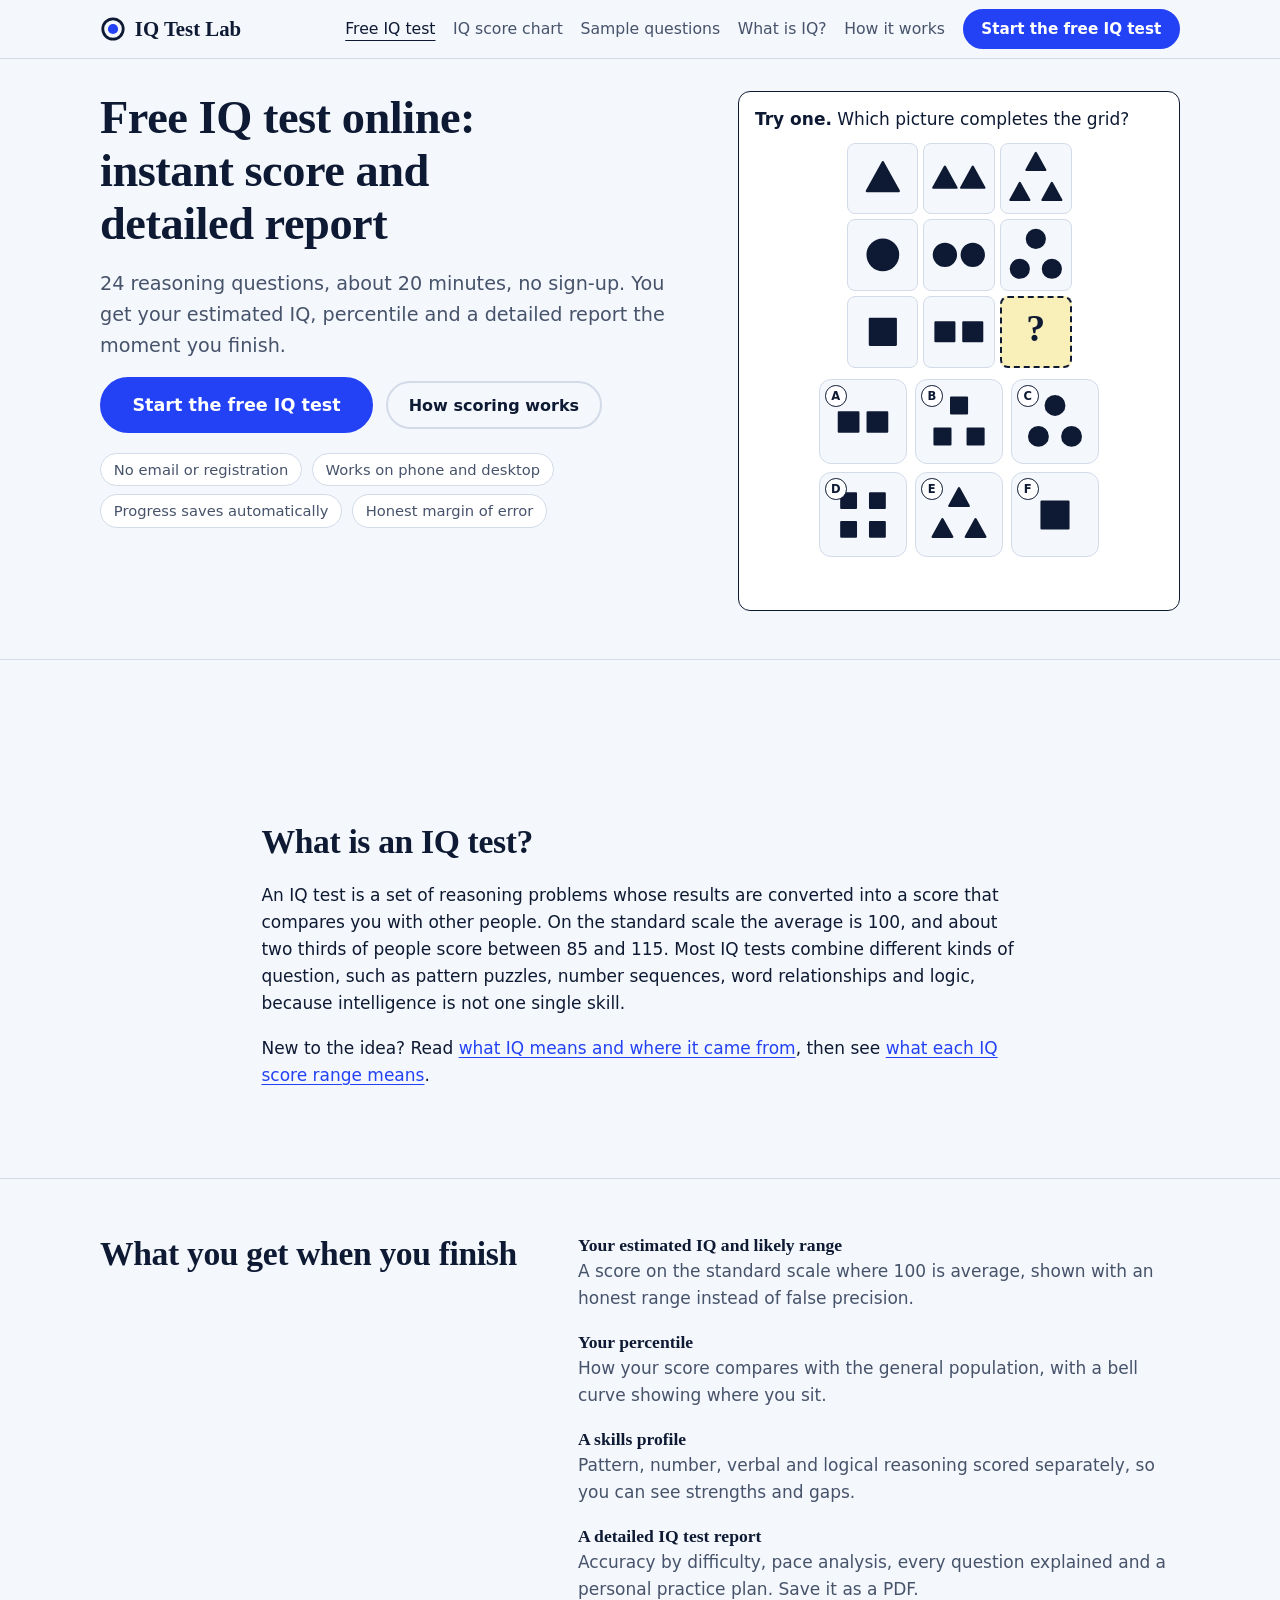
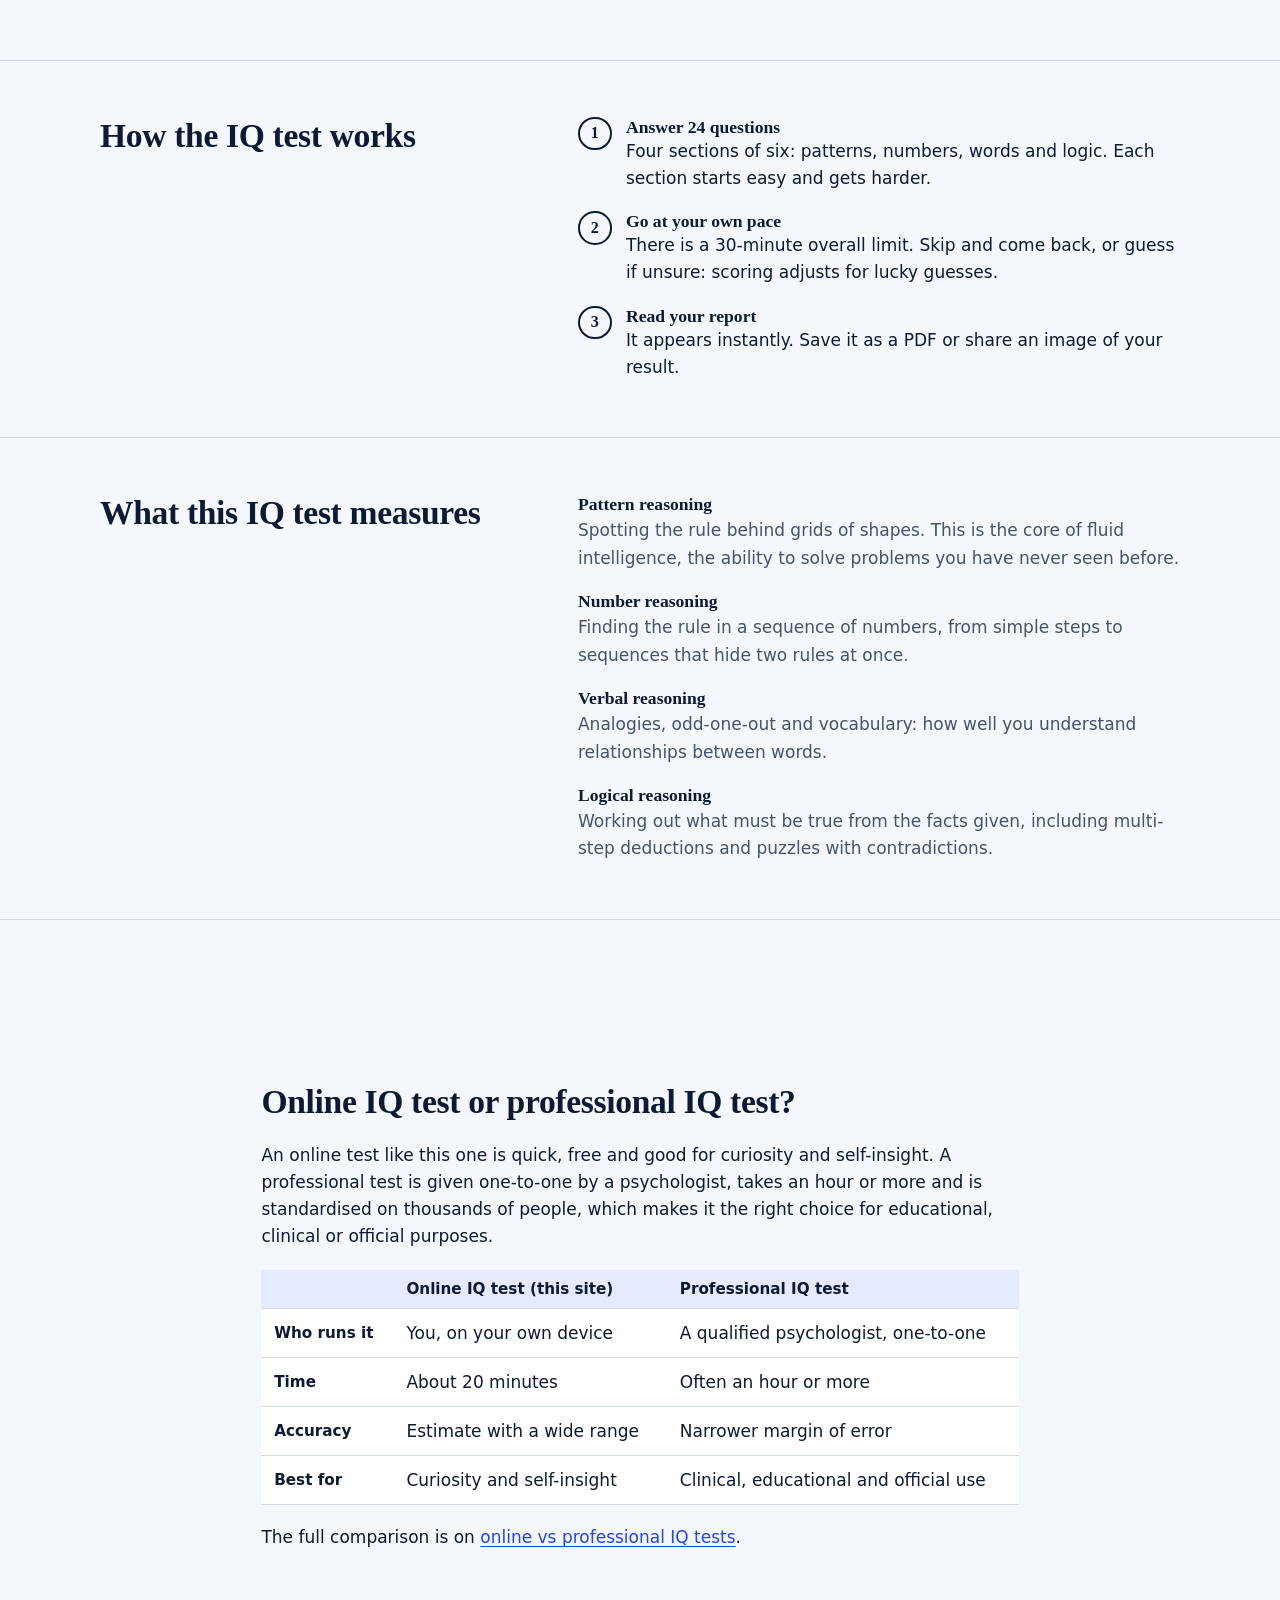
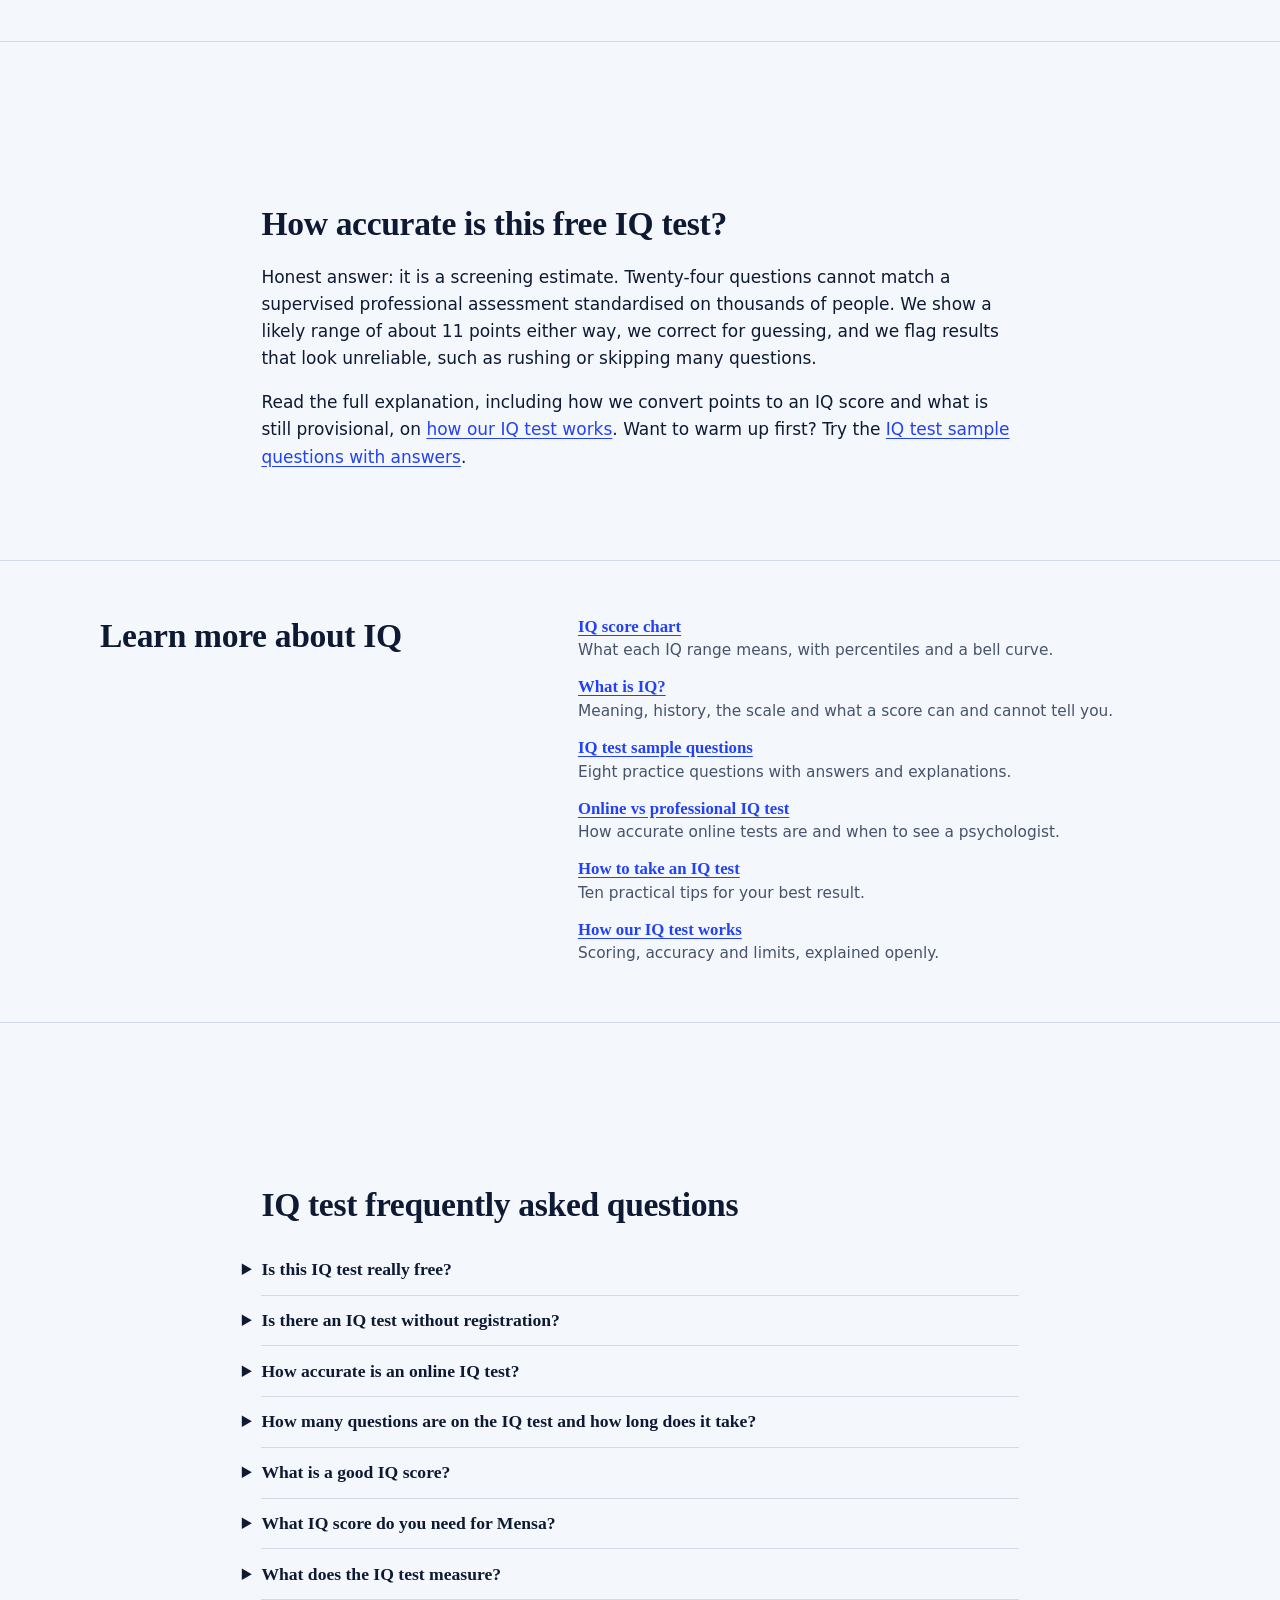
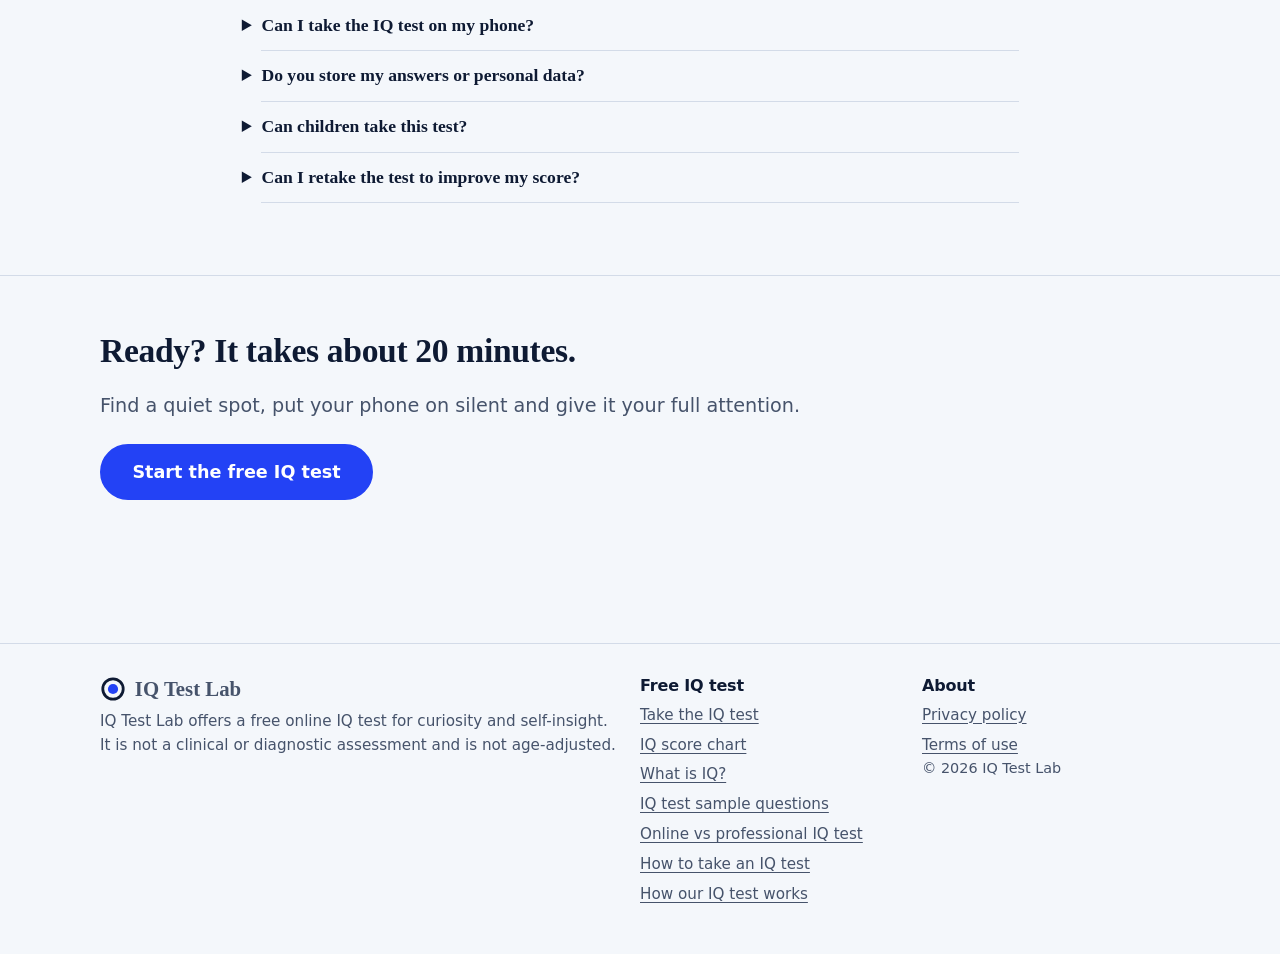
<file: index.html>
<!doctype html>
<html lang="en">
<head>
<meta charset="utf-8">
<meta name="viewport" content="width=device-width, initial-scale=1">
<title>Free IQ Test Online, Instant Results | IQ Test Lab</title>
<meta name="description" content="Take a free IQ test online: 24 questions, about 20 minutes, no sign-up. Get your estimated IQ, percentile and a detailed report instantly.">
<link rel="canonical" href="https://free-iq-test.pages.dev/">
<meta name="robots" content="index,follow,max-image-preview:large">
<meta name="theme-color" content="#F4F7FB" media="(prefers-color-scheme: light)">
<meta name="theme-color" content="#0B1222" media="(prefers-color-scheme: dark)">
<link rel="icon" href="/favicon.svg" type="image/svg+xml">
<link rel="apple-touch-icon" href="/assets/img/apple-touch-icon.png">
<link rel="manifest" href="/manifest.webmanifest">
<meta property="og:type" content="website">
<meta property="og:site_name" content="IQ Test Lab">
<meta property="og:locale" content="en_US">
<meta property="og:title" content="Free IQ Test Online, Instant Results | IQ Test Lab">
<meta property="og:description" content="Take a free IQ test online: 24 questions, about 20 minutes, no sign-up. Get your estimated IQ, percentile and a detailed report instantly.">
<meta property="og:url" content="https://free-iq-test.pages.dev/">
<meta property="og:image" content="https://free-iq-test.pages.dev/assets/img/og-image.png">
<meta property="og:image:width" content="1200">
<meta property="og:image:height" content="630">
<meta property="og:image:alt" content="IQ Test Lab: free IQ test with instant results">
<meta name="twitter:card" content="summary_large_image">
<link rel="stylesheet" href="/assets/css/style.css">
<script type="application/ld+json">{"@context": "https://schema.org", "@type": "Organization", "name": "IQ Test Lab", "url": "https://free-iq-test.pages.dev/", "logo": "https://free-iq-test.pages.dev/assets/img/icon-512.png"}</script>
<script type="application/ld+json">{"@context": "https://schema.org", "@type": "WebSite", "name": "IQ Test Lab", "url": "https://free-iq-test.pages.dev/", "inLanguage": "en"}</script>
<script type="application/ld+json">{"@context": "https://schema.org", "@type": "WebApplication", "name": "IQ Test Lab Free IQ Test", "url": "https://free-iq-test.pages.dev/", "applicationCategory": "EducationalApplication", "operatingSystem": "Any", "browserRequirements": "Requires JavaScript", "inLanguage": "en", "description": "Take a free IQ test online: 24 questions, about 20 minutes, no sign-up. Get your estimated IQ, percentile and a detailed report instantly.", "offers": {"@type": "Offer", "price": "0", "priceCurrency": "USD"}}</script>
<script type="application/ld+json">{"@context": "https://schema.org", "@type": "FAQPage", "mainEntity": [{"@type": "Question", "name": "Is this IQ test really free?", "acceptedAnswer": {"@type": "Answer", "text": "Yes. You can take the full test and see your estimated IQ, percentile, skills profile and detailed report without paying or giving an email address."}}, {"@type": "Question", "name": "Is there an IQ test without registration?", "acceptedAnswer": {"@type": "Answer", "text": "Yes. This test needs no account, no email address and no payment details. Open the test, answer the questions and your results appear when you finish."}}, {"@type": "Question", "name": "How accurate is an online IQ test?", "acceptedAnswer": {"@type": "Answer", "text": "A short online test gives a rough estimate. This one has 24 questions, so the likely range around your score is about 11 points either way. Professional tests are longer, supervised and standardised on thousands of people. Treat your result as a useful indication, not a diagnosis."}}, {"@type": "Question", "name": "How many questions are on the IQ test and how long does it take?", "acceptedAnswer": {"@type": "Answer", "text": "There are 24 questions in four sections of six: patterns, numbers, words and logic. Most people finish in 15 to 22 minutes. There is a 30-minute overall limit, and your progress saves on your device."}}, {"@type": "Question", "name": "What is a good IQ score?", "acceptedAnswer": {"@type": "Answer", "text": "IQ scores are set so that the average is 100. About half of people score between 90 and 109, and about 2 in 100 score 130 or above. See the IQ score chart for every range."}}, {"@type": "Question", "name": "What IQ score do you need for Mensa?", "acceptedAnswer": {"@type": "Answer", "text": "Mensa membership requires a score at or above the 98th percentile on an approved, supervised test. On a scale with a standard deviation of 15 that is roughly an IQ of 130, although the exact number depends on the test. An online estimate cannot qualify you."}}, {"@type": "Question", "name": "What does the IQ test measure?", "acceptedAnswer": {"@type": "Answer", "text": "Four reasoning skills: pattern reasoning with shapes, number sequences, verbal reasoning with word relationships, and logical reasoning. Each skill is scored separately so you can see your profile, not just one number."}}, {"@type": "Question", "name": "Can I take the IQ test on my phone?", "acceptedAnswer": {"@type": "Answer", "text": "Yes. The test is designed for phones, tablets and computers, works in any modern browser and can be installed like an app. Use a quiet place and avoid interruptions for the most accurate result."}}, {"@type": "Question", "name": "Do you store my answers or personal data?", "acceptedAnswer": {"@type": "Answer", "text": "No account or email is needed. Your answers and results stay in your browser on your own device so you can resume and view your report. They are not sent to our servers."}}, {"@type": "Question", "name": "Can children take this test?", "acceptedAnswer": {"@type": "Answer", "text": "It is designed for ages 16 and over and is not age-adjusted, so scores for children would not be meaningful. For a child, ask a qualified educational or clinical psychologist."}}, {"@type": "Question", "name": "Can I retake the test to improve my score?", "acceptedAnswer": {"@type": "Answer", "text": "You can, but the questions stay the same, so retaking soon mostly measures your memory of them. Wait at least four weeks, and use the practice tips in your report in between."}}]}</script>
</head>
<body>
<a class="skip" href="#main">Skip to content</a>
<header class="site-head"><div class="wrap">
<a class="logo" href="/" aria-label="IQ Test Lab home"><svg class="logo-mark" viewBox="0 0 28 28" aria-hidden="true" focusable="false"><circle class="ring" cx="14" cy="14" r="11"/><circle class="dot" cx="14" cy="14" r="5.5"/></svg><span>IQ Test Lab</span></a>
<nav class="site-nav" aria-label="Main"><a href="/" aria-current="page">Free IQ test</a><a href="/iq-score-chart">IQ score chart</a><a href="/iq-test-sample-questions">Sample questions</a><a href="/what-is-iq">What is IQ?</a><a href="/how-iq-tests-work">How it works</a></nav>
<a class="btn btn-primary btn-sm head-cta" href="/test"><span class="long">Start the free IQ test</span><span class="short">Start free test</span></a>
</div></header>
<main id="main">

<div class="wrap"><div class="welcome" id="welcome" hidden></div></div>
<div class="wrap hero">
<div>
<h1>Free IQ test online: instant score and detailed report</h1>
<p class="lede">24 reasoning questions, about 20 minutes, no sign-up. You get your estimated IQ, percentile and a detailed report the moment you finish.</p>
<div class="row"><a class="btn btn-primary btn-lg" href="/test">Start the free IQ test</a><a class="btn btn-ghost" href="/how-iq-tests-work">How scoring works</a></div>
<ul class="chips-line"><li>No email or registration</li><li>Works on phone and desktop</li><li>Progress saves automatically</li><li>Honest margin of error</li></ul>
</div>
<aside class="sample" aria-label="Sample IQ test question">
<div id="sample"><p><strong>Sample question.</strong> Turn on JavaScript to try one here, or start the test.</p></div>
</aside>
</div>

<section class="band"><div class="wrap prose">
<h2>What is an IQ test?</h2>
<p>An IQ test is a set of reasoning problems whose results are converted into a score that compares you with other people. On the standard scale the average is 100, and about two thirds of people score between 85 and 115. Most IQ tests combine different kinds of question, such as pattern puzzles, number sequences, word relationships and logic, because intelligence is not one single skill.</p>
<p>New to the idea? Read <a href="/what-is-iq">what IQ means and where it came from</a>, then see <a href="/iq-score-chart">what each IQ score range means</a>.</p>
</div></section>

<section class="band"><div class="wrap two-col">
<h2>What you get when you finish</h2>
<dl class="defs">
<div><dt>Your estimated IQ and likely range</dt><dd>A score on the standard scale where 100 is average, shown with an honest range instead of false precision.</dd></div>
<div><dt>Your percentile</dt><dd>How your score compares with the general population, with a bell curve showing where you sit.</dd></div>
<div><dt>A skills profile</dt><dd>Pattern, number, verbal and logical reasoning scored separately, so you can see strengths and gaps.</dd></div>
<div><dt>A detailed IQ test report</dt><dd>Accuracy by difficulty, pace analysis, every question explained and a personal practice plan. Save it as a PDF.</dd></div>
</dl></div></section>

<section class="band"><div class="wrap two-col">
<h2>How the IQ test works</h2>
<ol class="steps">
<li><strong>Answer 24 questions</strong>Four sections of six: patterns, numbers, words and logic. Each section starts easy and gets harder.</li>
<li><strong>Go at your own pace</strong>There is a 30-minute overall limit. Skip and come back, or guess if unsure: scoring adjusts for lucky guesses.</li>
<li><strong>Read your report</strong>It appears instantly. Save it as a PDF or share an image of your result.</li>
</ol></div></section>

<section class="band"><div class="wrap two-col">
<h2>What this IQ test measures</h2>
<dl class="defs">
<div><dt>Pattern reasoning</dt><dd>Spotting the rule behind grids of shapes. This is the core of fluid intelligence, the ability to solve problems you have never seen before.</dd></div>
<div><dt>Number reasoning</dt><dd>Finding the rule in a sequence of numbers, from simple steps to sequences that hide two rules at once.</dd></div>
<div><dt>Verbal reasoning</dt><dd>Analogies, odd-one-out and vocabulary: how well you understand relationships between words.</dd></div>
<div><dt>Logical reasoning</dt><dd>Working out what must be true from the facts given, including multi-step deductions and puzzles with contradictions.</dd></div>
</dl></div></section>

<section class="band"><div class="wrap prose">
<h2>Online IQ test or professional IQ test?</h2>
<p>An online test like this one is quick, free and good for curiosity and self-insight. A professional test is given one-to-one by a psychologist, takes an hour or more and is standardised on thousands of people, which makes it the right choice for educational, clinical or official purposes.</p>
<div class="table-wrap"><table><thead><tr><th scope="col"></th><th scope="col">Online IQ test (this site)</th><th scope="col">Professional IQ test</th></tr></thead><tbody>
<tr><th scope="row">Who runs it</th><td>You, on your own device</td><td>A qualified psychologist, one-to-one</td></tr>
<tr><th scope="row">Time</th><td>About 20 minutes</td><td>Often an hour or more</td></tr>
<tr><th scope="row">Accuracy</th><td>Estimate with a wide range</td><td>Narrower margin of error</td></tr>
<tr><th scope="row">Best for</th><td>Curiosity and self-insight</td><td>Clinical, educational and official use</td></tr>
</tbody></table></div>
<p>The full comparison is on <a href="/online-vs-professional-iq-test">online vs professional IQ tests</a>.</p>
</div></section>

<section class="band"><div class="wrap prose">
<h2>How accurate is this free IQ test?</h2>
<p>Honest answer: it is a screening estimate. Twenty-four questions cannot match a supervised professional assessment standardised on thousands of people. We show a likely range of about 11 points either way, we correct for guessing, and we flag results that look unreliable, such as rushing or skipping many questions.</p>
<p>Read the full explanation, including how we convert points to an IQ score and what is still provisional, on <a href="/how-iq-tests-work">how our IQ test works</a>. Want to warm up first? Try the <a href="/iq-test-sample-questions">IQ test sample questions with answers</a>.</p>
</div></section>

<section class="band"><div class="wrap two-col">
<h2>Learn more about IQ</h2>
<ul class="linklist"><li><a href="/iq-score-chart">IQ score chart</a><span>What each IQ range means, with percentiles and a bell curve.</span></li><li><a href="/what-is-iq">What is IQ?</a><span>Meaning, history, the scale and what a score can and cannot tell you.</span></li><li><a href="/iq-test-sample-questions">IQ test sample questions</a><span>Eight practice questions with answers and explanations.</span></li><li><a href="/online-vs-professional-iq-test">Online vs professional IQ test</a><span>How accurate online tests are and when to see a psychologist.</span></li><li><a href="/iq-test-tips">How to take an IQ test</a><span>Ten practical tips for your best result.</span></li><li><a href="/how-iq-tests-work">How our IQ test works</a><span>Scoring, accuracy and limits, explained openly.</span></li></ul></div></section>

<section class="band"><div class="wrap prose">
<h2>IQ test frequently asked questions</h2>
<details class="faq"><summary>Is this IQ test really free?</summary><p>Yes. You can take the full test and see your estimated IQ, percentile, skills profile and detailed report without paying or giving an email address.</p></details><details class="faq"><summary>Is there an IQ test without registration?</summary><p>Yes. This test needs no account, no email address and no payment details. Open the test, answer the questions and your results appear when you finish.</p></details><details class="faq"><summary>How accurate is an online IQ test?</summary><p>A short online test gives a rough estimate. This one has 24 questions, so the likely range around your score is about 11 points either way. Professional tests are longer, supervised and standardised on thousands of people. Treat your result as a useful indication, not a diagnosis.</p></details><details class="faq"><summary>How many questions are on the IQ test and how long does it take?</summary><p>There are 24 questions in four sections of six: patterns, numbers, words and logic. Most people finish in 15 to 22 minutes. There is a 30-minute overall limit, and your progress saves on your device.</p></details><details class="faq"><summary>What is a good IQ score?</summary><p>IQ scores are set so that the average is 100. About half of people score between 90 and 109, and about 2 in 100 score 130 or above. See the IQ score chart for every range.</p></details><details class="faq"><summary>What IQ score do you need for Mensa?</summary><p>Mensa membership requires a score at or above the 98th percentile on an approved, supervised test. On a scale with a standard deviation of 15 that is roughly an IQ of 130, although the exact number depends on the test. An online estimate cannot qualify you.</p></details><details class="faq"><summary>What does the IQ test measure?</summary><p>Four reasoning skills: pattern reasoning with shapes, number sequences, verbal reasoning with word relationships, and logical reasoning. Each skill is scored separately so you can see your profile, not just one number.</p></details><details class="faq"><summary>Can I take the IQ test on my phone?</summary><p>Yes. The test is designed for phones, tablets and computers, works in any modern browser and can be installed like an app. Use a quiet place and avoid interruptions for the most accurate result.</p></details><details class="faq"><summary>Do you store my answers or personal data?</summary><p>No account or email is needed. Your answers and results stay in your browser on your own device so you can resume and view your report. They are not sent to our servers.</p></details><details class="faq"><summary>Can children take this test?</summary><p>It is designed for ages 16 and over and is not age-adjusted, so scores for children would not be meaningful. For a child, ask a qualified educational or clinical psychologist.</p></details><details class="faq"><summary>Can I retake the test to improve my score?</summary><p>You can, but the questions stay the same, so retaking soon mostly measures your memory of them. Wait at least four weeks, and use the practice tips in your report in between.</p></details>
</div></section>

<section class="band"><div class="wrap">
<h2>Ready? It takes about 20 minutes.</h2>
<p class="lede">Find a quiet spot, put your phone on silent and give it your full attention.</p>
<div class="row"><a class="btn btn-primary btn-lg" href="/test">Start the free IQ test</a></div>
</div></section>
</main>
<footer class="site-foot"><div class="wrap cols">
<div><a class="logo" href="/"><svg class="logo-mark" viewBox="0 0 28 28" aria-hidden="true" focusable="false"><circle class="ring" cx="14" cy="14" r="11"/><circle class="dot" cx="14" cy="14" r="5.5"/></svg><span>IQ Test Lab</span></a>
<p>IQ Test Lab offers a free online IQ test for curiosity and self-insight. It is not a clinical or diagnostic assessment and is not age-adjusted.</p></div>
<div><h2>Free IQ test</h2><ul><li><a href="/test">Take the IQ test</a></li><li><a href="/iq-score-chart">IQ score chart</a></li><li><a href="/what-is-iq">What is IQ?</a></li><li><a href="/iq-test-sample-questions">IQ test sample questions</a></li><li><a href="/online-vs-professional-iq-test">Online vs professional IQ test</a></li><li><a href="/iq-test-tips">How to take an IQ test</a></li><li><a href="/how-iq-tests-work">How our IQ test works</a></li></ul></div>
<div><h2>About</h2><ul><li><a href="/privacy">Privacy policy</a></li><li><a href="/terms">Terms of use</a></li></ul><p class="small">&copy; 2026 IQ Test Lab</p><p><button type="button" class="linkbtn" data-install hidden>Install the app</button></p></div>
</div></footer>
<script src="/assets/js/config.js" defer></script>
<script src="/assets/js/sheet.js" defer></script>
<script src="/assets/js/home.js" defer></script>
<script src="/assets/js/pwa.js" defer></script>
</body>
</html>
</file>
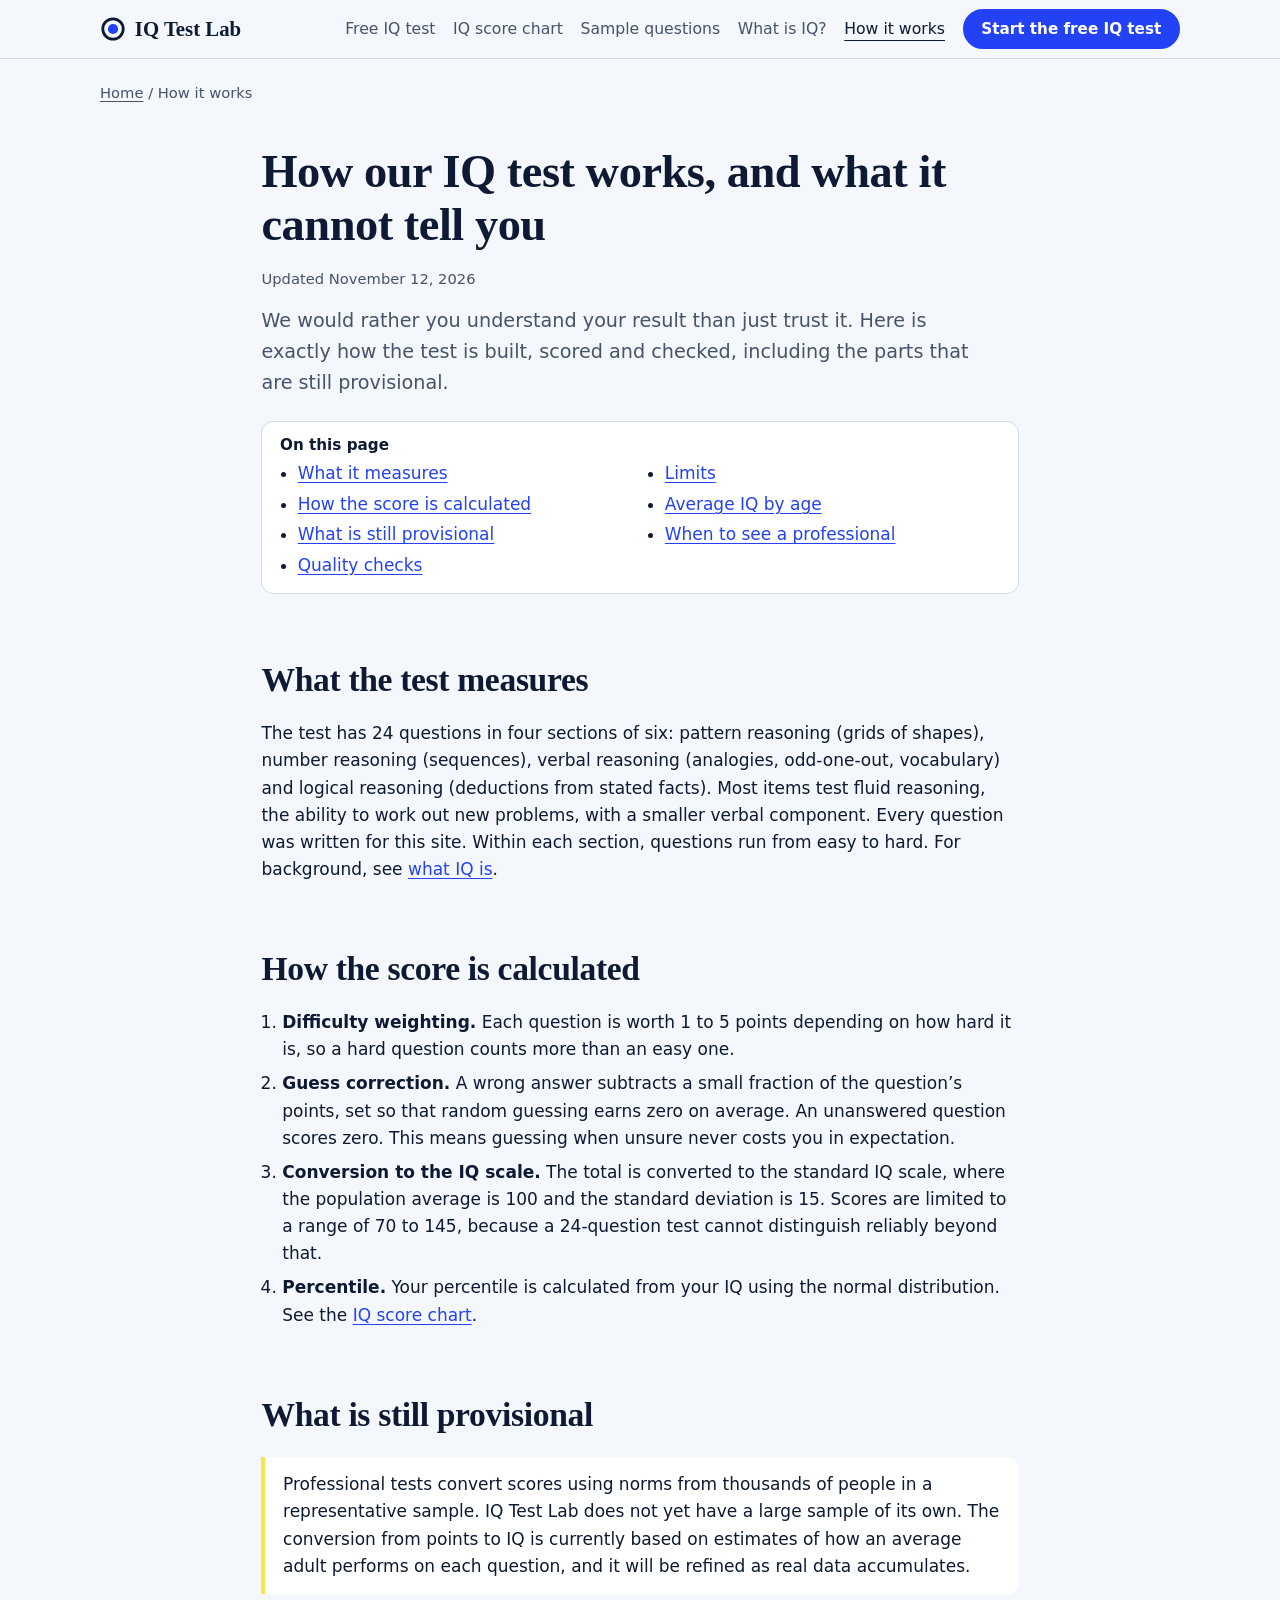
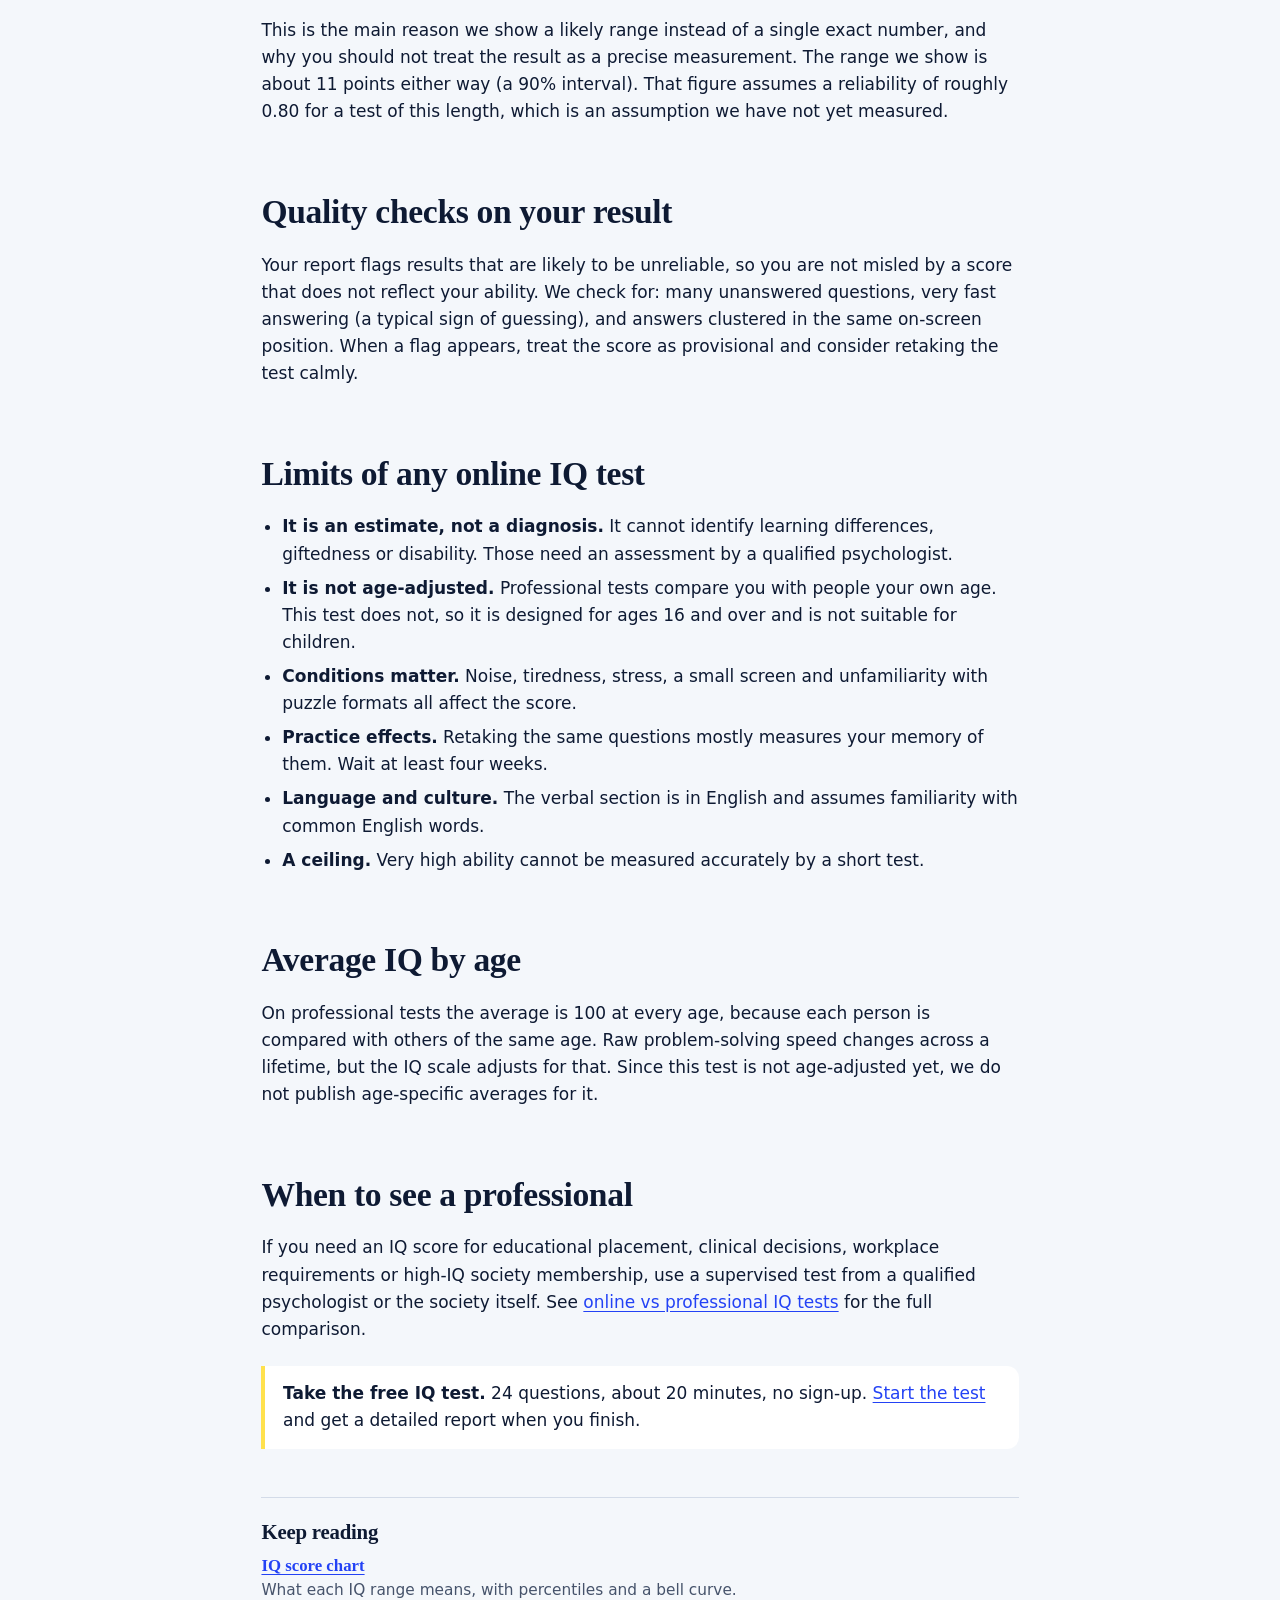
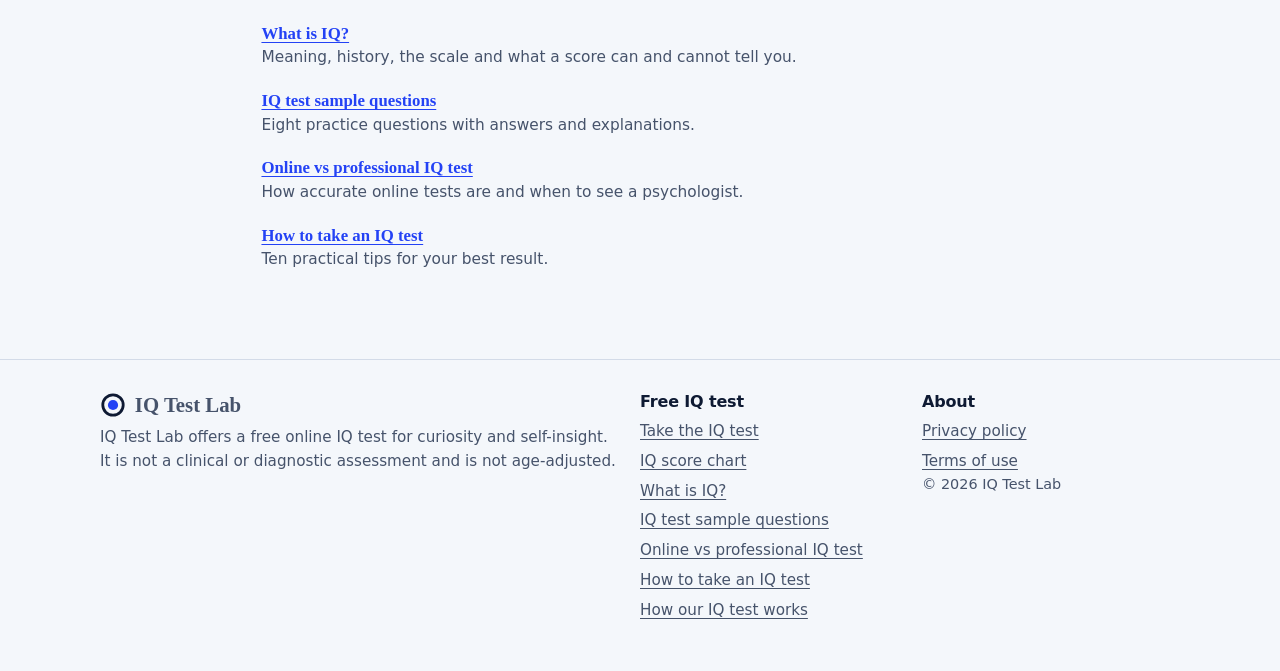
<file: how-iq-tests-work.html>
<!doctype html>
<html lang="en">
<head>
<meta charset="utf-8">
<meta name="viewport" content="width=device-width, initial-scale=1">
<title>How Our IQ Test Works: Scoring and Accuracy | IQ Test Lab</title>
<meta name="description" content="How the IQ Test Lab IQ test is built, scored and checked, how accurate it is, and what an online IQ test cannot tell you.">
<link rel="canonical" href="https://free-iq-test.pages.dev/how-iq-tests-work">
<meta name="robots" content="index,follow,max-image-preview:large">
<meta name="theme-color" content="#F4F7FB" media="(prefers-color-scheme: light)">
<meta name="theme-color" content="#0B1222" media="(prefers-color-scheme: dark)">
<link rel="icon" href="/favicon.svg" type="image/svg+xml">
<link rel="apple-touch-icon" href="/assets/img/apple-touch-icon.png">
<link rel="manifest" href="/manifest.webmanifest">
<meta property="og:type" content="article">
<meta property="og:site_name" content="IQ Test Lab">
<meta property="og:locale" content="en_US">
<meta property="og:title" content="How Our IQ Test Works: Scoring and Accuracy | IQ Test Lab">
<meta property="og:description" content="How the IQ Test Lab IQ test is built, scored and checked, how accurate it is, and what an online IQ test cannot tell you.">
<meta property="og:url" content="https://free-iq-test.pages.dev/how-iq-tests-work">
<meta property="og:image" content="https://free-iq-test.pages.dev/assets/img/og-image.png">
<meta property="og:image:width" content="1200">
<meta property="og:image:height" content="630">
<meta property="og:image:alt" content="IQ Test Lab: free IQ test with instant results">
<meta name="twitter:card" content="summary_large_image">
<link rel="stylesheet" href="/assets/css/style.css">
<script type="application/ld+json">{"@context": "https://schema.org", "@type": "BreadcrumbList", "itemListElement": [{"@type": "ListItem", "position": 1, "name": "Home", "item": "https://free-iq-test.pages.dev/"}, {"@type": "ListItem", "position": 2, "name": "How it works", "item": "https://free-iq-test.pages.dev/how-iq-tests-work"}]}</script>
<script type="application/ld+json">{"@context": "https://schema.org", "@type": "Article", "headline": "How our IQ test works, and what it cannot tell you", "description": "How the IQ Test Lab IQ test is built, scored and checked, how accurate it is, and what an online IQ test cannot tell you.", "datePublished": "2026-11-12", "dateModified": "2026-11-12", "inLanguage": "en", "image": "https://free-iq-test.pages.dev/assets/img/og-image.png", "author": {"@type": "Organization", "name": "IQ Test Lab", "url": "https://free-iq-test.pages.dev/"}, "publisher": {"@type": "Organization", "name": "IQ Test Lab", "logo": {"@type": "ImageObject", "url": "https://free-iq-test.pages.dev/assets/img/icon-512.png"}}, "mainEntityOfPage": "https://free-iq-test.pages.dev/how-iq-tests-work"}</script>
</head>
<body>
<a class="skip" href="#main">Skip to content</a>
<header class="site-head"><div class="wrap">
<a class="logo" href="/" aria-label="IQ Test Lab home"><svg class="logo-mark" viewBox="0 0 28 28" aria-hidden="true" focusable="false"><circle class="ring" cx="14" cy="14" r="11"/><circle class="dot" cx="14" cy="14" r="5.5"/></svg><span>IQ Test Lab</span></a>
<nav class="site-nav" aria-label="Main"><a href="/">Free IQ test</a><a href="/iq-score-chart">IQ score chart</a><a href="/iq-test-sample-questions">Sample questions</a><a href="/what-is-iq">What is IQ?</a><a href="/how-iq-tests-work" aria-current="page">How it works</a></nav>
<a class="btn btn-primary btn-sm head-cta" href="/test"><span class="long">Start the free IQ test</span><span class="short">Start free test</span></a>
</div></header>
<main id="main">
<nav class="crumbs wrap" aria-label="Breadcrumb"><a href="/">Home</a> / <span>How it works</span></nav><div class="wrap prose">
<h1>How our IQ test works, and what it cannot tell you</h1>
<p class="meta">Updated November 12, 2026</p>
<p class="lede">We would rather you understand your result than just trust it. Here is exactly how the test is built, scored and checked, including the parts that are still provisional.</p>
<nav class="toc" aria-label="On this page"><p class="toc-h">On this page</p><ul><li><a href="#measures">What it measures</a></li><li><a href="#scoring">How the score is calculated</a></li><li><a href="#provisional">What is still provisional</a></li><li><a href="#quality">Quality checks</a></li><li><a href="#limits">Limits</a></li><li><a href="#age">Average IQ by age</a></li><li><a href="#pro">When to see a professional</a></li></ul></nav>

<h2 id="measures">What the test measures</h2>
<p>The test has 24 questions in four sections of six: pattern reasoning (grids of shapes), number reasoning (sequences), verbal reasoning (analogies, odd-one-out, vocabulary) and logical reasoning (deductions from stated facts). Most items test fluid reasoning, the ability to work out new problems, with a smaller verbal component. Every question was written for this site. Within each section, questions run from easy to hard. For background, see <a href="/what-is-iq">what IQ is</a>.</p>

<h2 id="scoring">How the score is calculated</h2>
<ol>
<li><strong>Difficulty weighting.</strong> Each question is worth 1 to 5 points depending on how hard it is, so a hard question counts more than an easy one.</li>
<li><strong>Guess correction.</strong> A wrong answer subtracts a small fraction of the question&rsquo;s points, set so that random guessing earns zero on average. An unanswered question scores zero. This means guessing when unsure never costs you in expectation.</li>
<li><strong>Conversion to the IQ scale.</strong> The total is converted to the standard IQ scale, where the population average is 100 and the standard deviation is 15. Scores are limited to a range of 70 to 145, because a 24-question test cannot distinguish reliably beyond that.</li>
<li><strong>Percentile.</strong> Your percentile is calculated from your IQ using the normal distribution. See the <a href="/iq-score-chart">IQ score chart</a>.</li>
</ol>

<h2 id="provisional">What is still provisional</h2>
<div class="callout">Professional tests convert scores using norms from thousands of people in a representative sample. IQ Test Lab does not yet have a large sample of its own. The conversion from points to IQ is currently based on estimates of how an average adult performs on each question, and it will be refined as real data accumulates.</div>
<p>This is the main reason we show a likely range instead of a single exact number, and why you should not treat the result as a precise measurement. The range we show is about 11 points either way (a 90% interval). That figure assumes a reliability of roughly 0.80 for a test of this length, which is an assumption we have not yet measured.</p>

<h2 id="quality">Quality checks on your result</h2>
<p>Your report flags results that are likely to be unreliable, so you are not misled by a score that does not reflect your ability. We check for: many unanswered questions, very fast answering (a typical sign of guessing), and answers clustered in the same on-screen position. When a flag appears, treat the score as provisional and consider retaking the test calmly.</p>

<h2 id="limits">Limits of any online IQ test</h2>
<ul>
<li><strong>It is an estimate, not a diagnosis.</strong> It cannot identify learning differences, giftedness or disability. Those need an assessment by a qualified psychologist.</li>
<li><strong>It is not age-adjusted.</strong> Professional tests compare you with people your own age. This test does not, so it is designed for ages 16 and over and is not suitable for children.</li>
<li><strong>Conditions matter.</strong> Noise, tiredness, stress, a small screen and unfamiliarity with puzzle formats all affect the score.</li>
<li><strong>Practice effects.</strong> Retaking the same questions mostly measures your memory of them. Wait at least four weeks.</li>
<li><strong>Language and culture.</strong> The verbal section is in English and assumes familiarity with common English words.</li>
<li><strong>A ceiling.</strong> Very high ability cannot be measured accurately by a short test.</li>
</ul>

<h2 id="age">Average IQ by age</h2>
<p>On professional tests the average is 100 at every age, because each person is compared with others of the same age. Raw problem-solving speed changes across a lifetime, but the IQ scale adjusts for that. Since this test is not age-adjusted yet, we do not publish age-specific averages for it.</p>

<h2 id="pro">When to see a professional</h2>
<p>If you need an IQ score for educational placement, clinical decisions, workplace requirements or high-IQ society membership, use a supervised test from a qualified psychologist or the society itself. See <a href="/online-vs-professional-iq-test">online vs professional IQ tests</a> for the full comparison.</p>
<div class="callout"><strong>Take the free IQ test.</strong> 24 questions, about 20 minutes, no sign-up. <a href="/test">Start the test</a> and get a detailed report when you finish.</div>
<aside class="keep" aria-label="Keep reading"><h2>Keep reading</h2><ul><li><a href="/iq-score-chart">IQ score chart</a><span>What each IQ range means, with percentiles and a bell curve.</span></li><li><a href="/what-is-iq">What is IQ?</a><span>Meaning, history, the scale and what a score can and cannot tell you.</span></li><li><a href="/iq-test-sample-questions">IQ test sample questions</a><span>Eight practice questions with answers and explanations.</span></li><li><a href="/online-vs-professional-iq-test">Online vs professional IQ test</a><span>How accurate online tests are and when to see a psychologist.</span></li><li><a href="/iq-test-tips">How to take an IQ test</a><span>Ten practical tips for your best result.</span></li></ul></aside>
</div>
</main>
<footer class="site-foot"><div class="wrap cols">
<div><a class="logo" href="/"><svg class="logo-mark" viewBox="0 0 28 28" aria-hidden="true" focusable="false"><circle class="ring" cx="14" cy="14" r="11"/><circle class="dot" cx="14" cy="14" r="5.5"/></svg><span>IQ Test Lab</span></a>
<p>IQ Test Lab offers a free online IQ test for curiosity and self-insight. It is not a clinical or diagnostic assessment and is not age-adjusted.</p></div>
<div><h2>Free IQ test</h2><ul><li><a href="/test">Take the IQ test</a></li><li><a href="/iq-score-chart">IQ score chart</a></li><li><a href="/what-is-iq">What is IQ?</a></li><li><a href="/iq-test-sample-questions">IQ test sample questions</a></li><li><a href="/online-vs-professional-iq-test">Online vs professional IQ test</a></li><li><a href="/iq-test-tips">How to take an IQ test</a></li><li><a href="/how-iq-tests-work">How our IQ test works</a></li></ul></div>
<div><h2>About</h2><ul><li><a href="/privacy">Privacy policy</a></li><li><a href="/terms">Terms of use</a></li></ul><p class="small">&copy; 2026 IQ Test Lab</p><p><button type="button" class="linkbtn" data-install hidden>Install the app</button></p></div>
</div></footer>
<script src="/assets/js/config.js" defer></script>
<script src="/assets/js/pwa.js" defer></script>
</body>
</html>
</file>
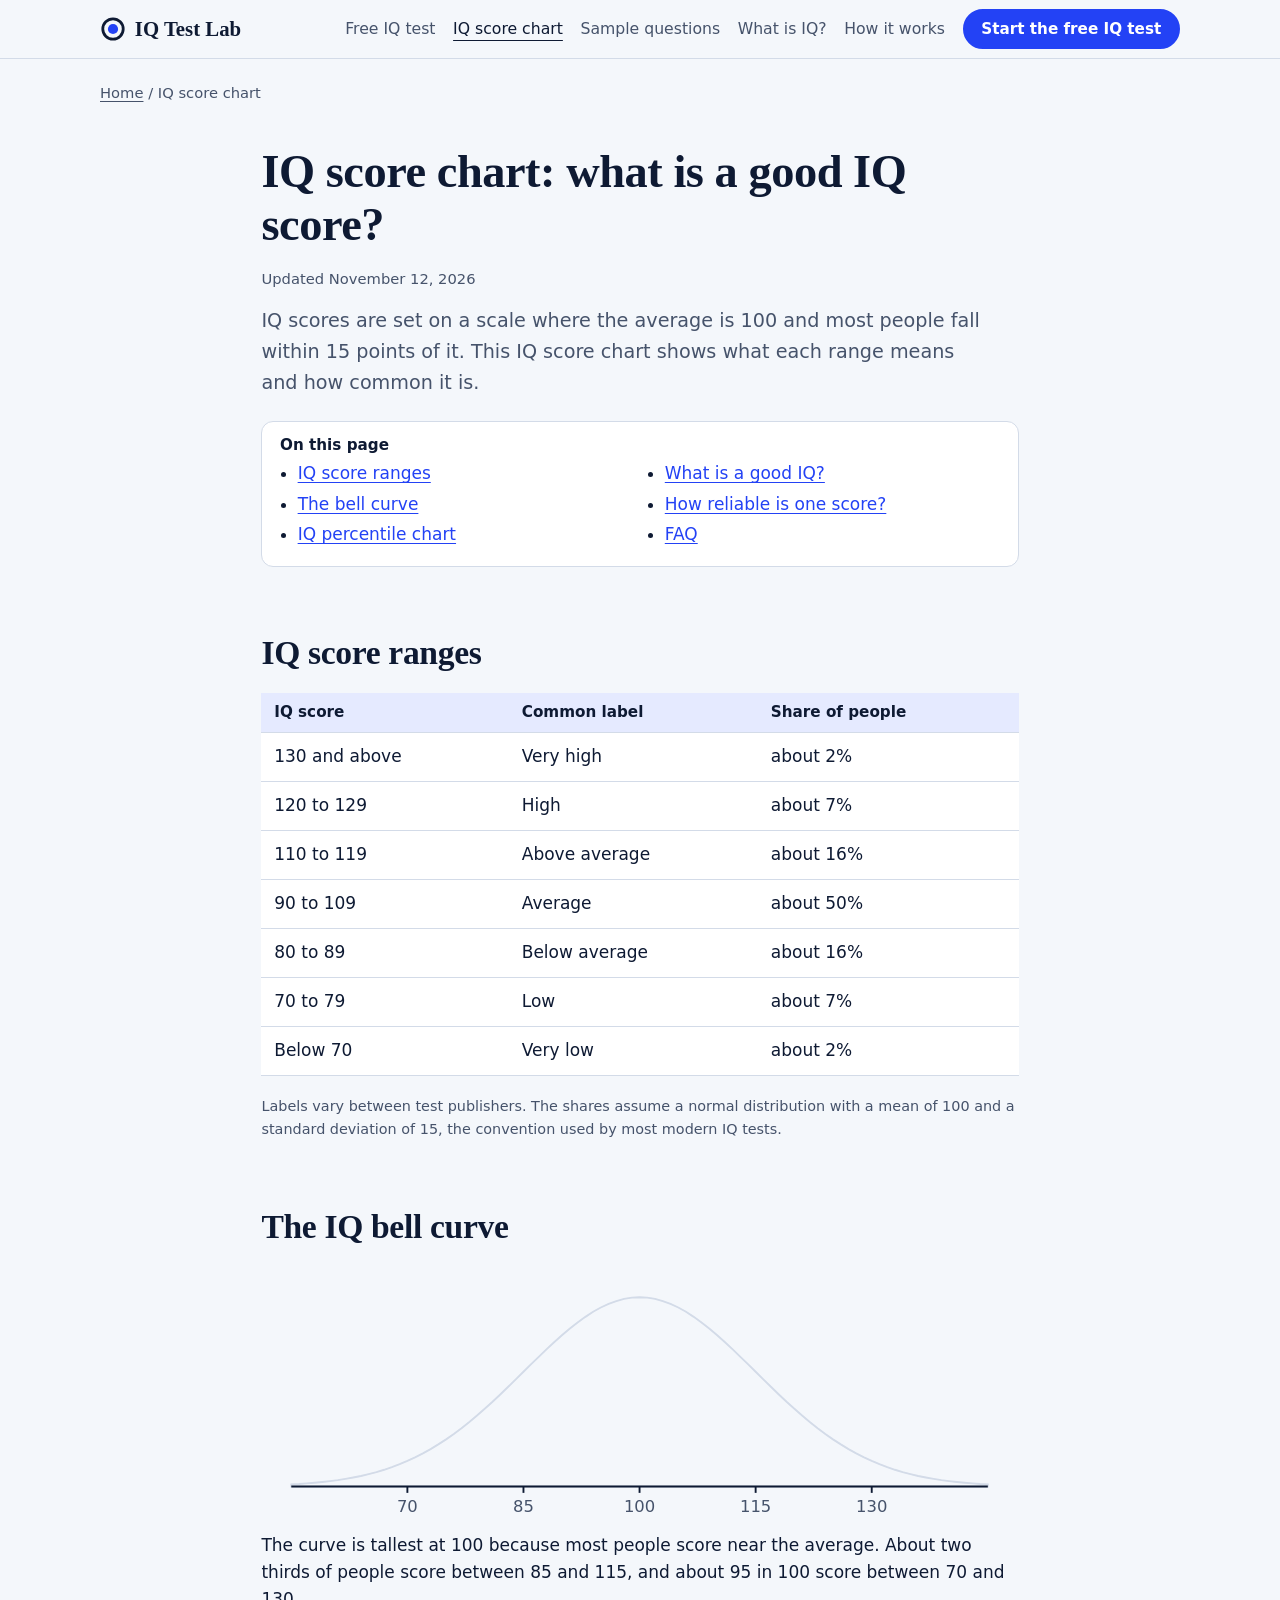
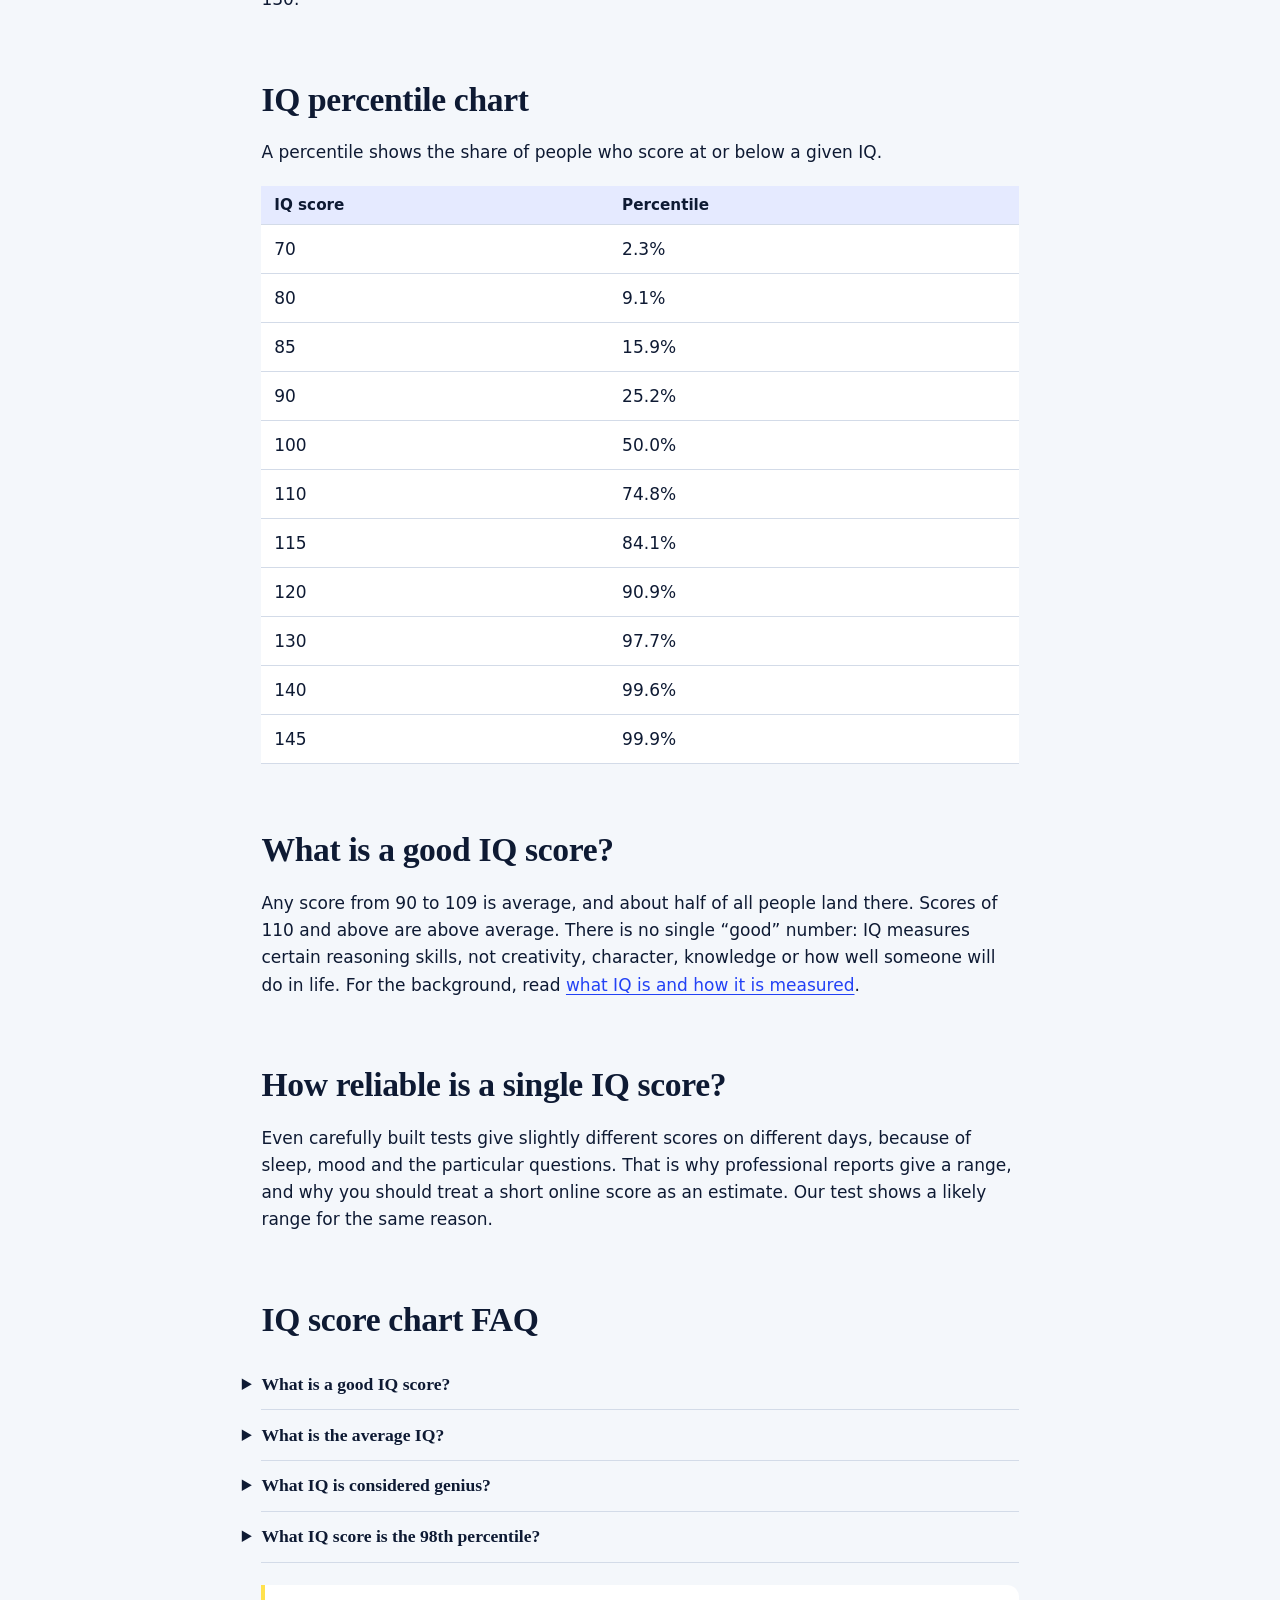
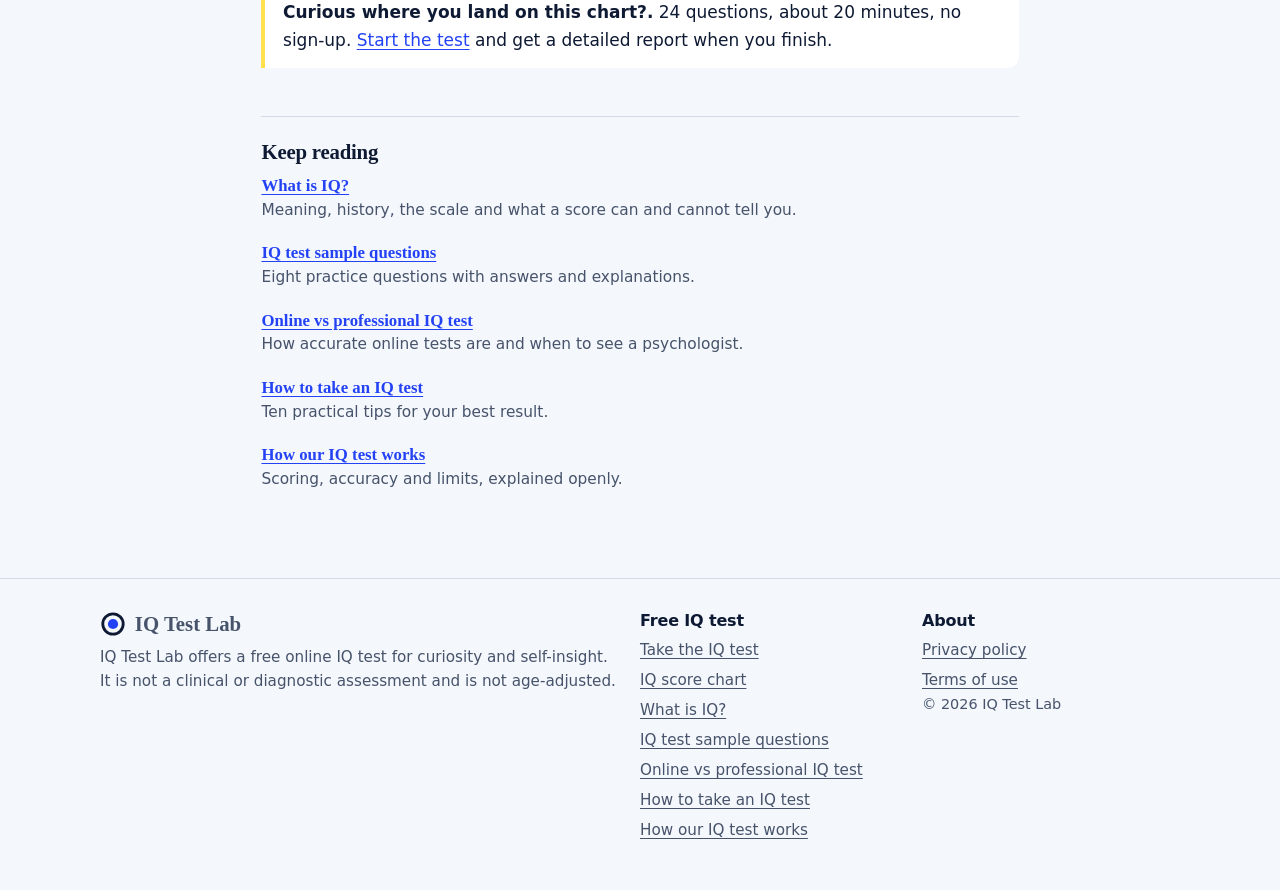
<file: iq-score-chart.html>
<!doctype html>
<html lang="en">
<head>
<meta charset="utf-8">
<meta name="viewport" content="width=device-width, initial-scale=1">
<title>IQ Score Chart: What Is a Good IQ Score? | IQ Test Lab</title>
<meta name="description" content="IQ score chart with ranges, percentiles and a bell curve. Find out what a good IQ score is, what average IQ means and how common each score is.">
<link rel="canonical" href="https://free-iq-test.pages.dev/iq-score-chart">
<meta name="robots" content="index,follow,max-image-preview:large">
<meta name="theme-color" content="#F4F7FB" media="(prefers-color-scheme: light)">
<meta name="theme-color" content="#0B1222" media="(prefers-color-scheme: dark)">
<link rel="icon" href="/favicon.svg" type="image/svg+xml">
<link rel="apple-touch-icon" href="/assets/img/apple-touch-icon.png">
<link rel="manifest" href="/manifest.webmanifest">
<meta property="og:type" content="article">
<meta property="og:site_name" content="IQ Test Lab">
<meta property="og:locale" content="en_US">
<meta property="og:title" content="IQ Score Chart: What Is a Good IQ Score? | IQ Test Lab">
<meta property="og:description" content="IQ score chart with ranges, percentiles and a bell curve. Find out what a good IQ score is, what average IQ means and how common each score is.">
<meta property="og:url" content="https://free-iq-test.pages.dev/iq-score-chart">
<meta property="og:image" content="https://free-iq-test.pages.dev/assets/img/og-image.png">
<meta property="og:image:width" content="1200">
<meta property="og:image:height" content="630">
<meta property="og:image:alt" content="IQ Test Lab: free IQ test with instant results">
<meta name="twitter:card" content="summary_large_image">
<link rel="stylesheet" href="/assets/css/style.css">
<script type="application/ld+json">{"@context": "https://schema.org", "@type": "BreadcrumbList", "itemListElement": [{"@type": "ListItem", "position": 1, "name": "Home", "item": "https://free-iq-test.pages.dev/"}, {"@type": "ListItem", "position": 2, "name": "IQ score chart", "item": "https://free-iq-test.pages.dev/iq-score-chart"}]}</script>
<script type="application/ld+json">{"@context": "https://schema.org", "@type": "Article", "headline": "IQ score chart: what is a good IQ score?", "description": "IQ score chart with ranges, percentiles and a bell curve. Find out what a good IQ score is, what average IQ means and how common each score is.", "datePublished": "2026-11-12", "dateModified": "2026-11-12", "inLanguage": "en", "image": "https://free-iq-test.pages.dev/assets/img/og-image.png", "author": {"@type": "Organization", "name": "IQ Test Lab", "url": "https://free-iq-test.pages.dev/"}, "publisher": {"@type": "Organization", "name": "IQ Test Lab", "logo": {"@type": "ImageObject", "url": "https://free-iq-test.pages.dev/assets/img/icon-512.png"}}, "mainEntityOfPage": "https://free-iq-test.pages.dev/iq-score-chart"}</script>
<script type="application/ld+json">{"@context": "https://schema.org", "@type": "FAQPage", "mainEntity": [{"@type": "Question", "name": "What is a good IQ score?", "acceptedAnswer": {"@type": "Answer", "text": "Any score from 90 to 109 is average, and about half of people land there. Scores of 110 and above are above average, and 130 and above are in the top 2 percent. IQ measures certain reasoning skills, not creativity, character or how well someone will do in life."}}, {"@type": "Question", "name": "What is the average IQ?", "acceptedAnswer": {"@type": "Answer", "text": "The average IQ is 100 by definition. IQ tests are standardised so that the average score of the reference population is 100, with a standard deviation of 15 on most modern tests."}}, {"@type": "Question", "name": "What IQ is considered genius?", "acceptedAnswer": {"@type": "Answer", "text": "There is no official IQ cutoff for genius. Scores of 130 and above are usually described as very high, and scores above 140 are sometimes called the genius range informally. Very high scores cannot be measured reliably by short online tests."}}, {"@type": "Question", "name": "What IQ score is the 98th percentile?", "acceptedAnswer": {"@type": "Answer", "text": "An IQ of about 130 is at roughly the 98th percentile on a scale with a standard deviation of 15. That means about 98 out of 100 people score lower."}}]}</script>
</head>
<body>
<a class="skip" href="#main">Skip to content</a>
<header class="site-head"><div class="wrap">
<a class="logo" href="/" aria-label="IQ Test Lab home"><svg class="logo-mark" viewBox="0 0 28 28" aria-hidden="true" focusable="false"><circle class="ring" cx="14" cy="14" r="11"/><circle class="dot" cx="14" cy="14" r="5.5"/></svg><span>IQ Test Lab</span></a>
<nav class="site-nav" aria-label="Main"><a href="/">Free IQ test</a><a href="/iq-score-chart" aria-current="page">IQ score chart</a><a href="/iq-test-sample-questions">Sample questions</a><a href="/what-is-iq">What is IQ?</a><a href="/how-iq-tests-work">How it works</a></nav>
<a class="btn btn-primary btn-sm head-cta" href="/test"><span class="long">Start the free IQ test</span><span class="short">Start free test</span></a>
</div></header>
<main id="main">
<nav class="crumbs wrap" aria-label="Breadcrumb"><a href="/">Home</a> / <span>IQ score chart</span></nav><div class="wrap prose">
<h1>IQ score chart: what is a good IQ score?</h1>
<p class="meta">Updated November 12, 2026</p>
<p class="lede">IQ scores are set on a scale where the average is 100 and most people fall within 15 points of it. This IQ score chart shows what each range means and how common it is.</p>
<nav class="toc" aria-label="On this page"><p class="toc-h">On this page</p><ul><li><a href="#ranges">IQ score ranges</a></li><li><a href="#curve">The bell curve</a></li><li><a href="#percentiles">IQ percentile chart</a></li><li><a href="#good">What is a good IQ?</a></li><li><a href="#reliable">How reliable is one score?</a></li><li><a href="#faq">FAQ</a></li></ul></nav>

<h2 id="ranges">IQ score ranges</h2>
<div class="table-wrap"><table><thead><tr><th scope="col">IQ score</th><th scope="col">Common label</th><th scope="col">Share of people</th></tr></thead><tbody><tr><td>130 and above</td><td>Very high</td><td>about 2%</td></tr><tr><td>120 to 129</td><td>High</td><td>about 7%</td></tr><tr><td>110 to 119</td><td>Above average</td><td>about 16%</td></tr><tr><td>90 to 109</td><td>Average</td><td>about 50%</td></tr><tr><td>80 to 89</td><td>Below average</td><td>about 16%</td></tr><tr><td>70 to 79</td><td>Low</td><td>about 7%</td></tr><tr><td>Below 70</td><td>Very low</td><td>about 2%</td></tr></tbody></table></div>
<p class="small muted">Labels vary between test publishers. The shares assume a normal distribution with a mean of 100 and a standard deviation of 15, the convention used by most modern IQ tests.</p>

<h2 id="curve">The IQ bell curve</h2>
<svg class="bell" viewBox="0 0 600 210" role="img" aria-label="Bell curve of IQ scores centred on 100. About 68 percent of people score between 85 and 115."><path class="bell-all" d="M24.0,174 L24.0,172.3 L30.1,172.0 L36.3,171.5 L42.4,171.0 L48.5,170.4 L54.7,169.7 L60.8,168.9 L66.9,167.9 L73.1,166.8 L79.2,165.6 L85.3,164.1 L91.5,162.5 L97.6,160.7 L103.7,158.6 L109.9,156.3 L116.0,153.7 L122.1,150.9 L128.3,147.7 L134.4,144.3 L140.5,140.6 L146.7,136.6 L152.8,132.3 L158.9,127.7 L165.1,122.8 L171.2,117.7 L177.3,112.3 L183.5,106.8 L189.6,101.0 L195.7,95.1 L201.9,89.1 L208.0,83.0 L214.1,77.0 L220.3,71.0 L226.4,65.1 L232.5,59.4 L238.7,53.9 L244.8,48.7 L250.9,43.9 L257.1,39.5 L263.2,35.5 L269.3,32.1 L275.5,29.2 L281.6,27.0 L287.7,25.3 L293.9,24.3 L300.0,24.0 L306.1,24.3 L312.3,25.3 L318.4,27.0 L324.5,29.2 L330.7,32.1 L336.8,35.5 L342.9,39.5 L349.1,43.9 L355.2,48.7 L361.3,53.9 L367.5,59.4 L373.6,65.1 L379.7,71.0 L385.9,77.0 L392.0,83.0 L398.1,89.1 L404.3,95.1 L410.4,101.0 L416.5,106.8 L422.7,112.3 L428.8,117.7 L434.9,122.8 L441.1,127.7 L447.2,132.3 L453.3,136.6 L459.5,140.6 L465.6,144.3 L471.7,147.7 L477.9,150.9 L484.0,153.7 L490.1,156.3 L496.3,158.6 L502.4,160.7 L508.5,162.5 L514.7,164.1 L520.8,165.6 L526.9,166.8 L533.1,167.9 L539.2,168.9 L545.3,169.7 L551.5,170.4 L557.6,171.0 L563.7,171.5 L569.9,172.0 L576.0,172.3 L576.0,174 Z"/><line class="bell-base" x1="24" x2="576" y1="174" y2="174"/><line class="bell-tick" x1="116.0" x2="116.0" y1="174" y2="179"/><text class="bell-lbl" x="116.0" y="194" text-anchor="middle">70</text><line class="bell-tick" x1="208.0" x2="208.0" y1="174" y2="179"/><text class="bell-lbl" x="208.0" y="194" text-anchor="middle">85</text><line class="bell-tick" x1="300.0" x2="300.0" y1="174" y2="179"/><text class="bell-lbl" x="300.0" y="194" text-anchor="middle">100</text><line class="bell-tick" x1="392.0" x2="392.0" y1="174" y2="179"/><text class="bell-lbl" x="392.0" y="194" text-anchor="middle">115</text><line class="bell-tick" x1="484.0" x2="484.0" y1="174" y2="179"/><text class="bell-lbl" x="484.0" y="194" text-anchor="middle">130</text></svg>
<p>The curve is tallest at 100 because most people score near the average. About two thirds of people score between 85 and 115, and about 95 in 100 score between 70 and 130.</p>

<h2 id="percentiles">IQ percentile chart</h2>
<p>A percentile shows the share of people who score at or below a given IQ.</p>
<div class="table-wrap"><table><thead><tr><th scope="col">IQ score</th><th scope="col">Percentile</th></tr></thead><tbody><tr><td>70</td><td>2.3%</td></tr><tr><td>80</td><td>9.1%</td></tr><tr><td>85</td><td>15.9%</td></tr><tr><td>90</td><td>25.2%</td></tr><tr><td>100</td><td>50.0%</td></tr><tr><td>110</td><td>74.8%</td></tr><tr><td>115</td><td>84.1%</td></tr><tr><td>120</td><td>90.9%</td></tr><tr><td>130</td><td>97.7%</td></tr><tr><td>140</td><td>99.6%</td></tr><tr><td>145</td><td>99.9%</td></tr></tbody></table></div>

<h2 id="good">What is a good IQ score?</h2>
<p>Any score from 90 to 109 is average, and about half of all people land there. Scores of 110 and above are above average. There is no single &ldquo;good&rdquo; number: IQ measures certain reasoning skills, not creativity, character, knowledge or how well someone will do in life. For the background, read <a href="/what-is-iq">what IQ is and how it is measured</a>.</p>

<h2 id="reliable">How reliable is a single IQ score?</h2>
<p>Even carefully built tests give slightly different scores on different days, because of sleep, mood and the particular questions. That is why professional reports give a range, and why you should treat a short online score as an estimate. Our test shows a likely range for the same reason.</p>

<h2 id="faq">IQ score chart FAQ</h2>
<details class="faq"><summary>What is a good IQ score?</summary><p>Any score from 90 to 109 is average, and about half of people land there. Scores of 110 and above are above average, and 130 and above are in the top 2 percent. IQ measures certain reasoning skills, not creativity, character or how well someone will do in life.</p></details><details class="faq"><summary>What is the average IQ?</summary><p>The average IQ is 100 by definition. IQ tests are standardised so that the average score of the reference population is 100, with a standard deviation of 15 on most modern tests.</p></details><details class="faq"><summary>What IQ is considered genius?</summary><p>There is no official IQ cutoff for genius. Scores of 130 and above are usually described as very high, and scores above 140 are sometimes called the genius range informally. Very high scores cannot be measured reliably by short online tests.</p></details><details class="faq"><summary>What IQ score is the 98th percentile?</summary><p>An IQ of about 130 is at roughly the 98th percentile on a scale with a standard deviation of 15. That means about 98 out of 100 people score lower.</p></details>
<div class="callout"><strong>Curious where you land on this chart?.</strong> 24 questions, about 20 minutes, no sign-up. <a href="/test">Start the test</a> and get a detailed report when you finish.</div>
<aside class="keep" aria-label="Keep reading"><h2>Keep reading</h2><ul><li><a href="/what-is-iq">What is IQ?</a><span>Meaning, history, the scale and what a score can and cannot tell you.</span></li><li><a href="/iq-test-sample-questions">IQ test sample questions</a><span>Eight practice questions with answers and explanations.</span></li><li><a href="/online-vs-professional-iq-test">Online vs professional IQ test</a><span>How accurate online tests are and when to see a psychologist.</span></li><li><a href="/iq-test-tips">How to take an IQ test</a><span>Ten practical tips for your best result.</span></li><li><a href="/how-iq-tests-work">How our IQ test works</a><span>Scoring, accuracy and limits, explained openly.</span></li></ul></aside>
</div>
</main>
<footer class="site-foot"><div class="wrap cols">
<div><a class="logo" href="/"><svg class="logo-mark" viewBox="0 0 28 28" aria-hidden="true" focusable="false"><circle class="ring" cx="14" cy="14" r="11"/><circle class="dot" cx="14" cy="14" r="5.5"/></svg><span>IQ Test Lab</span></a>
<p>IQ Test Lab offers a free online IQ test for curiosity and self-insight. It is not a clinical or diagnostic assessment and is not age-adjusted.</p></div>
<div><h2>Free IQ test</h2><ul><li><a href="/test">Take the IQ test</a></li><li><a href="/iq-score-chart">IQ score chart</a></li><li><a href="/what-is-iq">What is IQ?</a></li><li><a href="/iq-test-sample-questions">IQ test sample questions</a></li><li><a href="/online-vs-professional-iq-test">Online vs professional IQ test</a></li><li><a href="/iq-test-tips">How to take an IQ test</a></li><li><a href="/how-iq-tests-work">How our IQ test works</a></li></ul></div>
<div><h2>About</h2><ul><li><a href="/privacy">Privacy policy</a></li><li><a href="/terms">Terms of use</a></li></ul><p class="small">&copy; 2026 IQ Test Lab</p><p><button type="button" class="linkbtn" data-install hidden>Install the app</button></p></div>
</div></footer>
<script src="/assets/js/config.js" defer></script>
<script src="/assets/js/pwa.js" defer></script>
</body>
</html>
</file>
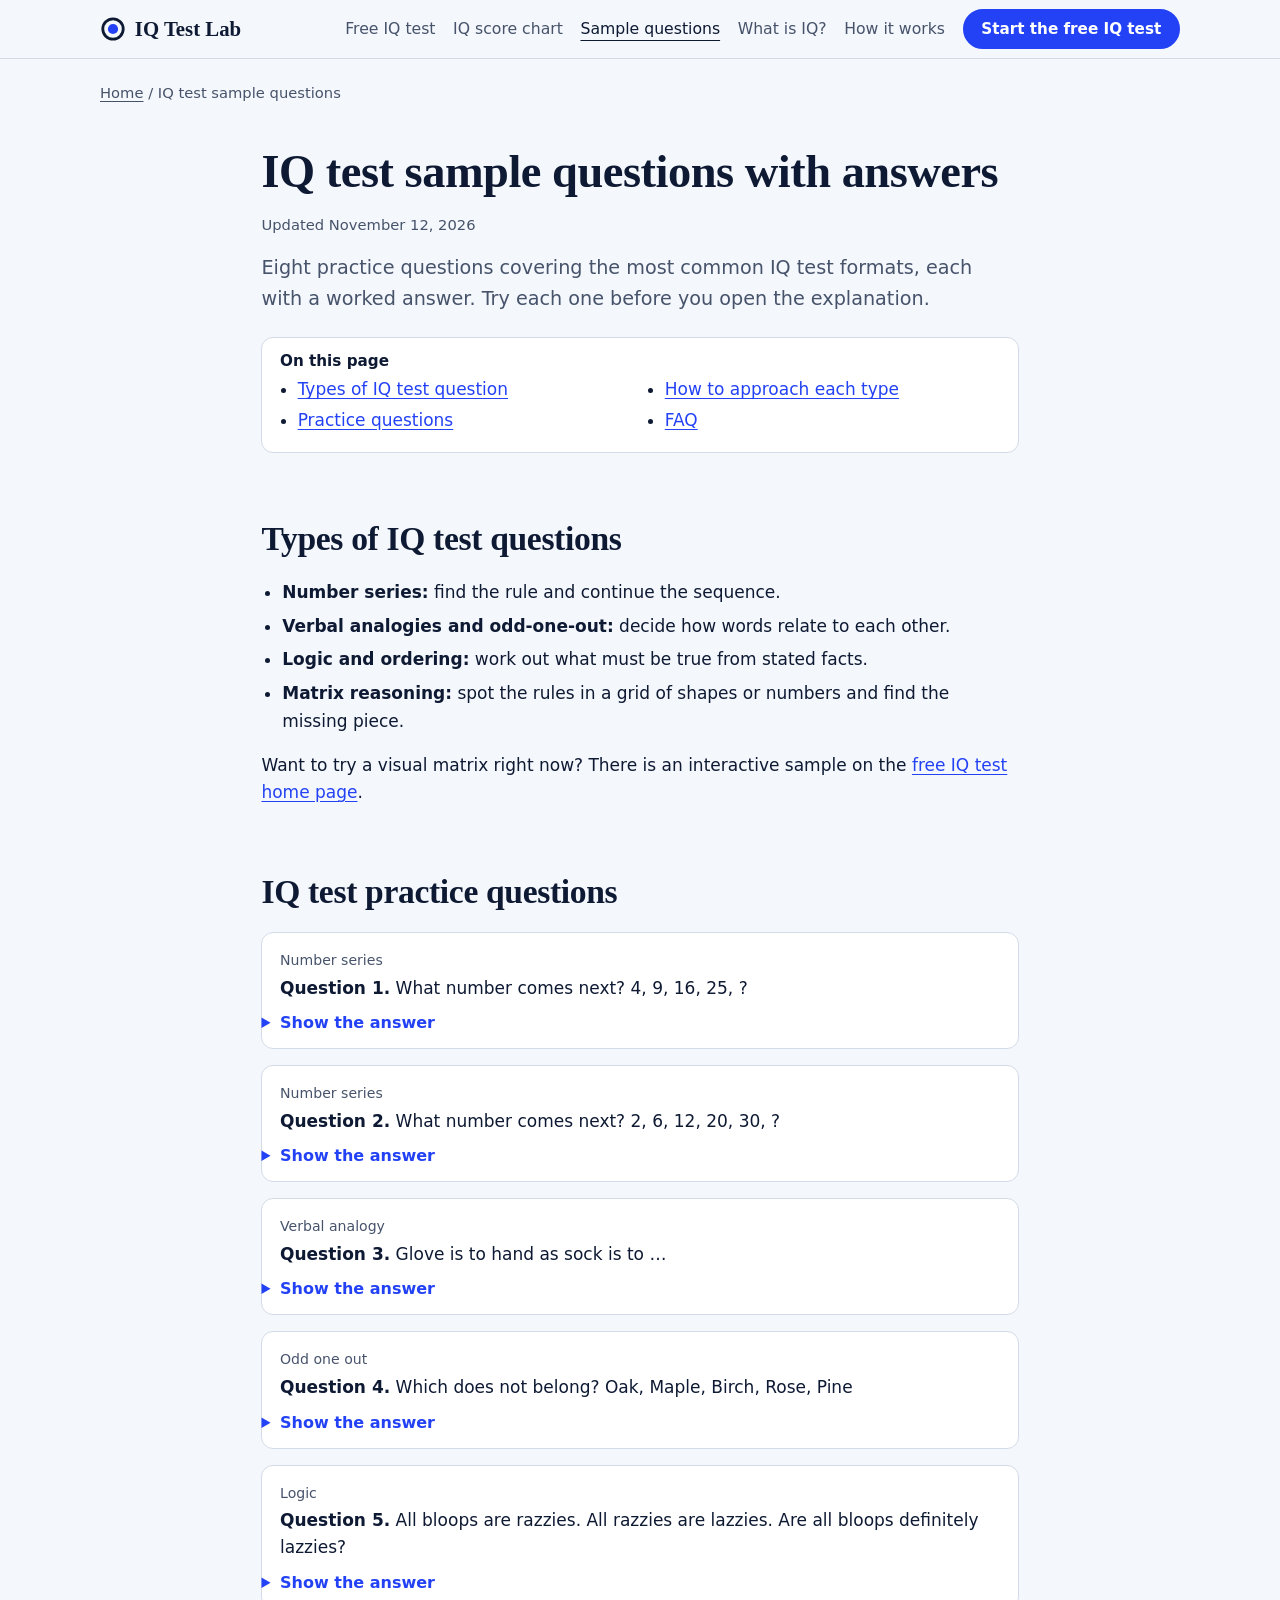
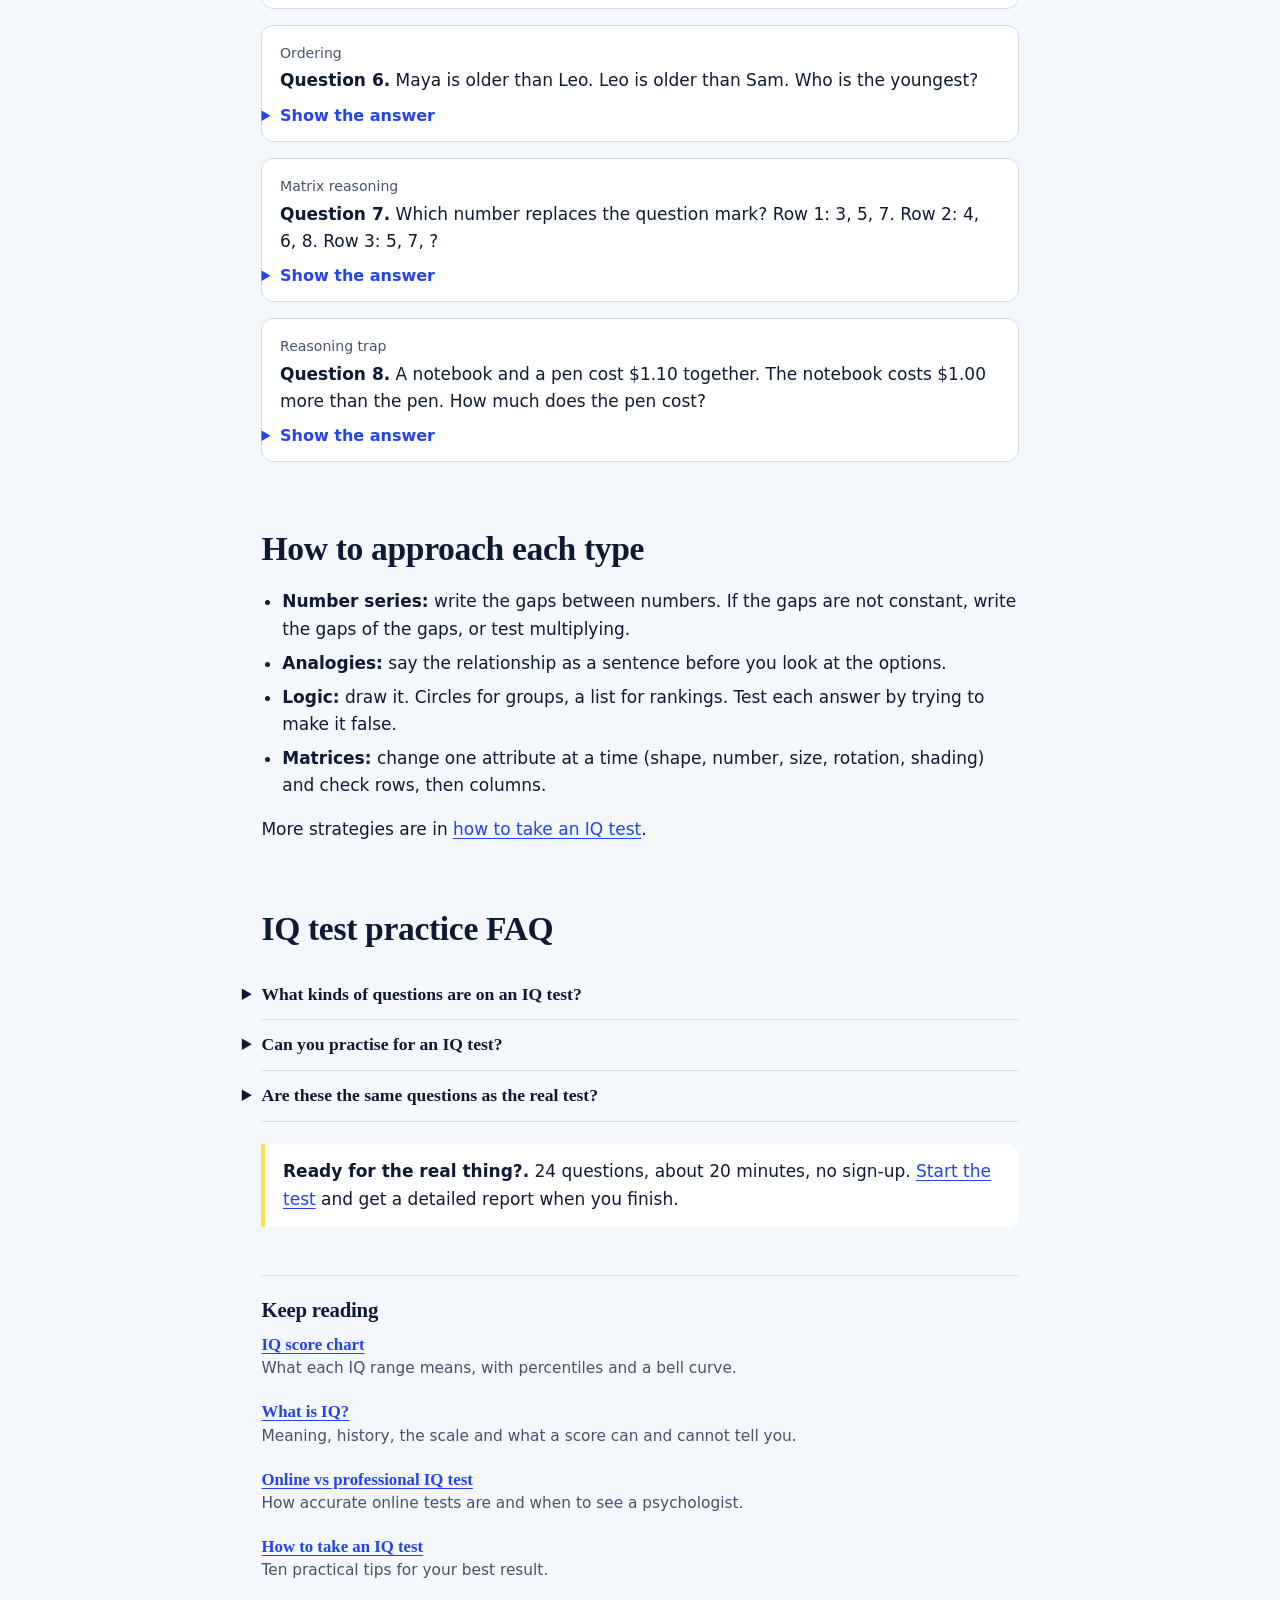
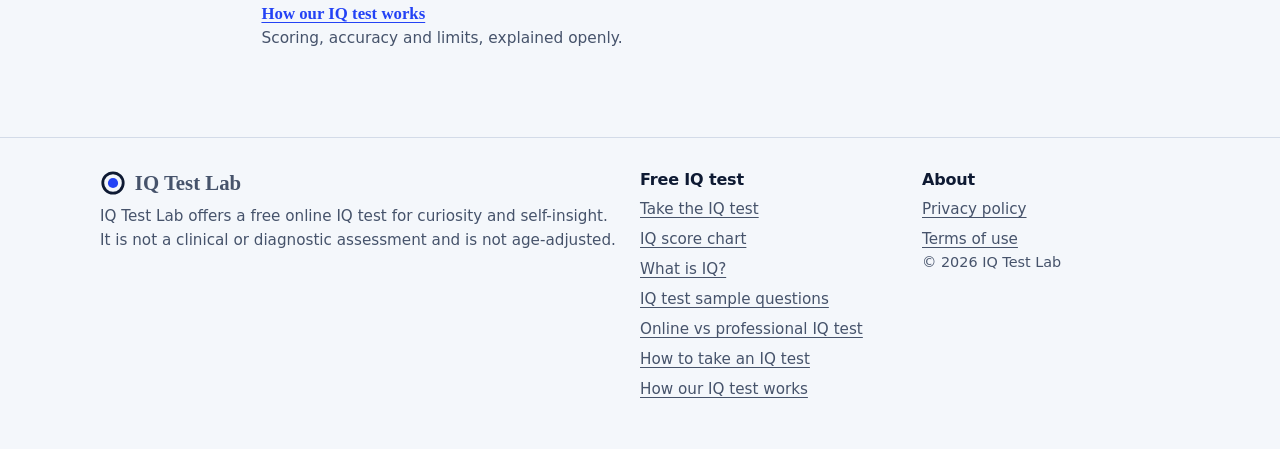
<file: iq-test-sample-questions.html>
<!doctype html>
<html lang="en">
<head>
<meta charset="utf-8">
<meta name="viewport" content="width=device-width, initial-scale=1">
<title>IQ Test Sample Questions With Answers | IQ Test Lab</title>
<meta name="description" content="Practice IQ test sample questions with answers and explanations: number series, analogies, logic and matrix reasoning. Then take the free test.">
<link rel="canonical" href="https://free-iq-test.pages.dev/iq-test-sample-questions">
<meta name="robots" content="index,follow,max-image-preview:large">
<meta name="theme-color" content="#F4F7FB" media="(prefers-color-scheme: light)">
<meta name="theme-color" content="#0B1222" media="(prefers-color-scheme: dark)">
<link rel="icon" href="/favicon.svg" type="image/svg+xml">
<link rel="apple-touch-icon" href="/assets/img/apple-touch-icon.png">
<link rel="manifest" href="/manifest.webmanifest">
<meta property="og:type" content="article">
<meta property="og:site_name" content="IQ Test Lab">
<meta property="og:locale" content="en_US">
<meta property="og:title" content="IQ Test Sample Questions With Answers | IQ Test Lab">
<meta property="og:description" content="Practice IQ test sample questions with answers and explanations: number series, analogies, logic and matrix reasoning. Then take the free test.">
<meta property="og:url" content="https://free-iq-test.pages.dev/iq-test-sample-questions">
<meta property="og:image" content="https://free-iq-test.pages.dev/assets/img/og-image.png">
<meta property="og:image:width" content="1200">
<meta property="og:image:height" content="630">
<meta property="og:image:alt" content="IQ Test Lab: free IQ test with instant results">
<meta name="twitter:card" content="summary_large_image">
<link rel="stylesheet" href="/assets/css/style.css">
<script type="application/ld+json">{"@context": "https://schema.org", "@type": "BreadcrumbList", "itemListElement": [{"@type": "ListItem", "position": 1, "name": "Home", "item": "https://free-iq-test.pages.dev/"}, {"@type": "ListItem", "position": 2, "name": "IQ test sample questions", "item": "https://free-iq-test.pages.dev/iq-test-sample-questions"}]}</script>
<script type="application/ld+json">{"@context": "https://schema.org", "@type": "Article", "headline": "IQ test sample questions with answers", "description": "Practice IQ test sample questions with answers and explanations: number series, analogies, logic and matrix reasoning. Then take the free test.", "datePublished": "2026-11-12", "dateModified": "2026-11-12", "inLanguage": "en", "image": "https://free-iq-test.pages.dev/assets/img/og-image.png", "author": {"@type": "Organization", "name": "IQ Test Lab", "url": "https://free-iq-test.pages.dev/"}, "publisher": {"@type": "Organization", "name": "IQ Test Lab", "logo": {"@type": "ImageObject", "url": "https://free-iq-test.pages.dev/assets/img/icon-512.png"}}, "mainEntityOfPage": "https://free-iq-test.pages.dev/iq-test-sample-questions"}</script>
<script type="application/ld+json">{"@context": "https://schema.org", "@type": "FAQPage", "mainEntity": [{"@type": "Question", "name": "What kinds of questions are on an IQ test?", "acceptedAnswer": {"@type": "Answer", "text": "Most IQ tests mix pattern or matrix puzzles, number series, verbal analogies and vocabulary, logic problems, and often spatial or memory tasks. Short online tests usually use a smaller mix."}}, {"@type": "Question", "name": "Can you practise for an IQ test?", "acceptedAnswer": {"@type": "Answer", "text": "Practice makes the formats familiar, which helps you avoid wasting time, but it does not change underlying ability much. Practise to feel comfortable, then take the test in one calm sitting."}}, {"@type": "Question", "name": "Are these the same questions as the real test?", "acceptedAnswer": {"@type": "Answer", "text": "No. These examples are separate from the questions in our test, so practising here does not give away any answers."}}]}</script>
</head>
<body>
<a class="skip" href="#main">Skip to content</a>
<header class="site-head"><div class="wrap">
<a class="logo" href="/" aria-label="IQ Test Lab home"><svg class="logo-mark" viewBox="0 0 28 28" aria-hidden="true" focusable="false"><circle class="ring" cx="14" cy="14" r="11"/><circle class="dot" cx="14" cy="14" r="5.5"/></svg><span>IQ Test Lab</span></a>
<nav class="site-nav" aria-label="Main"><a href="/">Free IQ test</a><a href="/iq-score-chart">IQ score chart</a><a href="/iq-test-sample-questions" aria-current="page">Sample questions</a><a href="/what-is-iq">What is IQ?</a><a href="/how-iq-tests-work">How it works</a></nav>
<a class="btn btn-primary btn-sm head-cta" href="/test"><span class="long">Start the free IQ test</span><span class="short">Start free test</span></a>
</div></header>
<main id="main">
<nav class="crumbs wrap" aria-label="Breadcrumb"><a href="/">Home</a> / <span>IQ test sample questions</span></nav><div class="wrap prose">
<h1>IQ test sample questions with answers</h1>
<p class="meta">Updated November 12, 2026</p>
<p class="lede">Eight practice questions covering the most common IQ test formats, each with a worked answer. Try each one before you open the explanation.</p>
<nav class="toc" aria-label="On this page"><p class="toc-h">On this page</p><ul><li><a href="#types">Types of IQ test question</a></li><li><a href="#questions">Practice questions</a></li><li><a href="#approach">How to approach each type</a></li><li><a href="#faq">FAQ</a></li></ul></nav>

<h2 id="types">Types of IQ test questions</h2>
<ul>
<li><strong>Number series:</strong> find the rule and continue the sequence.</li>
<li><strong>Verbal analogies and odd-one-out:</strong> decide how words relate to each other.</li>
<li><strong>Logic and ordering:</strong> work out what must be true from stated facts.</li>
<li><strong>Matrix reasoning:</strong> spot the rules in a grid of shapes or numbers and find the missing piece.</li>
</ul>
<p>Want to try a visual matrix right now? There is an interactive sample on the <a href="/">free IQ test home page</a>.</p>

<h2 id="questions">IQ test practice questions</h2>
<div class="qa"><p class="qa-type">Number series</p><p class="qa-q"><strong>Question 1.</strong> What number comes next?  4, 9, 16, 25, ?</p><details class="faq reveal"><summary>Show the answer</summary><p><strong>36.</strong> These are the square numbers: 2&sup2;, 3&sup2;, 4&sup2;, 5&sup2;. The next is 6&sup2; = 36.</p></details></div><div class="qa"><p class="qa-type">Number series</p><p class="qa-q"><strong>Question 2.</strong> What number comes next?  2, 6, 12, 20, 30, ?</p><details class="faq reveal"><summary>Show the answer</summary><p><strong>42.</strong> The gaps are 4, 6, 8, 10, so the next gap is 12, and 30 + 12 = 42.</p></details></div><div class="qa"><p class="qa-type">Verbal analogy</p><p class="qa-q"><strong>Question 3.</strong> Glove is to hand as sock is to &hellip;</p><details class="faq reveal"><summary>Show the answer</summary><p><strong>foot.</strong> A glove is worn on a hand; a sock is worn on a foot. Put the relationship into a sentence first, then apply it.</p></details></div><div class="qa"><p class="qa-type">Odd one out</p><p class="qa-q"><strong>Question 4.</strong> Which does not belong?  Oak, Maple, Birch, Rose, Pine</p><details class="faq reveal"><summary>Show the answer</summary><p><strong>Rose.</strong> Oak, maple, birch and pine are trees. A rose is a flowering shrub.</p></details></div><div class="qa"><p class="qa-type">Logic</p><p class="qa-q"><strong>Question 5.</strong> All bloops are razzies. All razzies are lazzies. Are all bloops definitely lazzies?</p><details class="faq reveal"><summary>Show the answer</summary><p><strong>Yes.</strong> Bloops fit inside razzies, and razzies fit inside lazzies, so bloops must fit inside lazzies. Made-up words stop prior knowledge from getting in the way.</p></details></div><div class="qa"><p class="qa-type">Ordering</p><p class="qa-q"><strong>Question 6.</strong> Maya is older than Leo. Leo is older than Sam. Who is the youngest?</p><details class="faq reveal"><summary>Show the answer</summary><p><strong>Sam.</strong> Chain the clues: Maya &gt; Leo &gt; Sam. Sam is at the end of the chain.</p></details></div><div class="qa"><p class="qa-type">Matrix reasoning</p><p class="qa-q"><strong>Question 7.</strong> Which number replaces the question mark?  Row 1: 3, 5, 7.  Row 2: 4, 6, 8.  Row 3: 5, 7, ?</p><details class="faq reveal"><summary>Show the answer</summary><p><strong>9.</strong> Each row goes up by 2 across, and each column goes up by 1 going down (7, 8, 9).</p></details></div><div class="qa"><p class="qa-type">Reasoning trap</p><p class="qa-q"><strong>Question 8.</strong> A notebook and a pen cost $1.10 together. The notebook costs $1.00 more than the pen. How much does the pen cost?</p><details class="faq reveal"><summary>Show the answer</summary><p><strong>5 cents.</strong> If the pen were 10 cents, the notebook would be $1.10 and the total $1.20. Let the pen be x: x + (x + 1.00) = 1.10, so x = 0.05.</p></details></div>

<h2 id="approach">How to approach each type</h2>
<ul>
<li><strong>Number series:</strong> write the gaps between numbers. If the gaps are not constant, write the gaps of the gaps, or test multiplying.</li>
<li><strong>Analogies:</strong> say the relationship as a sentence before you look at the options.</li>
<li><strong>Logic:</strong> draw it. Circles for groups, a list for rankings. Test each answer by trying to make it false.</li>
<li><strong>Matrices:</strong> change one attribute at a time (shape, number, size, rotation, shading) and check rows, then columns.</li>
</ul>
<p>More strategies are in <a href="/iq-test-tips">how to take an IQ test</a>.</p>

<h2 id="faq">IQ test practice FAQ</h2>
<details class="faq"><summary>What kinds of questions are on an IQ test?</summary><p>Most IQ tests mix pattern or matrix puzzles, number series, verbal analogies and vocabulary, logic problems, and often spatial or memory tasks. Short online tests usually use a smaller mix.</p></details><details class="faq"><summary>Can you practise for an IQ test?</summary><p>Practice makes the formats familiar, which helps you avoid wasting time, but it does not change underlying ability much. Practise to feel comfortable, then take the test in one calm sitting.</p></details><details class="faq"><summary>Are these the same questions as the real test?</summary><p>No. These examples are separate from the questions in our test, so practising here does not give away any answers.</p></details>
<div class="callout"><strong>Ready for the real thing?.</strong> 24 questions, about 20 minutes, no sign-up. <a href="/test">Start the test</a> and get a detailed report when you finish.</div>
<aside class="keep" aria-label="Keep reading"><h2>Keep reading</h2><ul><li><a href="/iq-score-chart">IQ score chart</a><span>What each IQ range means, with percentiles and a bell curve.</span></li><li><a href="/what-is-iq">What is IQ?</a><span>Meaning, history, the scale and what a score can and cannot tell you.</span></li><li><a href="/online-vs-professional-iq-test">Online vs professional IQ test</a><span>How accurate online tests are and when to see a psychologist.</span></li><li><a href="/iq-test-tips">How to take an IQ test</a><span>Ten practical tips for your best result.</span></li><li><a href="/how-iq-tests-work">How our IQ test works</a><span>Scoring, accuracy and limits, explained openly.</span></li></ul></aside>
</div>
</main>
<footer class="site-foot"><div class="wrap cols">
<div><a class="logo" href="/"><svg class="logo-mark" viewBox="0 0 28 28" aria-hidden="true" focusable="false"><circle class="ring" cx="14" cy="14" r="11"/><circle class="dot" cx="14" cy="14" r="5.5"/></svg><span>IQ Test Lab</span></a>
<p>IQ Test Lab offers a free online IQ test for curiosity and self-insight. It is not a clinical or diagnostic assessment and is not age-adjusted.</p></div>
<div><h2>Free IQ test</h2><ul><li><a href="/test">Take the IQ test</a></li><li><a href="/iq-score-chart">IQ score chart</a></li><li><a href="/what-is-iq">What is IQ?</a></li><li><a href="/iq-test-sample-questions">IQ test sample questions</a></li><li><a href="/online-vs-professional-iq-test">Online vs professional IQ test</a></li><li><a href="/iq-test-tips">How to take an IQ test</a></li><li><a href="/how-iq-tests-work">How our IQ test works</a></li></ul></div>
<div><h2>About</h2><ul><li><a href="/privacy">Privacy policy</a></li><li><a href="/terms">Terms of use</a></li></ul><p class="small">&copy; 2026 IQ Test Lab</p><p><button type="button" class="linkbtn" data-install hidden>Install the app</button></p></div>
</div></footer>
<script src="/assets/js/config.js" defer></script>
<script src="/assets/js/pwa.js" defer></script>
</body>
</html>
</file>
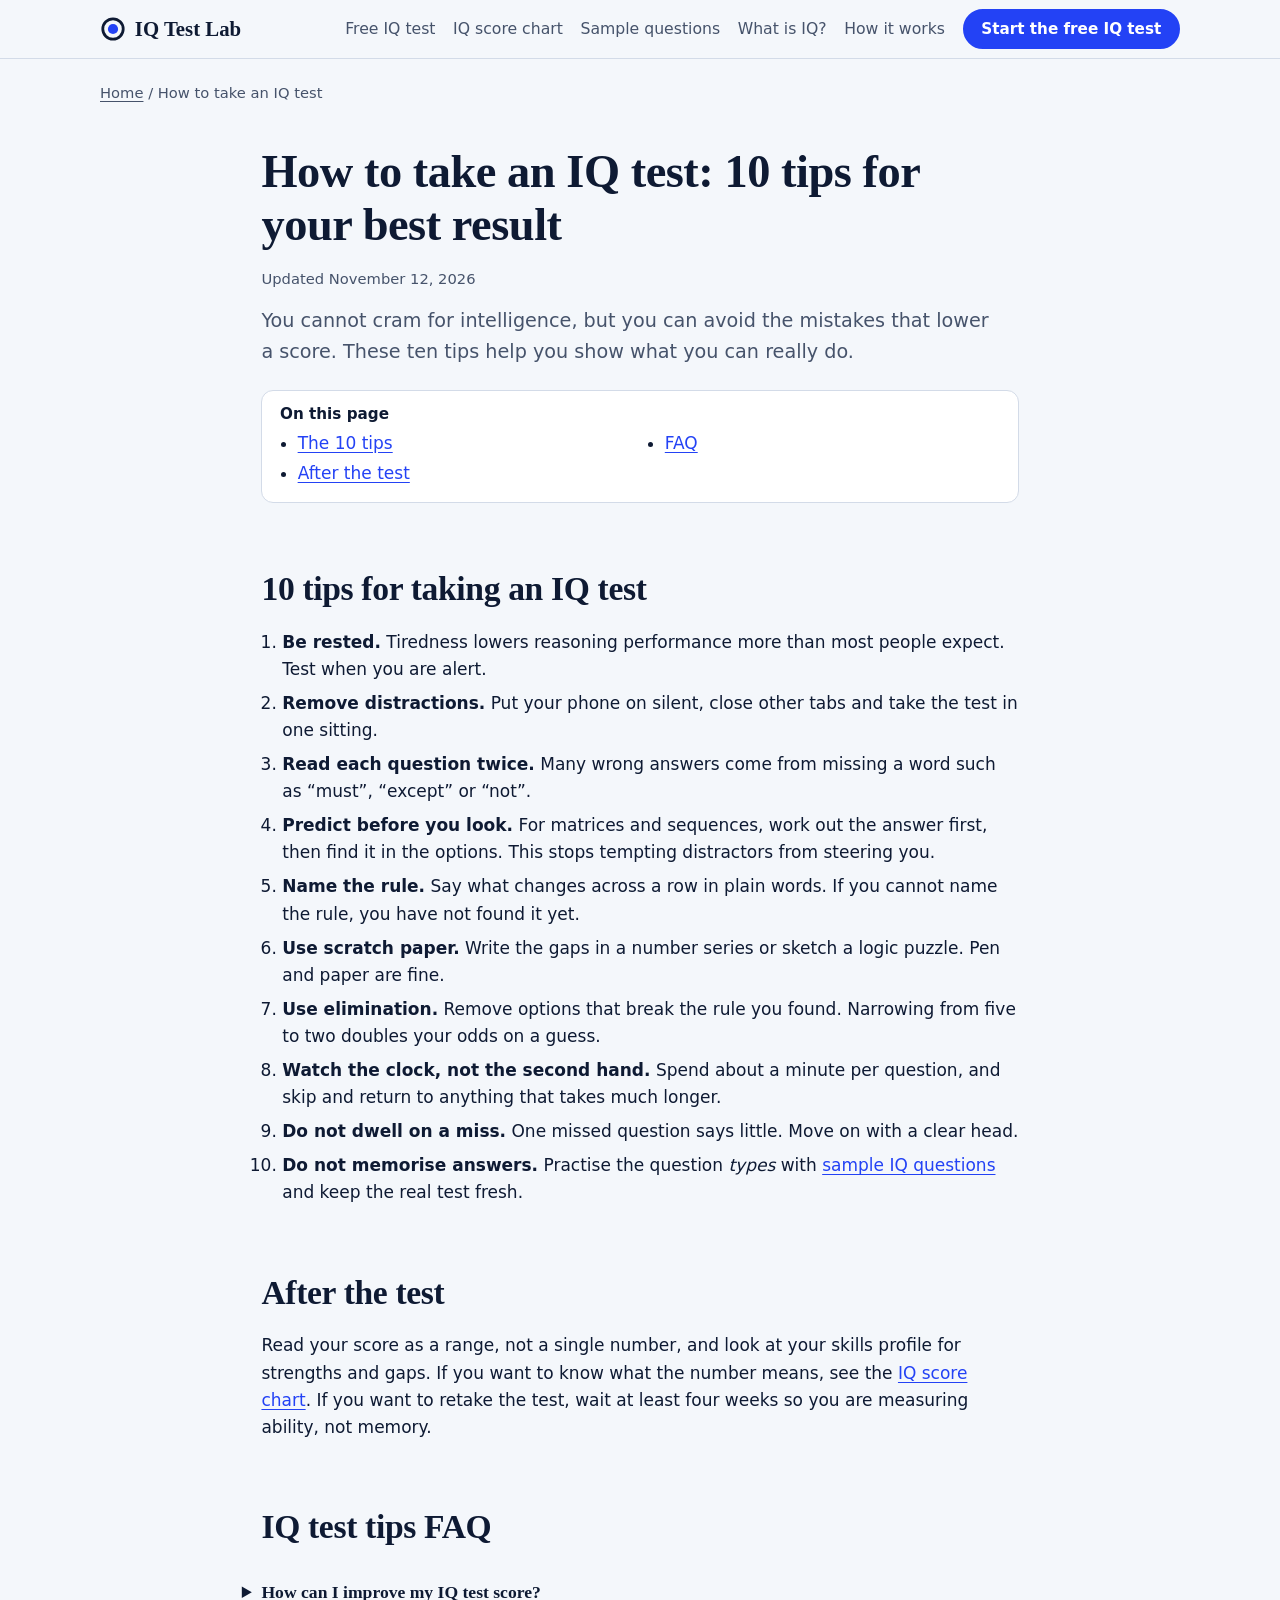
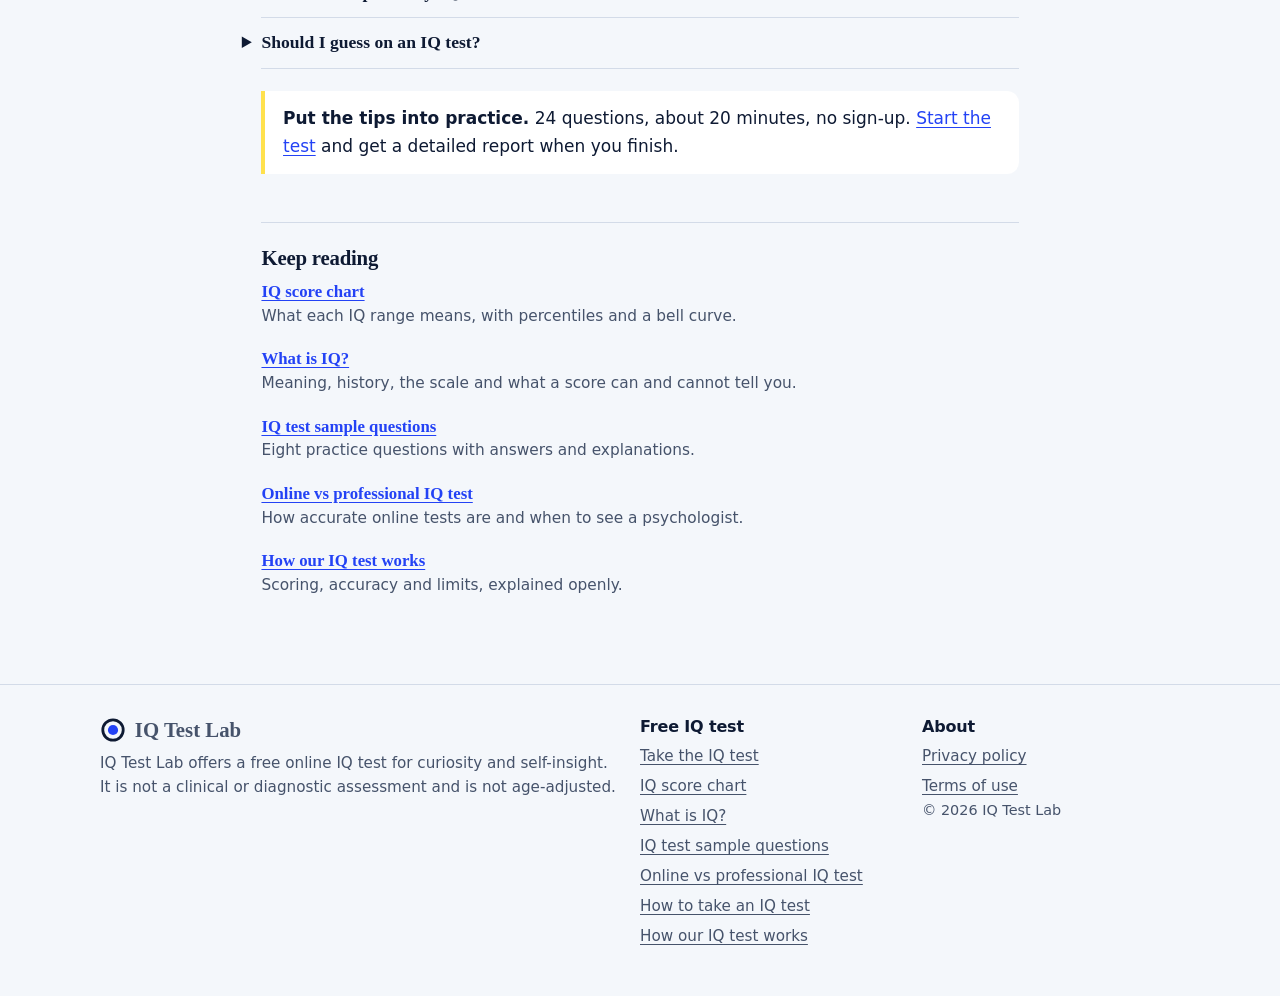
<file: iq-test-tips.html>
<!doctype html>
<html lang="en">
<head>
<meta charset="utf-8">
<meta name="viewport" content="width=device-width, initial-scale=1">
<title>How to Take an IQ Test: 10 Tips | IQ Test Lab</title>
<meta name="description" content="How to take an IQ test and get your best result: 10 practical tips on preparation, time, pattern puzzles, number series and avoiding common mistakes.">
<link rel="canonical" href="https://free-iq-test.pages.dev/iq-test-tips">
<meta name="robots" content="index,follow,max-image-preview:large">
<meta name="theme-color" content="#F4F7FB" media="(prefers-color-scheme: light)">
<meta name="theme-color" content="#0B1222" media="(prefers-color-scheme: dark)">
<link rel="icon" href="/favicon.svg" type="image/svg+xml">
<link rel="apple-touch-icon" href="/assets/img/apple-touch-icon.png">
<link rel="manifest" href="/manifest.webmanifest">
<meta property="og:type" content="article">
<meta property="og:site_name" content="IQ Test Lab">
<meta property="og:locale" content="en_US">
<meta property="og:title" content="How to Take an IQ Test: 10 Tips | IQ Test Lab">
<meta property="og:description" content="How to take an IQ test and get your best result: 10 practical tips on preparation, time, pattern puzzles, number series and avoiding common mistakes.">
<meta property="og:url" content="https://free-iq-test.pages.dev/iq-test-tips">
<meta property="og:image" content="https://free-iq-test.pages.dev/assets/img/og-image.png">
<meta property="og:image:width" content="1200">
<meta property="og:image:height" content="630">
<meta property="og:image:alt" content="IQ Test Lab: free IQ test with instant results">
<meta name="twitter:card" content="summary_large_image">
<link rel="stylesheet" href="/assets/css/style.css">
<script type="application/ld+json">{"@context": "https://schema.org", "@type": "BreadcrumbList", "itemListElement": [{"@type": "ListItem", "position": 1, "name": "Home", "item": "https://free-iq-test.pages.dev/"}, {"@type": "ListItem", "position": 2, "name": "How to take an IQ test", "item": "https://free-iq-test.pages.dev/iq-test-tips"}]}</script>
<script type="application/ld+json">{"@context": "https://schema.org", "@type": "Article", "headline": "How to take an IQ test: 10 tips for your best result", "description": "How to take an IQ test and get your best result: 10 practical tips on preparation, time, pattern puzzles, number series and avoiding common mistakes.", "datePublished": "2026-11-12", "dateModified": "2026-11-12", "inLanguage": "en", "image": "https://free-iq-test.pages.dev/assets/img/og-image.png", "author": {"@type": "Organization", "name": "IQ Test Lab", "url": "https://free-iq-test.pages.dev/"}, "publisher": {"@type": "Organization", "name": "IQ Test Lab", "logo": {"@type": "ImageObject", "url": "https://free-iq-test.pages.dev/assets/img/icon-512.png"}}, "mainEntityOfPage": "https://free-iq-test.pages.dev/iq-test-tips"}</script>
<script type="application/ld+json">{"@context": "https://schema.org", "@type": "FAQPage", "mainEntity": [{"@type": "Question", "name": "How can I improve my IQ test score?", "acceptedAnswer": {"@type": "Answer", "text": "You can improve your score on a specific test by becoming familiar with the formats, managing time well and testing when rested. Lasting changes in underlying ability are smaller and slower, and come from things like sleep, health, education and regular mental challenge."}}, {"@type": "Question", "name": "Should I guess on an IQ test?", "acceptedAnswer": {"@type": "Answer", "text": "If the scoring corrects for guessing, as ours does, a guess has no expected cost and may help, so answer your best guess rather than leaving questions blank unless you truly cannot narrow the options."}}]}</script>
</head>
<body>
<a class="skip" href="#main">Skip to content</a>
<header class="site-head"><div class="wrap">
<a class="logo" href="/" aria-label="IQ Test Lab home"><svg class="logo-mark" viewBox="0 0 28 28" aria-hidden="true" focusable="false"><circle class="ring" cx="14" cy="14" r="11"/><circle class="dot" cx="14" cy="14" r="5.5"/></svg><span>IQ Test Lab</span></a>
<nav class="site-nav" aria-label="Main"><a href="/">Free IQ test</a><a href="/iq-score-chart">IQ score chart</a><a href="/iq-test-sample-questions">Sample questions</a><a href="/what-is-iq">What is IQ?</a><a href="/how-iq-tests-work">How it works</a></nav>
<a class="btn btn-primary btn-sm head-cta" href="/test"><span class="long">Start the free IQ test</span><span class="short">Start free test</span></a>
</div></header>
<main id="main">
<nav class="crumbs wrap" aria-label="Breadcrumb"><a href="/">Home</a> / <span>How to take an IQ test</span></nav><div class="wrap prose">
<h1>How to take an IQ test: 10 tips for your best result</h1>
<p class="meta">Updated November 12, 2026</p>
<p class="lede">You cannot cram for intelligence, but you can avoid the mistakes that lower a score. These ten tips help you show what you can really do.</p>
<nav class="toc" aria-label="On this page"><p class="toc-h">On this page</p><ul><li><a href="#tips">The 10 tips</a></li><li><a href="#after">After the test</a></li><li><a href="#faq">FAQ</a></li></ul></nav>

<h2 id="tips">10 tips for taking an IQ test</h2>
<ol>
<li><strong>Be rested.</strong> Tiredness lowers reasoning performance more than most people expect. Test when you are alert.</li>
<li><strong>Remove distractions.</strong> Put your phone on silent, close other tabs and take the test in one sitting.</li>
<li><strong>Read each question twice.</strong> Many wrong answers come from missing a word such as &ldquo;must&rdquo;, &ldquo;except&rdquo; or &ldquo;not&rdquo;.</li>
<li><strong>Predict before you look.</strong> For matrices and sequences, work out the answer first, then find it in the options. This stops tempting distractors from steering you.</li>
<li><strong>Name the rule.</strong> Say what changes across a row in plain words. If you cannot name the rule, you have not found it yet.</li>
<li><strong>Use scratch paper.</strong> Write the gaps in a number series or sketch a logic puzzle. Pen and paper are fine.</li>
<li><strong>Use elimination.</strong> Remove options that break the rule you found. Narrowing from five to two doubles your odds on a guess.</li>
<li><strong>Watch the clock, not the second hand.</strong> Spend about a minute per question, and skip and return to anything that takes much longer.</li>
<li><strong>Do not dwell on a miss.</strong> One missed question says little. Move on with a clear head.</li>
<li><strong>Do not memorise answers.</strong> Practise the question <em>types</em> with <a href="/iq-test-sample-questions">sample IQ questions</a> and keep the real test fresh.</li>
</ol>

<h2 id="after">After the test</h2>
<p>Read your score as a range, not a single number, and look at your skills profile for strengths and gaps. If you want to know what the number means, see the <a href="/iq-score-chart">IQ score chart</a>. If you want to retake the test, wait at least four weeks so you are measuring ability, not memory.</p>

<h2 id="faq">IQ test tips FAQ</h2>
<details class="faq"><summary>How can I improve my IQ test score?</summary><p>You can improve your score on a specific test by becoming familiar with the formats, managing time well and testing when rested. Lasting changes in underlying ability are smaller and slower, and come from things like sleep, health, education and regular mental challenge.</p></details><details class="faq"><summary>Should I guess on an IQ test?</summary><p>If the scoring corrects for guessing, as ours does, a guess has no expected cost and may help, so answer your best guess rather than leaving questions blank unless you truly cannot narrow the options.</p></details>
<div class="callout"><strong>Put the tips into practice.</strong> 24 questions, about 20 minutes, no sign-up. <a href="/test">Start the test</a> and get a detailed report when you finish.</div>
<aside class="keep" aria-label="Keep reading"><h2>Keep reading</h2><ul><li><a href="/iq-score-chart">IQ score chart</a><span>What each IQ range means, with percentiles and a bell curve.</span></li><li><a href="/what-is-iq">What is IQ?</a><span>Meaning, history, the scale and what a score can and cannot tell you.</span></li><li><a href="/iq-test-sample-questions">IQ test sample questions</a><span>Eight practice questions with answers and explanations.</span></li><li><a href="/online-vs-professional-iq-test">Online vs professional IQ test</a><span>How accurate online tests are and when to see a psychologist.</span></li><li><a href="/how-iq-tests-work">How our IQ test works</a><span>Scoring, accuracy and limits, explained openly.</span></li></ul></aside>
</div>
</main>
<footer class="site-foot"><div class="wrap cols">
<div><a class="logo" href="/"><svg class="logo-mark" viewBox="0 0 28 28" aria-hidden="true" focusable="false"><circle class="ring" cx="14" cy="14" r="11"/><circle class="dot" cx="14" cy="14" r="5.5"/></svg><span>IQ Test Lab</span></a>
<p>IQ Test Lab offers a free online IQ test for curiosity and self-insight. It is not a clinical or diagnostic assessment and is not age-adjusted.</p></div>
<div><h2>Free IQ test</h2><ul><li><a href="/test">Take the IQ test</a></li><li><a href="/iq-score-chart">IQ score chart</a></li><li><a href="/what-is-iq">What is IQ?</a></li><li><a href="/iq-test-sample-questions">IQ test sample questions</a></li><li><a href="/online-vs-professional-iq-test">Online vs professional IQ test</a></li><li><a href="/iq-test-tips">How to take an IQ test</a></li><li><a href="/how-iq-tests-work">How our IQ test works</a></li></ul></div>
<div><h2>About</h2><ul><li><a href="/privacy">Privacy policy</a></li><li><a href="/terms">Terms of use</a></li></ul><p class="small">&copy; 2026 IQ Test Lab</p><p><button type="button" class="linkbtn" data-install hidden>Install the app</button></p></div>
</div></footer>
<script src="/assets/js/config.js" defer></script>
<script src="/assets/js/pwa.js" defer></script>
</body>
</html>
</file>
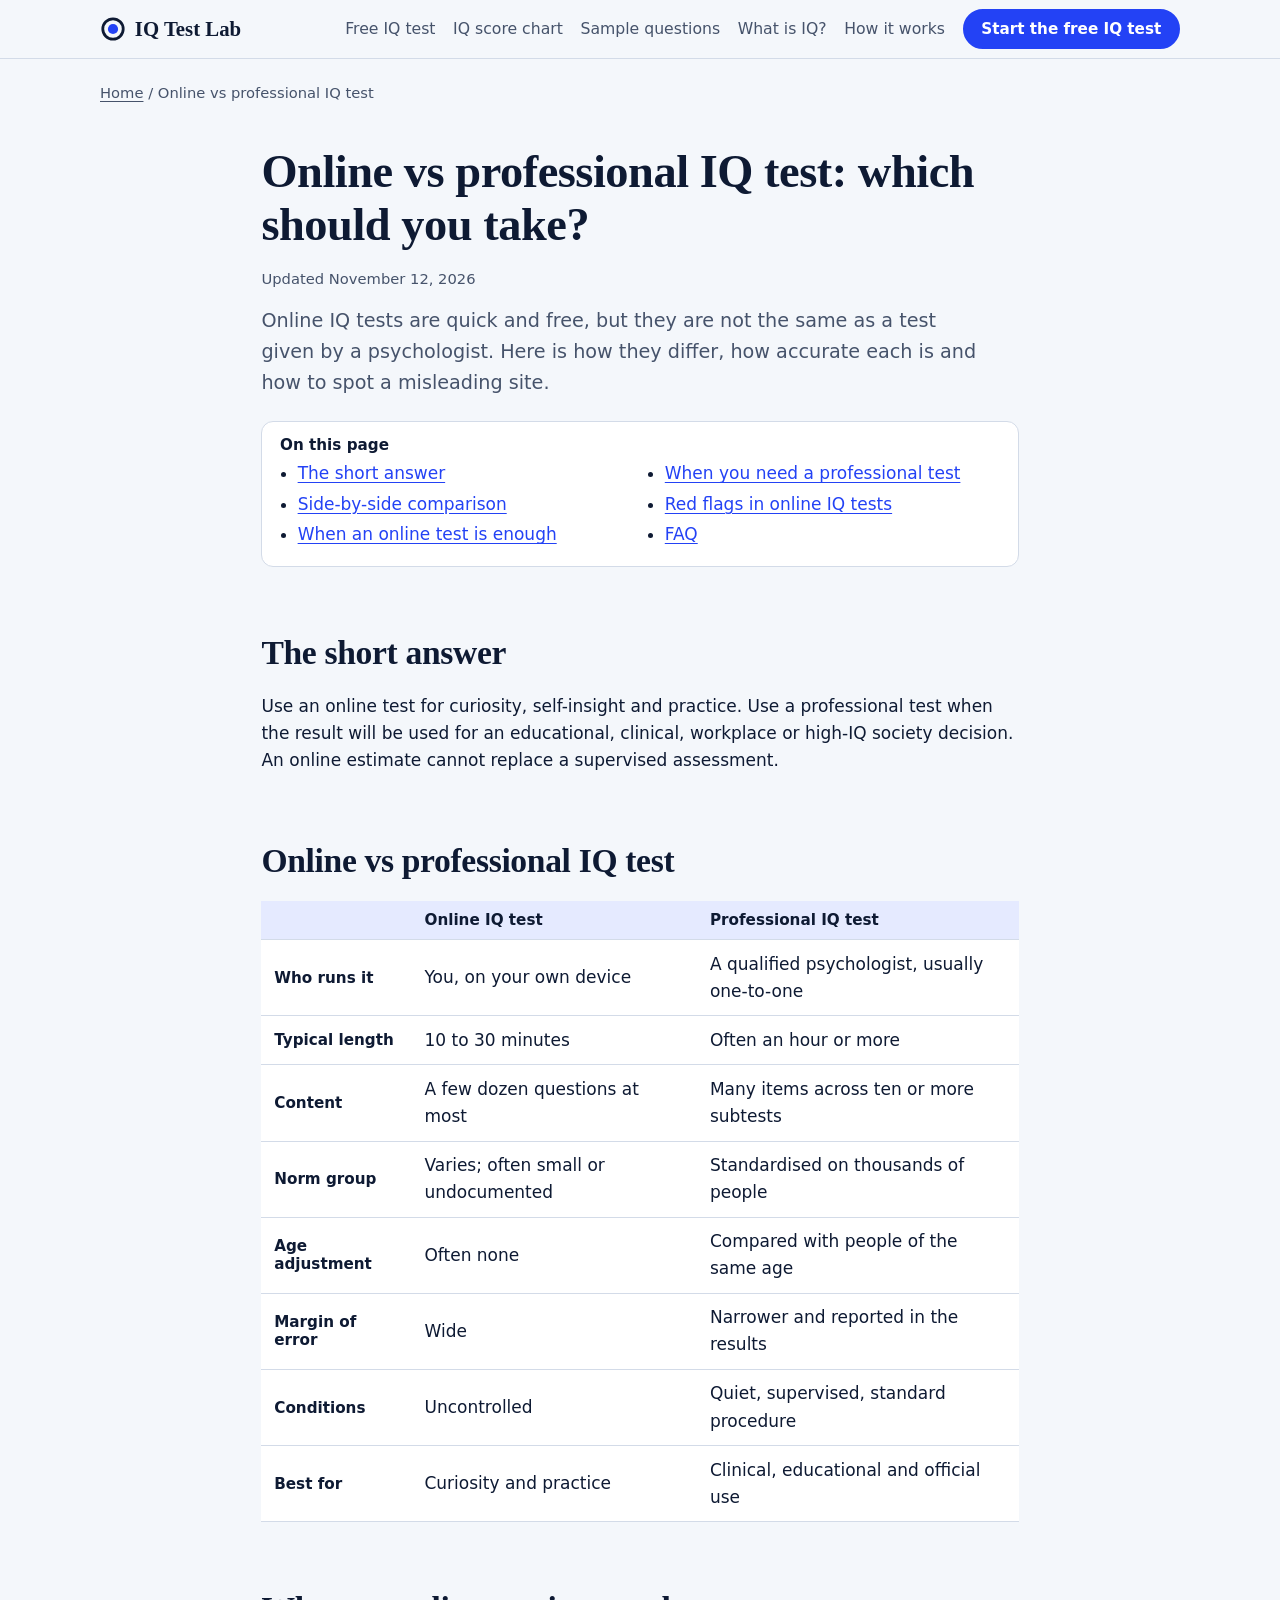
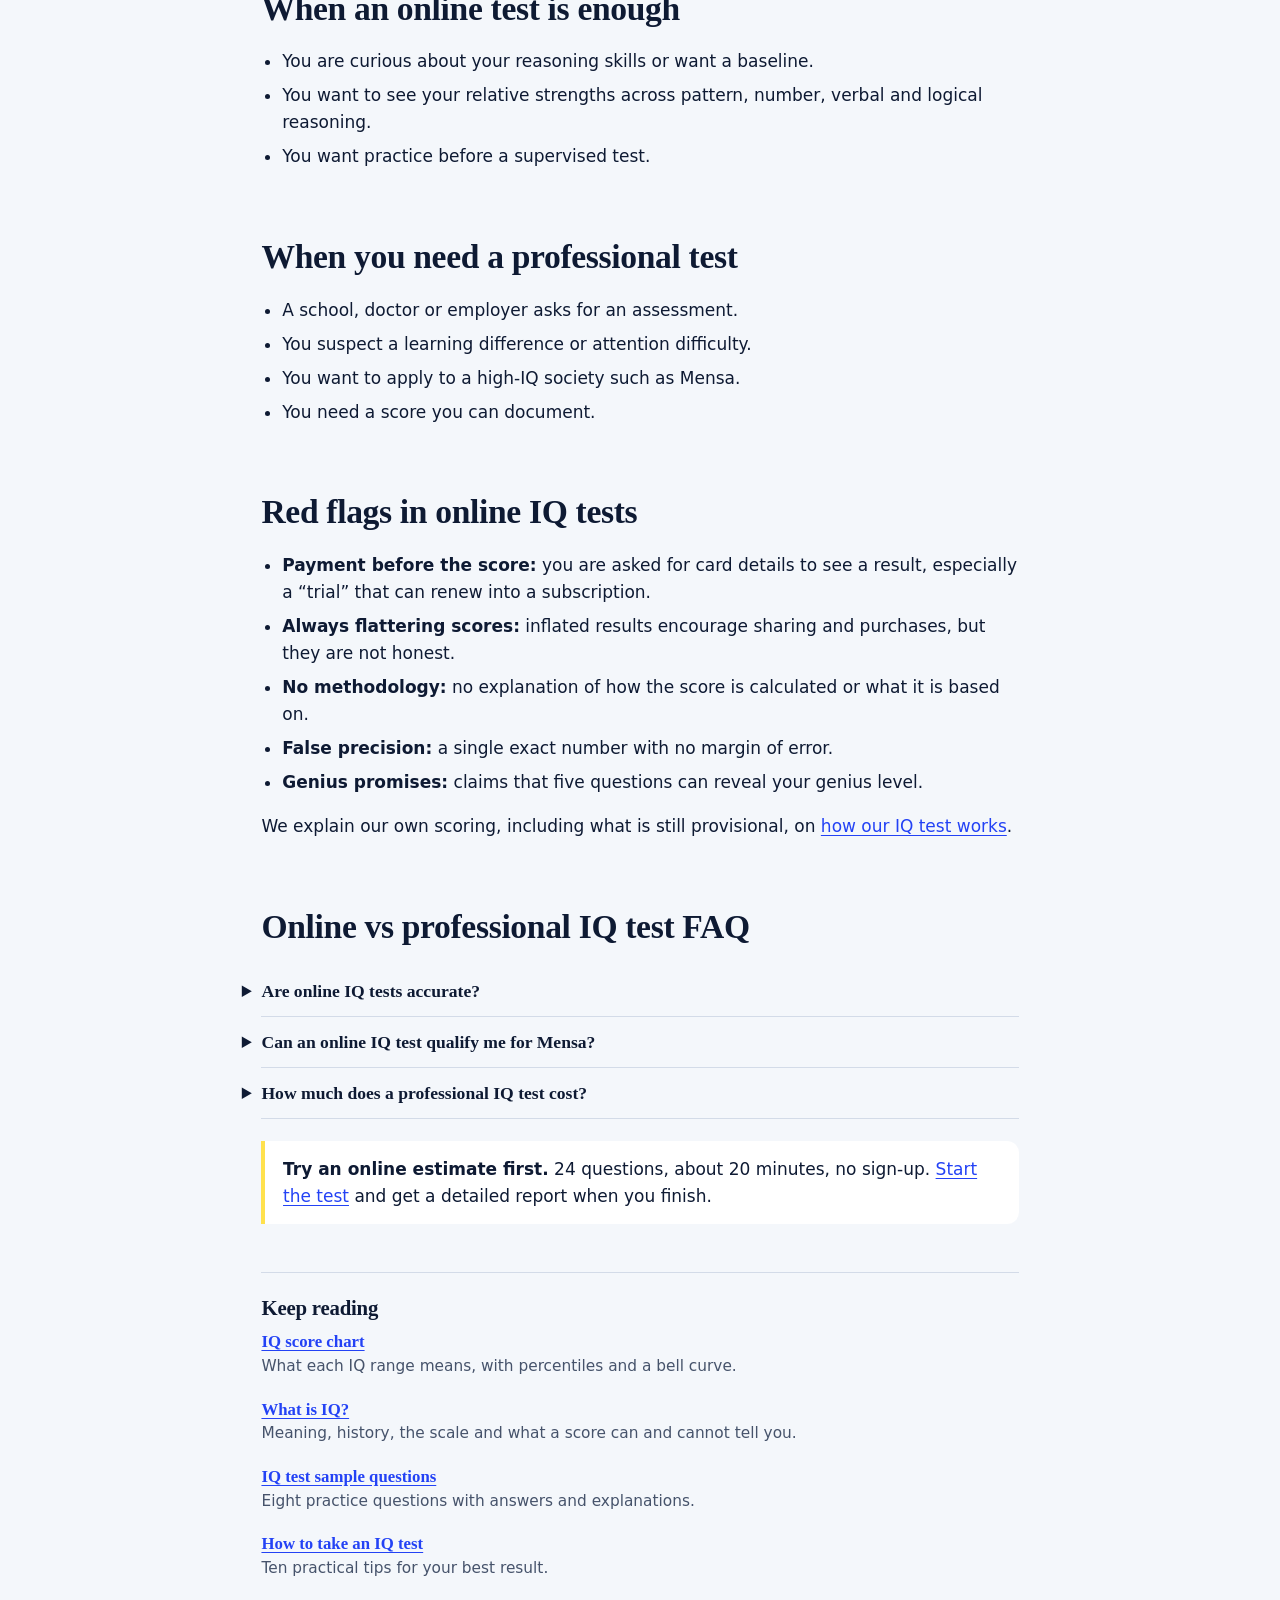
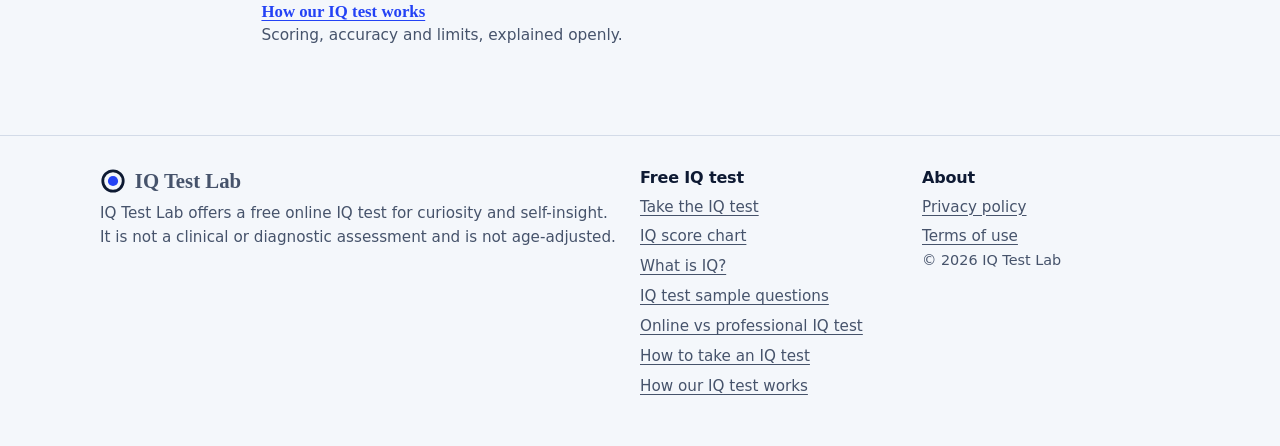
<file: online-vs-professional-iq-test.html>
<!doctype html>
<html lang="en">
<head>
<meta charset="utf-8">
<meta name="viewport" content="width=device-width, initial-scale=1">
<title>Online vs Professional IQ Test: Which to Take? | IQ Test Lab</title>
<meta name="description" content="How accurate are online IQ tests compared with professional ones? See the differences, red flags to avoid and when you need a psychologist.">
<link rel="canonical" href="https://free-iq-test.pages.dev/online-vs-professional-iq-test">
<meta name="robots" content="index,follow,max-image-preview:large">
<meta name="theme-color" content="#F4F7FB" media="(prefers-color-scheme: light)">
<meta name="theme-color" content="#0B1222" media="(prefers-color-scheme: dark)">
<link rel="icon" href="/favicon.svg" type="image/svg+xml">
<link rel="apple-touch-icon" href="/assets/img/apple-touch-icon.png">
<link rel="manifest" href="/manifest.webmanifest">
<meta property="og:type" content="article">
<meta property="og:site_name" content="IQ Test Lab">
<meta property="og:locale" content="en_US">
<meta property="og:title" content="Online vs Professional IQ Test: Which to Take? | IQ Test Lab">
<meta property="og:description" content="How accurate are online IQ tests compared with professional ones? See the differences, red flags to avoid and when you need a psychologist.">
<meta property="og:url" content="https://free-iq-test.pages.dev/online-vs-professional-iq-test">
<meta property="og:image" content="https://free-iq-test.pages.dev/assets/img/og-image.png">
<meta property="og:image:width" content="1200">
<meta property="og:image:height" content="630">
<meta property="og:image:alt" content="IQ Test Lab: free IQ test with instant results">
<meta name="twitter:card" content="summary_large_image">
<link rel="stylesheet" href="/assets/css/style.css">
<script type="application/ld+json">{"@context": "https://schema.org", "@type": "BreadcrumbList", "itemListElement": [{"@type": "ListItem", "position": 1, "name": "Home", "item": "https://free-iq-test.pages.dev/"}, {"@type": "ListItem", "position": 2, "name": "Online vs professional IQ test", "item": "https://free-iq-test.pages.dev/online-vs-professional-iq-test"}]}</script>
<script type="application/ld+json">{"@context": "https://schema.org", "@type": "Article", "headline": "Online vs professional IQ test: which should you take?", "description": "How accurate are online IQ tests compared with professional ones? See the differences, red flags to avoid and when you need a psychologist.", "datePublished": "2026-11-12", "dateModified": "2026-11-12", "inLanguage": "en", "image": "https://free-iq-test.pages.dev/assets/img/og-image.png", "author": {"@type": "Organization", "name": "IQ Test Lab", "url": "https://free-iq-test.pages.dev/"}, "publisher": {"@type": "Organization", "name": "IQ Test Lab", "logo": {"@type": "ImageObject", "url": "https://free-iq-test.pages.dev/assets/img/icon-512.png"}}, "mainEntityOfPage": "https://free-iq-test.pages.dev/online-vs-professional-iq-test"}</script>
<script type="application/ld+json">{"@context": "https://schema.org", "@type": "FAQPage", "mainEntity": [{"@type": "Question", "name": "Are online IQ tests accurate?", "acceptedAnswer": {"@type": "Answer", "text": "Short online IQ tests give a rough estimate. They usually lack large, documented norm groups, are not age-adjusted and are taken in uncontrolled conditions, so the margin of error is wide. They are fine for curiosity, not for official decisions."}}, {"@type": "Question", "name": "Can an online IQ test qualify me for Mensa?", "acceptedAnswer": {"@type": "Answer", "text": "No. Mensa requires a supervised test from an approved source, with a score at or above the 98th percentile. Online practice tests cannot qualify you."}}, {"@type": "Question", "name": "How much does a professional IQ test cost?", "acceptedAnswer": {"@type": "Answer", "text": "Prices vary widely by country, provider and the type of assessment, from a modest fee for some supervised group tests to a substantial professional fee for a full clinical assessment. Ask the provider before booking."}}]}</script>
</head>
<body>
<a class="skip" href="#main">Skip to content</a>
<header class="site-head"><div class="wrap">
<a class="logo" href="/" aria-label="IQ Test Lab home"><svg class="logo-mark" viewBox="0 0 28 28" aria-hidden="true" focusable="false"><circle class="ring" cx="14" cy="14" r="11"/><circle class="dot" cx="14" cy="14" r="5.5"/></svg><span>IQ Test Lab</span></a>
<nav class="site-nav" aria-label="Main"><a href="/">Free IQ test</a><a href="/iq-score-chart">IQ score chart</a><a href="/iq-test-sample-questions">Sample questions</a><a href="/what-is-iq">What is IQ?</a><a href="/how-iq-tests-work">How it works</a></nav>
<a class="btn btn-primary btn-sm head-cta" href="/test"><span class="long">Start the free IQ test</span><span class="short">Start free test</span></a>
</div></header>
<main id="main">
<nav class="crumbs wrap" aria-label="Breadcrumb"><a href="/">Home</a> / <span>Online vs professional IQ test</span></nav><div class="wrap prose">
<h1>Online vs professional IQ test: which should you take?</h1>
<p class="meta">Updated November 12, 2026</p>
<p class="lede">Online IQ tests are quick and free, but they are not the same as a test given by a psychologist. Here is how they differ, how accurate each is and how to spot a misleading site.</p>
<nav class="toc" aria-label="On this page"><p class="toc-h">On this page</p><ul><li><a href="#short">The short answer</a></li><li><a href="#compare">Side-by-side comparison</a></li><li><a href="#enough">When an online test is enough</a></li><li><a href="#pro">When you need a professional test</a></li><li><a href="#flags">Red flags in online IQ tests</a></li><li><a href="#faq">FAQ</a></li></ul></nav>

<h2 id="short">The short answer</h2>
<p>Use an online test for curiosity, self-insight and practice. Use a professional test when the result will be used for an educational, clinical, workplace or high-IQ society decision. An online estimate cannot replace a supervised assessment.</p>

<h2 id="compare">Online vs professional IQ test</h2>
<div class="table-wrap"><table><thead><tr><th scope="col"></th><th scope="col">Online IQ test</th><th scope="col">Professional IQ test</th></tr></thead><tbody>
<tr><th scope="row">Who runs it</th><td>You, on your own device</td><td>A qualified psychologist, usually one-to-one</td></tr>
<tr><th scope="row">Typical length</th><td>10 to 30 minutes</td><td>Often an hour or more</td></tr>
<tr><th scope="row">Content</th><td>A few dozen questions at most</td><td>Many items across ten or more subtests</td></tr>
<tr><th scope="row">Norm group</th><td>Varies; often small or undocumented</td><td>Standardised on thousands of people</td></tr>
<tr><th scope="row">Age adjustment</th><td>Often none</td><td>Compared with people of the same age</td></tr>
<tr><th scope="row">Margin of error</th><td>Wide</td><td>Narrower and reported in the results</td></tr>
<tr><th scope="row">Conditions</th><td>Uncontrolled</td><td>Quiet, supervised, standard procedure</td></tr>
<tr><th scope="row">Best for</th><td>Curiosity and practice</td><td>Clinical, educational and official use</td></tr>
</tbody></table></div>

<h2 id="enough">When an online test is enough</h2>
<ul>
<li>You are curious about your reasoning skills or want a baseline.</li>
<li>You want to see your relative strengths across pattern, number, verbal and logical reasoning.</li>
<li>You want practice before a supervised test.</li>
</ul>

<h2 id="pro">When you need a professional test</h2>
<ul>
<li>A school, doctor or employer asks for an assessment.</li>
<li>You suspect a learning difference or attention difficulty.</li>
<li>You want to apply to a high-IQ society such as Mensa.</li>
<li>You need a score you can document.</li>
</ul>

<h2 id="flags">Red flags in online IQ tests</h2>
<ul>
<li><strong>Payment before the score:</strong> you are asked for card details to see a result, especially a &ldquo;trial&rdquo; that can renew into a subscription.</li>
<li><strong>Always flattering scores:</strong> inflated results encourage sharing and purchases, but they are not honest.</li>
<li><strong>No methodology:</strong> no explanation of how the score is calculated or what it is based on.</li>
<li><strong>False precision:</strong> a single exact number with no margin of error.</li>
<li><strong>Genius promises:</strong> claims that five questions can reveal your genius level.</li>
</ul>
<p>We explain our own scoring, including what is still provisional, on <a href="/how-iq-tests-work">how our IQ test works</a>.</p>

<h2 id="faq">Online vs professional IQ test FAQ</h2>
<details class="faq"><summary>Are online IQ tests accurate?</summary><p>Short online IQ tests give a rough estimate. They usually lack large, documented norm groups, are not age-adjusted and are taken in uncontrolled conditions, so the margin of error is wide. They are fine for curiosity, not for official decisions.</p></details><details class="faq"><summary>Can an online IQ test qualify me for Mensa?</summary><p>No. Mensa requires a supervised test from an approved source, with a score at or above the 98th percentile. Online practice tests cannot qualify you.</p></details><details class="faq"><summary>How much does a professional IQ test cost?</summary><p>Prices vary widely by country, provider and the type of assessment, from a modest fee for some supervised group tests to a substantial professional fee for a full clinical assessment. Ask the provider before booking.</p></details>
<div class="callout"><strong>Try an online estimate first.</strong> 24 questions, about 20 minutes, no sign-up. <a href="/test">Start the test</a> and get a detailed report when you finish.</div>
<aside class="keep" aria-label="Keep reading"><h2>Keep reading</h2><ul><li><a href="/iq-score-chart">IQ score chart</a><span>What each IQ range means, with percentiles and a bell curve.</span></li><li><a href="/what-is-iq">What is IQ?</a><span>Meaning, history, the scale and what a score can and cannot tell you.</span></li><li><a href="/iq-test-sample-questions">IQ test sample questions</a><span>Eight practice questions with answers and explanations.</span></li><li><a href="/iq-test-tips">How to take an IQ test</a><span>Ten practical tips for your best result.</span></li><li><a href="/how-iq-tests-work">How our IQ test works</a><span>Scoring, accuracy and limits, explained openly.</span></li></ul></aside>
</div>
</main>
<footer class="site-foot"><div class="wrap cols">
<div><a class="logo" href="/"><svg class="logo-mark" viewBox="0 0 28 28" aria-hidden="true" focusable="false"><circle class="ring" cx="14" cy="14" r="11"/><circle class="dot" cx="14" cy="14" r="5.5"/></svg><span>IQ Test Lab</span></a>
<p>IQ Test Lab offers a free online IQ test for curiosity and self-insight. It is not a clinical or diagnostic assessment and is not age-adjusted.</p></div>
<div><h2>Free IQ test</h2><ul><li><a href="/test">Take the IQ test</a></li><li><a href="/iq-score-chart">IQ score chart</a></li><li><a href="/what-is-iq">What is IQ?</a></li><li><a href="/iq-test-sample-questions">IQ test sample questions</a></li><li><a href="/online-vs-professional-iq-test">Online vs professional IQ test</a></li><li><a href="/iq-test-tips">How to take an IQ test</a></li><li><a href="/how-iq-tests-work">How our IQ test works</a></li></ul></div>
<div><h2>About</h2><ul><li><a href="/privacy">Privacy policy</a></li><li><a href="/terms">Terms of use</a></li></ul><p class="small">&copy; 2026 IQ Test Lab</p><p><button type="button" class="linkbtn" data-install hidden>Install the app</button></p></div>
</div></footer>
<script src="/assets/js/config.js" defer></script>
<script src="/assets/js/pwa.js" defer></script>
</body>
</html>
</file>
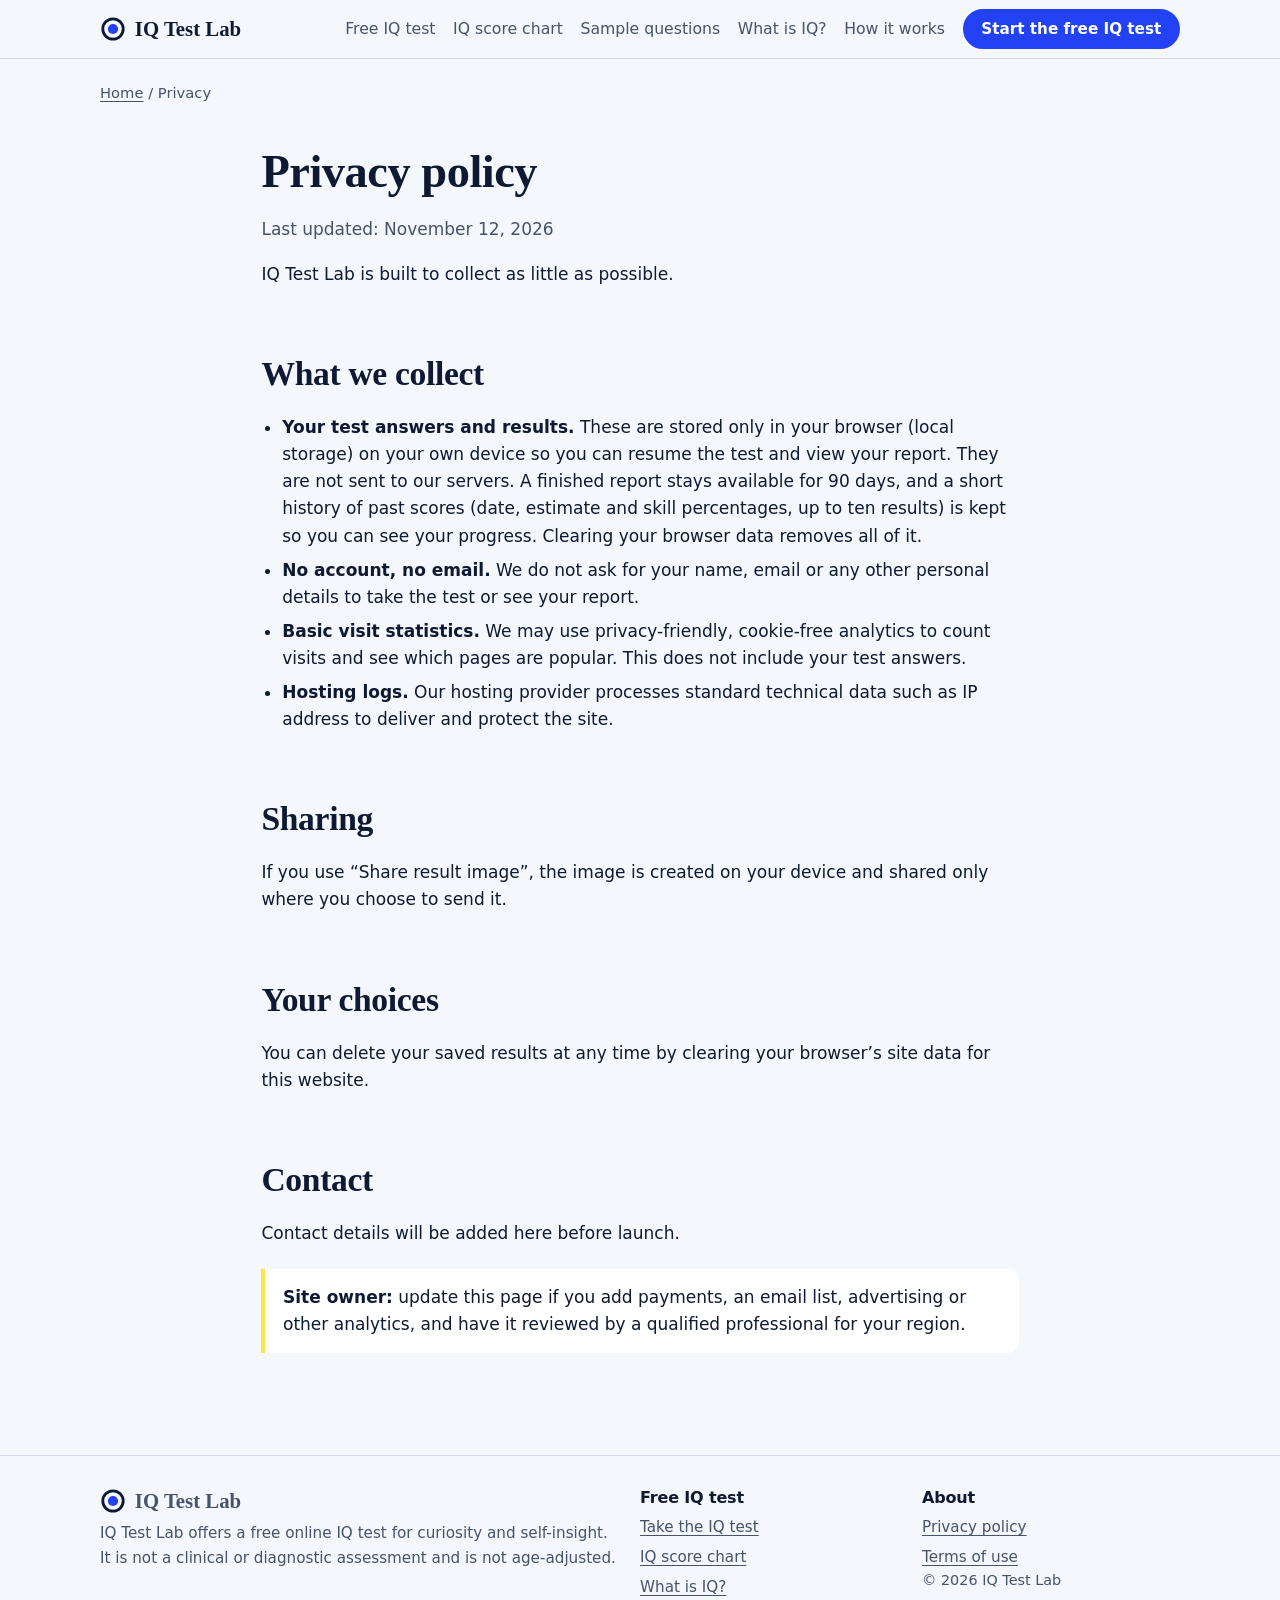
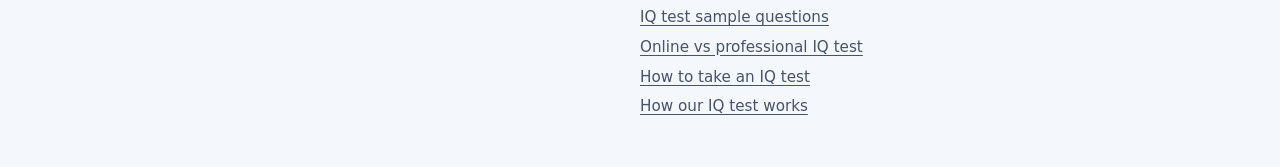
<file: privacy.html>
<!doctype html>
<html lang="en">
<head>
<meta charset="utf-8">
<meta name="viewport" content="width=device-width, initial-scale=1">
<title>Privacy Policy: No Account or Email Needed | IQ Test Lab</title>
<meta name="description" content="How IQ Test Lab handles your data: no account and no email are needed, and your test answers stay in your own browser.">
<link rel="canonical" href="https://free-iq-test.pages.dev/privacy">
<meta name="robots" content="index,follow,max-image-preview:large">
<meta name="theme-color" content="#F4F7FB" media="(prefers-color-scheme: light)">
<meta name="theme-color" content="#0B1222" media="(prefers-color-scheme: dark)">
<link rel="icon" href="/favicon.svg" type="image/svg+xml">
<link rel="apple-touch-icon" href="/assets/img/apple-touch-icon.png">
<link rel="manifest" href="/manifest.webmanifest">
<meta property="og:type" content="website">
<meta property="og:site_name" content="IQ Test Lab">
<meta property="og:locale" content="en_US">
<meta property="og:title" content="Privacy Policy: No Account or Email Needed | IQ Test Lab">
<meta property="og:description" content="How IQ Test Lab handles your data: no account and no email are needed, and your test answers stay in your own browser.">
<meta property="og:url" content="https://free-iq-test.pages.dev/privacy">
<meta property="og:image" content="https://free-iq-test.pages.dev/assets/img/og-image.png">
<meta property="og:image:width" content="1200">
<meta property="og:image:height" content="630">
<meta property="og:image:alt" content="IQ Test Lab: free IQ test with instant results">
<meta name="twitter:card" content="summary_large_image">
<link rel="stylesheet" href="/assets/css/style.css">
<script type="application/ld+json">{"@context": "https://schema.org", "@type": "BreadcrumbList", "itemListElement": [{"@type": "ListItem", "position": 1, "name": "Home", "item": "https://free-iq-test.pages.dev/"}, {"@type": "ListItem", "position": 2, "name": "Privacy", "item": "https://free-iq-test.pages.dev/privacy"}]}</script>
</head>
<body>
<a class="skip" href="#main">Skip to content</a>
<header class="site-head"><div class="wrap">
<a class="logo" href="/" aria-label="IQ Test Lab home"><svg class="logo-mark" viewBox="0 0 28 28" aria-hidden="true" focusable="false"><circle class="ring" cx="14" cy="14" r="11"/><circle class="dot" cx="14" cy="14" r="5.5"/></svg><span>IQ Test Lab</span></a>
<nav class="site-nav" aria-label="Main"><a href="/">Free IQ test</a><a href="/iq-score-chart">IQ score chart</a><a href="/iq-test-sample-questions">Sample questions</a><a href="/what-is-iq">What is IQ?</a><a href="/how-iq-tests-work">How it works</a></nav>
<a class="btn btn-primary btn-sm head-cta" href="/test"><span class="long">Start the free IQ test</span><span class="short">Start free test</span></a>
</div></header>
<main id="main">
<nav class="crumbs wrap" aria-label="Breadcrumb"><a href="/">Home</a> / <span>Privacy</span></nav>
<div class="wrap prose">
<h1>Privacy policy</h1>
<p class="muted">Last updated: November 12, 2026</p>
<p>IQ Test Lab is built to collect as little as possible.</p>
<h2>What we collect</h2>
<ul>
<li><strong>Your test answers and results.</strong> These are stored only in your browser (local storage) on your own device so you can resume the test and view your report. They are not sent to our servers. A finished report stays available for 90 days, and a short history of past scores (date, estimate and skill percentages, up to ten results) is kept so you can see your progress. Clearing your browser data removes all of it.</li>
<li><strong>No account, no email.</strong> We do not ask for your name, email or any other personal details to take the test or see your report.</li>
<li><strong>Basic visit statistics.</strong> We may use privacy-friendly, cookie-free analytics to count visits and see which pages are popular. This does not include your test answers.</li>
<li><strong>Hosting logs.</strong> Our hosting provider processes standard technical data such as IP address to deliver and protect the site.</li>
</ul>
<h2>Sharing</h2>
<p>If you use &ldquo;Share result image&rdquo;, the image is created on your device and shared only where you choose to send it.</p>
<h2>Your choices</h2>
<p>You can delete your saved results at any time by clearing your browser&rsquo;s site data for this website.</p>
<h2>Contact</h2>
<p>Contact details will be added here before launch.</p>
<div class="callout"><strong>Site owner:</strong> update this page if you add payments, an email list, advertising or other analytics, and have it reviewed by a qualified professional for your region.</div>
</div>
</main>
<footer class="site-foot"><div class="wrap cols">
<div><a class="logo" href="/"><svg class="logo-mark" viewBox="0 0 28 28" aria-hidden="true" focusable="false"><circle class="ring" cx="14" cy="14" r="11"/><circle class="dot" cx="14" cy="14" r="5.5"/></svg><span>IQ Test Lab</span></a>
<p>IQ Test Lab offers a free online IQ test for curiosity and self-insight. It is not a clinical or diagnostic assessment and is not age-adjusted.</p></div>
<div><h2>Free IQ test</h2><ul><li><a href="/test">Take the IQ test</a></li><li><a href="/iq-score-chart">IQ score chart</a></li><li><a href="/what-is-iq">What is IQ?</a></li><li><a href="/iq-test-sample-questions">IQ test sample questions</a></li><li><a href="/online-vs-professional-iq-test">Online vs professional IQ test</a></li><li><a href="/iq-test-tips">How to take an IQ test</a></li><li><a href="/how-iq-tests-work">How our IQ test works</a></li></ul></div>
<div><h2>About</h2><ul><li><a href="/privacy">Privacy policy</a></li><li><a href="/terms">Terms of use</a></li></ul><p class="small">&copy; 2026 IQ Test Lab</p><p><button type="button" class="linkbtn" data-install hidden>Install the app</button></p></div>
</div></footer>
<script src="/assets/js/config.js" defer></script>
<script src="/assets/js/pwa.js" defer></script>
</body>
</html>
</file>
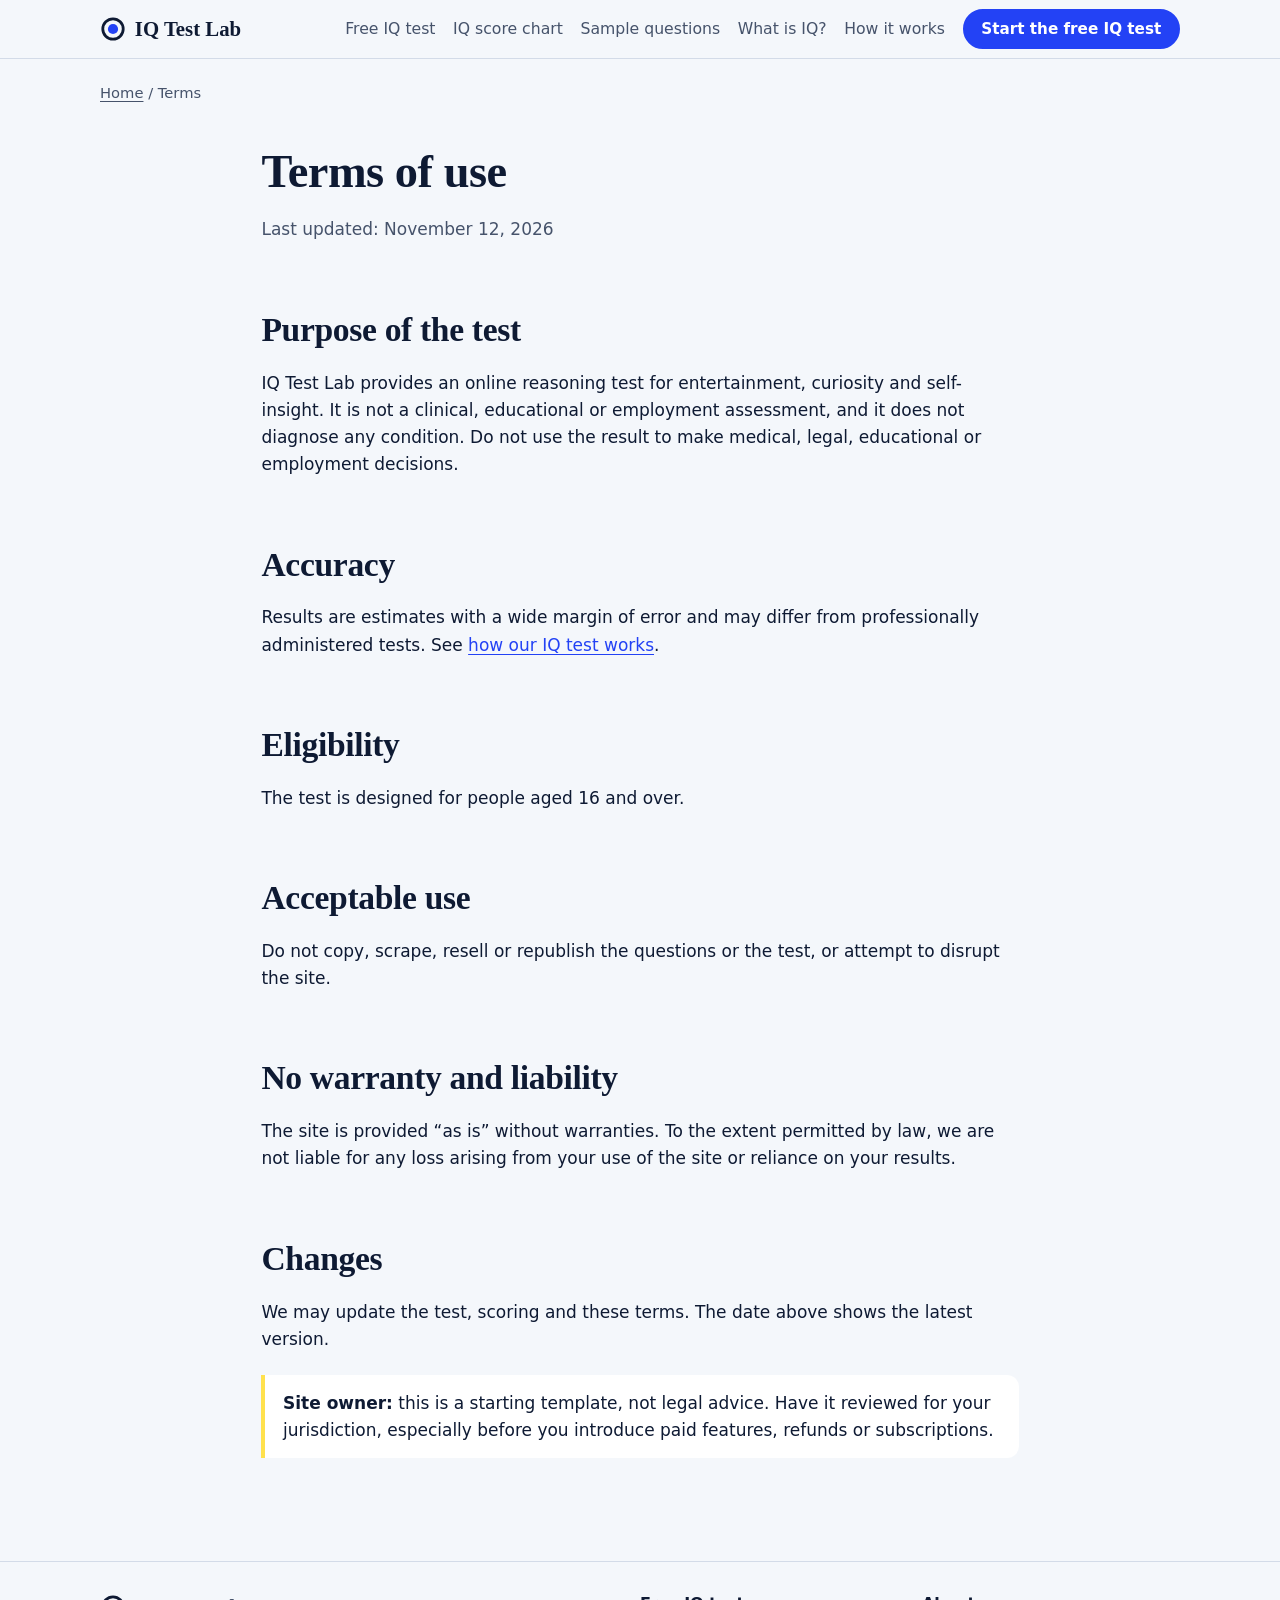
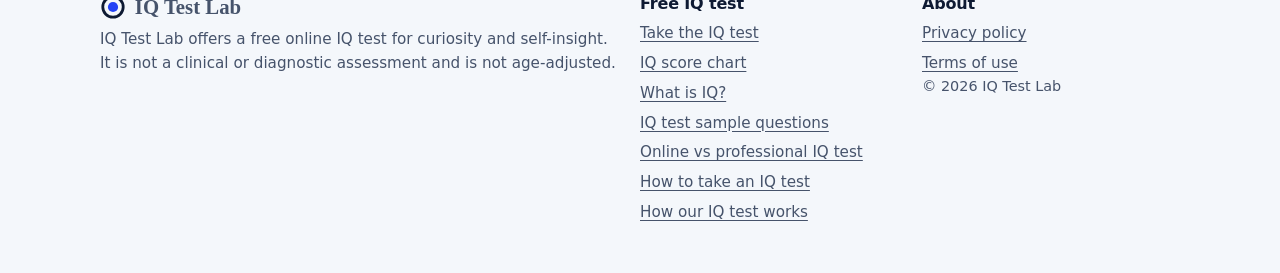
<file: terms.html>
<!doctype html>
<html lang="en">
<head>
<meta charset="utf-8">
<meta name="viewport" content="width=device-width, initial-scale=1">
<title>Terms of Use for the IQ Test Lab IQ Test | IQ Test Lab</title>
<meta name="description" content="Terms of use for IQ Test Lab, an online reasoning test provided for curiosity and self-insight, not clinical assessment.">
<link rel="canonical" href="https://free-iq-test.pages.dev/terms">
<meta name="robots" content="index,follow,max-image-preview:large">
<meta name="theme-color" content="#F4F7FB" media="(prefers-color-scheme: light)">
<meta name="theme-color" content="#0B1222" media="(prefers-color-scheme: dark)">
<link rel="icon" href="/favicon.svg" type="image/svg+xml">
<link rel="apple-touch-icon" href="/assets/img/apple-touch-icon.png">
<link rel="manifest" href="/manifest.webmanifest">
<meta property="og:type" content="website">
<meta property="og:site_name" content="IQ Test Lab">
<meta property="og:locale" content="en_US">
<meta property="og:title" content="Terms of Use for the IQ Test Lab IQ Test | IQ Test Lab">
<meta property="og:description" content="Terms of use for IQ Test Lab, an online reasoning test provided for curiosity and self-insight, not clinical assessment.">
<meta property="og:url" content="https://free-iq-test.pages.dev/terms">
<meta property="og:image" content="https://free-iq-test.pages.dev/assets/img/og-image.png">
<meta property="og:image:width" content="1200">
<meta property="og:image:height" content="630">
<meta property="og:image:alt" content="IQ Test Lab: free IQ test with instant results">
<meta name="twitter:card" content="summary_large_image">
<link rel="stylesheet" href="/assets/css/style.css">
<script type="application/ld+json">{"@context": "https://schema.org", "@type": "BreadcrumbList", "itemListElement": [{"@type": "ListItem", "position": 1, "name": "Home", "item": "https://free-iq-test.pages.dev/"}, {"@type": "ListItem", "position": 2, "name": "Terms", "item": "https://free-iq-test.pages.dev/terms"}]}</script>
</head>
<body>
<a class="skip" href="#main">Skip to content</a>
<header class="site-head"><div class="wrap">
<a class="logo" href="/" aria-label="IQ Test Lab home"><svg class="logo-mark" viewBox="0 0 28 28" aria-hidden="true" focusable="false"><circle class="ring" cx="14" cy="14" r="11"/><circle class="dot" cx="14" cy="14" r="5.5"/></svg><span>IQ Test Lab</span></a>
<nav class="site-nav" aria-label="Main"><a href="/">Free IQ test</a><a href="/iq-score-chart">IQ score chart</a><a href="/iq-test-sample-questions">Sample questions</a><a href="/what-is-iq">What is IQ?</a><a href="/how-iq-tests-work">How it works</a></nav>
<a class="btn btn-primary btn-sm head-cta" href="/test"><span class="long">Start the free IQ test</span><span class="short">Start free test</span></a>
</div></header>
<main id="main">
<nav class="crumbs wrap" aria-label="Breadcrumb"><a href="/">Home</a> / <span>Terms</span></nav>
<div class="wrap prose">
<h1>Terms of use</h1>
<p class="muted">Last updated: November 12, 2026</p>
<h2>Purpose of the test</h2>
<p>IQ Test Lab provides an online reasoning test for entertainment, curiosity and self-insight. It is not a clinical, educational or employment assessment, and it does not diagnose any condition. Do not use the result to make medical, legal, educational or employment decisions.</p>
<h2>Accuracy</h2>
<p>Results are estimates with a wide margin of error and may differ from professionally administered tests. See <a href="/how-iq-tests-work">how our IQ test works</a>.</p>
<h2>Eligibility</h2>
<p>The test is designed for people aged 16 and over.</p>
<h2>Acceptable use</h2>
<p>Do not copy, scrape, resell or republish the questions or the test, or attempt to disrupt the site.</p>
<h2>No warranty and liability</h2>
<p>The site is provided &ldquo;as is&rdquo; without warranties. To the extent permitted by law, we are not liable for any loss arising from your use of the site or reliance on your results.</p>
<h2>Changes</h2>
<p>We may update the test, scoring and these terms. The date above shows the latest version.</p>
<div class="callout"><strong>Site owner:</strong> this is a starting template, not legal advice. Have it reviewed for your jurisdiction, especially before you introduce paid features, refunds or subscriptions.</div>
</div>
</main>
<footer class="site-foot"><div class="wrap cols">
<div><a class="logo" href="/"><svg class="logo-mark" viewBox="0 0 28 28" aria-hidden="true" focusable="false"><circle class="ring" cx="14" cy="14" r="11"/><circle class="dot" cx="14" cy="14" r="5.5"/></svg><span>IQ Test Lab</span></a>
<p>IQ Test Lab offers a free online IQ test for curiosity and self-insight. It is not a clinical or diagnostic assessment and is not age-adjusted.</p></div>
<div><h2>Free IQ test</h2><ul><li><a href="/test">Take the IQ test</a></li><li><a href="/iq-score-chart">IQ score chart</a></li><li><a href="/what-is-iq">What is IQ?</a></li><li><a href="/iq-test-sample-questions">IQ test sample questions</a></li><li><a href="/online-vs-professional-iq-test">Online vs professional IQ test</a></li><li><a href="/iq-test-tips">How to take an IQ test</a></li><li><a href="/how-iq-tests-work">How our IQ test works</a></li></ul></div>
<div><h2>About</h2><ul><li><a href="/privacy">Privacy policy</a></li><li><a href="/terms">Terms of use</a></li></ul><p class="small">&copy; 2026 IQ Test Lab</p><p><button type="button" class="linkbtn" data-install hidden>Install the app</button></p></div>
</div></footer>
<script src="/assets/js/config.js" defer></script>
<script src="/assets/js/pwa.js" defer></script>
</body>
</html>
</file>
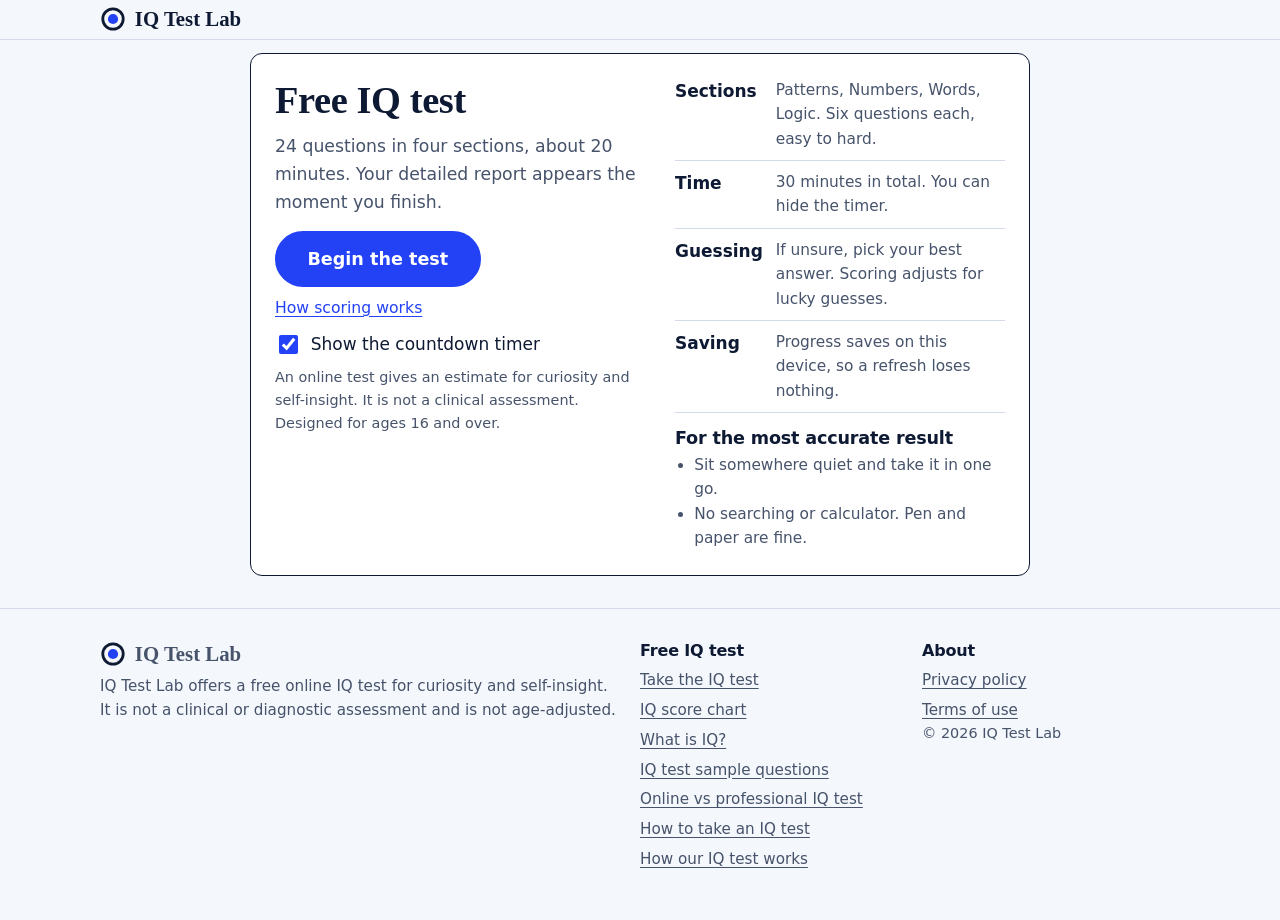
<file: test.html>
<!doctype html>
<html lang="en">
<head>
<meta charset="utf-8">
<meta name="viewport" content="width=device-width, initial-scale=1">
<title>IQ Test | IQ Test Lab</title>
<meta name="description" content="Take the free IQ test: 24 questions in four sections, instant results.">
<link rel="canonical" href="https://free-iq-test.pages.dev/test">
<meta name="robots" content="noindex,follow">
<meta name="theme-color" content="#F4F7FB" media="(prefers-color-scheme: light)">
<meta name="theme-color" content="#0B1222" media="(prefers-color-scheme: dark)">
<link rel="icon" href="/favicon.svg" type="image/svg+xml">
<link rel="apple-touch-icon" href="/assets/img/apple-touch-icon.png">
<link rel="manifest" href="/manifest.webmanifest">
<meta property="og:type" content="website">
<meta property="og:site_name" content="IQ Test Lab">
<meta property="og:locale" content="en_US">
<meta property="og:title" content="IQ Test | IQ Test Lab">
<meta property="og:description" content="Take the free IQ test: 24 questions in four sections, instant results.">
<meta property="og:url" content="https://free-iq-test.pages.dev/test">
<meta property="og:image" content="https://free-iq-test.pages.dev/assets/img/og-image.png">
<meta property="og:image:width" content="1200">
<meta property="og:image:height" content="630">
<meta property="og:image:alt" content="IQ Test Lab: free IQ test with instant results">
<meta name="twitter:card" content="summary_large_image">
<link rel="stylesheet" href="/assets/css/style.css">
</head>
<body class="page-test">
<a class="skip" href="#main">Skip to content</a>
<header class="site-head"><div class="wrap">
<a class="logo" href="/" aria-label="IQ Test Lab home"><svg class="logo-mark" viewBox="0 0 28 28" aria-hidden="true" focusable="false"><circle class="ring" cx="14" cy="14" r="11"/><circle class="dot" cx="14" cy="14" r="5.5"/></svg><span>IQ Test Lab</span></a>
<nav class="site-nav" aria-label="Main"><a href="/" aria-current="page">Free IQ test</a><a href="/iq-score-chart">IQ score chart</a><a href="/iq-test-sample-questions">Sample questions</a><a href="/what-is-iq">What is IQ?</a><a href="/how-iq-tests-work">How it works</a></nav>
<a class="btn btn-primary btn-sm head-cta" href="/test"><span class="long">Start the free IQ test</span><span class="short">Start free test</span></a>
</div></header>
<main id="main">

<noscript><div class="stage"><h1>JavaScript required</h1><p>The IQ test runs in your browser, so it needs JavaScript. Please enable it and reload this page.</p></div></noscript>
<div class="stage" id="app" aria-live="polite"><p class="muted">Loading the test…</p></div>
</main>
<footer class="site-foot"><div class="wrap cols">
<div><a class="logo" href="/"><svg class="logo-mark" viewBox="0 0 28 28" aria-hidden="true" focusable="false"><circle class="ring" cx="14" cy="14" r="11"/><circle class="dot" cx="14" cy="14" r="5.5"/></svg><span>IQ Test Lab</span></a>
<p>IQ Test Lab offers a free online IQ test for curiosity and self-insight. It is not a clinical or diagnostic assessment and is not age-adjusted.</p></div>
<div><h2>Free IQ test</h2><ul><li><a href="/test">Take the IQ test</a></li><li><a href="/iq-score-chart">IQ score chart</a></li><li><a href="/what-is-iq">What is IQ?</a></li><li><a href="/iq-test-sample-questions">IQ test sample questions</a></li><li><a href="/online-vs-professional-iq-test">Online vs professional IQ test</a></li><li><a href="/iq-test-tips">How to take an IQ test</a></li><li><a href="/how-iq-tests-work">How our IQ test works</a></li></ul></div>
<div><h2>About</h2><ul><li><a href="/privacy">Privacy policy</a></li><li><a href="/terms">Terms of use</a></li></ul><p class="small">&copy; 2026 IQ Test Lab</p><p><button type="button" class="linkbtn" data-install hidden>Install the app</button></p></div>
</div></footer>
<script src="/assets/js/config.js" defer></script>
<script src="/assets/js/sheet.js" defer></script>
<script src="/assets/js/questions.js" defer></script>
<script src="/assets/js/test.js" defer></script>
<script src="/assets/js/pwa.js" defer></script>
</body>
</html>
</file>
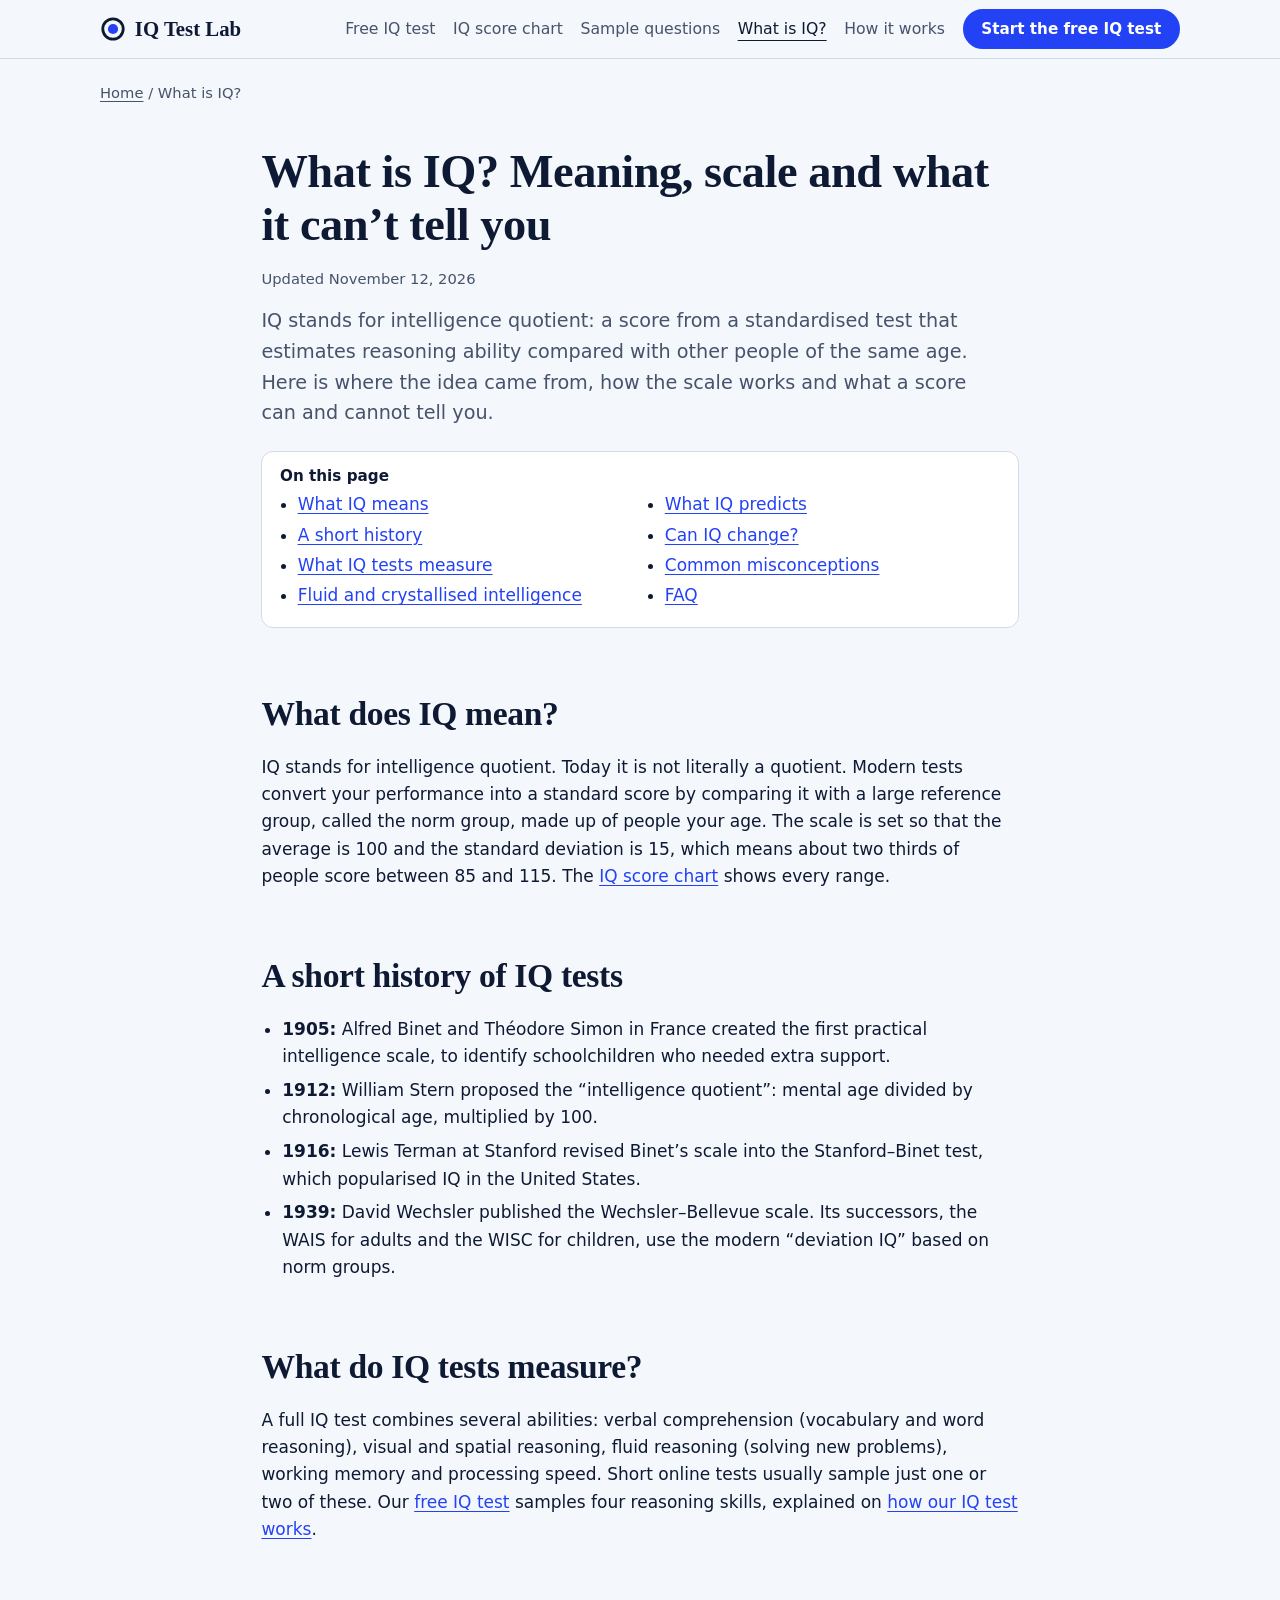
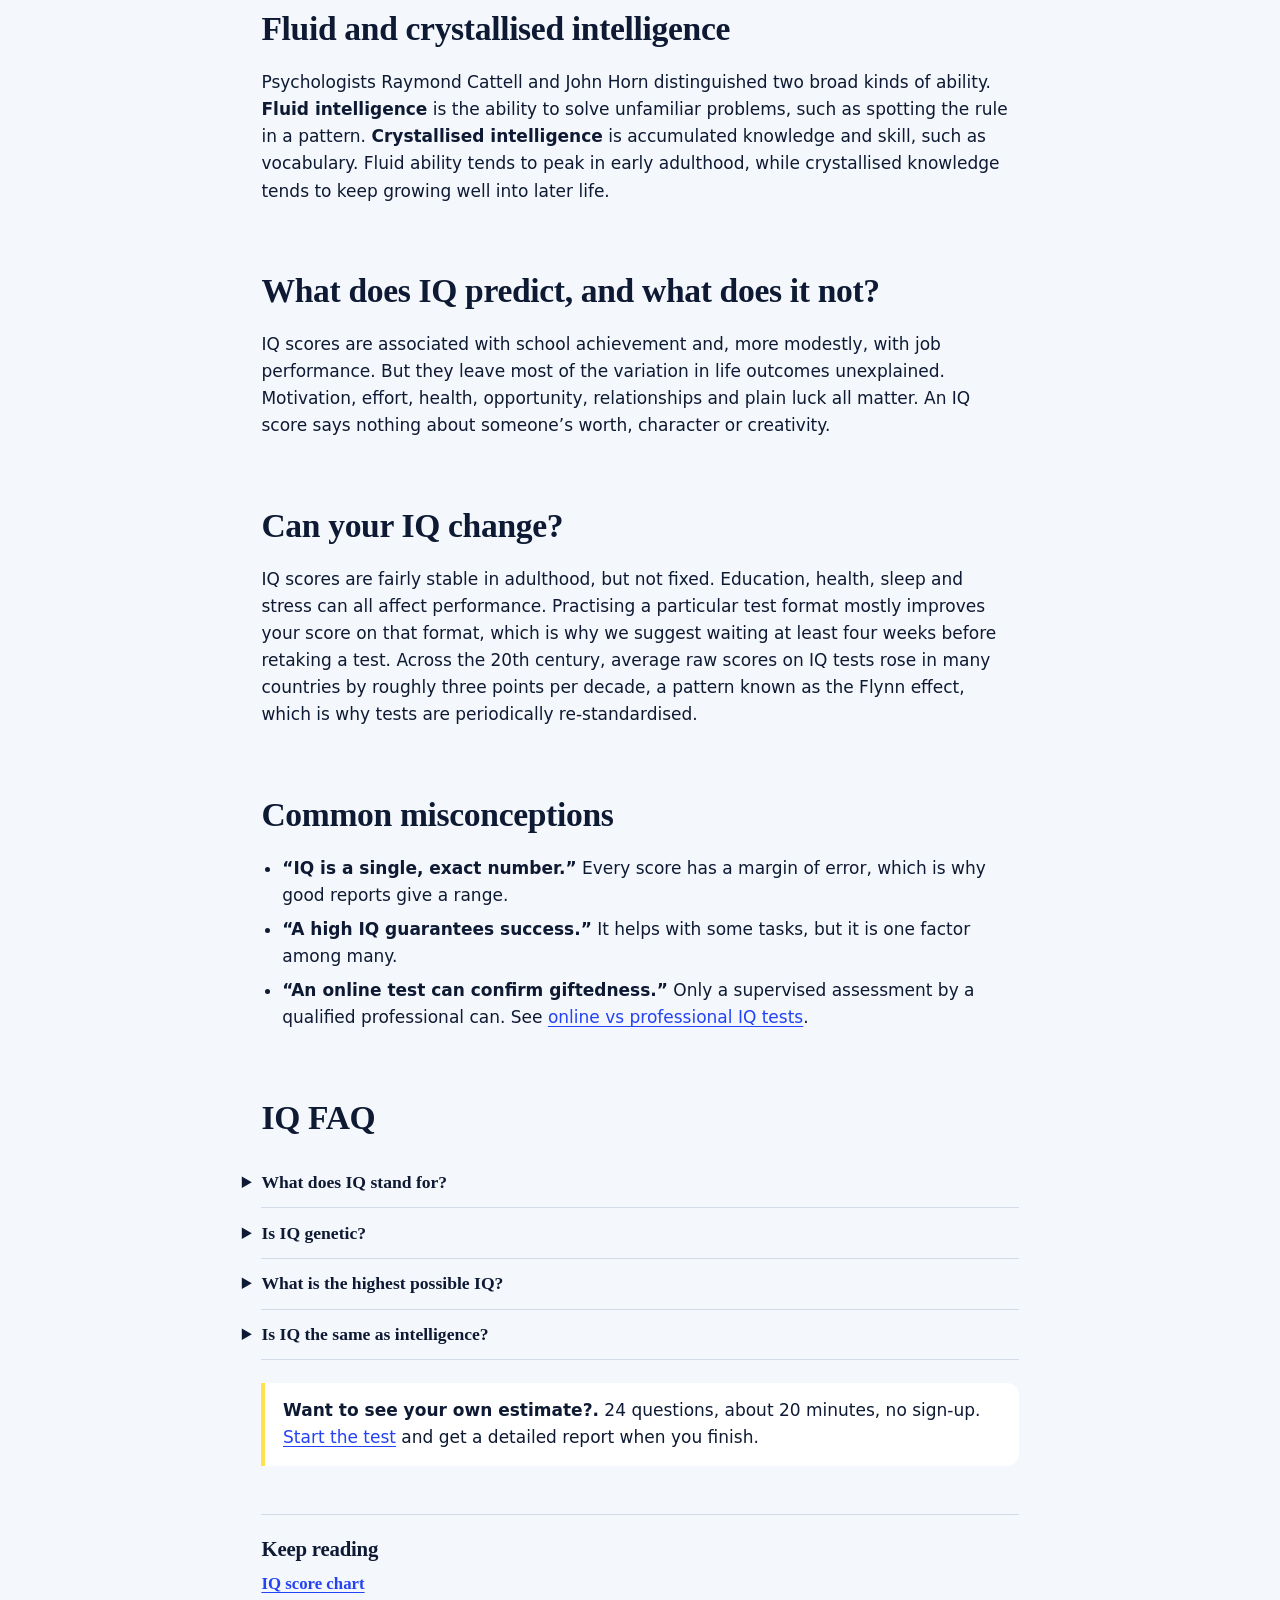
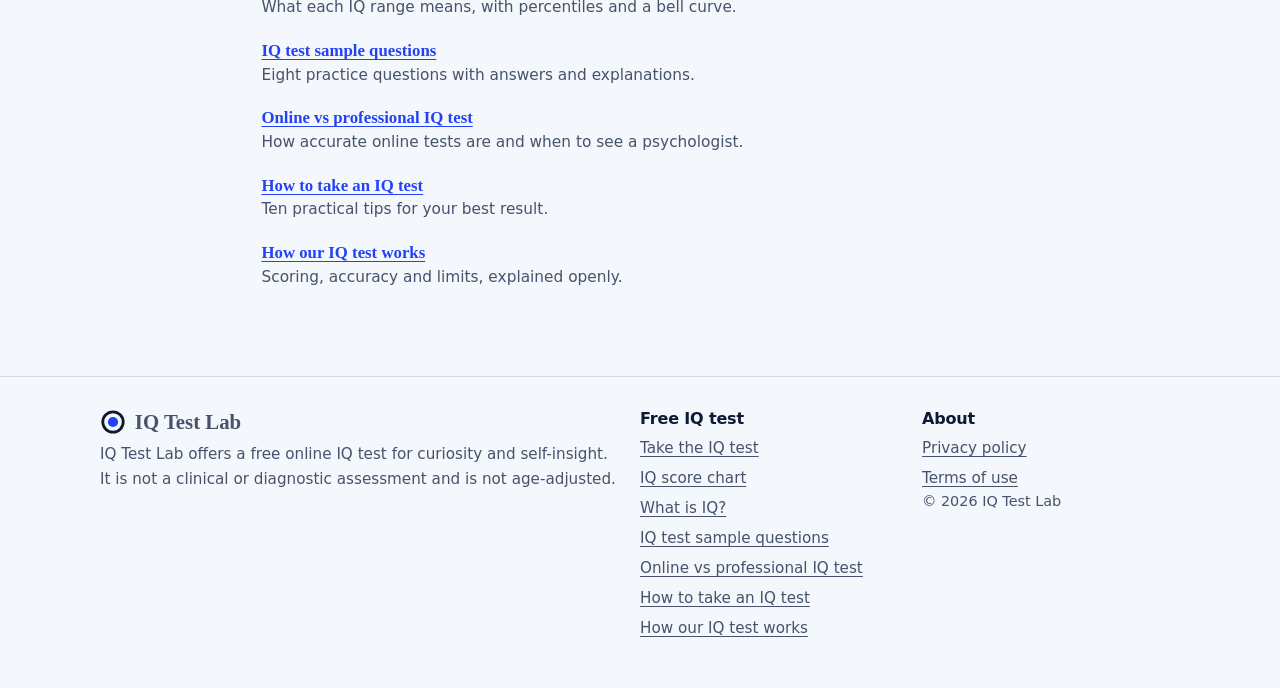
<file: what-is-iq.html>
<!doctype html>
<html lang="en">
<head>
<meta charset="utf-8">
<meta name="viewport" content="width=device-width, initial-scale=1">
<title>What Is IQ? Meaning, Scale and Limits | IQ Test Lab</title>
<meta name="description" content="What does IQ mean? Learn what IQ stands for, how the IQ scale works, a short history of IQ tests and what a score can and cannot tell you.">
<link rel="canonical" href="https://free-iq-test.pages.dev/what-is-iq">
<meta name="robots" content="index,follow,max-image-preview:large">
<meta name="theme-color" content="#F4F7FB" media="(prefers-color-scheme: light)">
<meta name="theme-color" content="#0B1222" media="(prefers-color-scheme: dark)">
<link rel="icon" href="/favicon.svg" type="image/svg+xml">
<link rel="apple-touch-icon" href="/assets/img/apple-touch-icon.png">
<link rel="manifest" href="/manifest.webmanifest">
<meta property="og:type" content="article">
<meta property="og:site_name" content="IQ Test Lab">
<meta property="og:locale" content="en_US">
<meta property="og:title" content="What Is IQ? Meaning, Scale and Limits | IQ Test Lab">
<meta property="og:description" content="What does IQ mean? Learn what IQ stands for, how the IQ scale works, a short history of IQ tests and what a score can and cannot tell you.">
<meta property="og:url" content="https://free-iq-test.pages.dev/what-is-iq">
<meta property="og:image" content="https://free-iq-test.pages.dev/assets/img/og-image.png">
<meta property="og:image:width" content="1200">
<meta property="og:image:height" content="630">
<meta property="og:image:alt" content="IQ Test Lab: free IQ test with instant results">
<meta name="twitter:card" content="summary_large_image">
<link rel="stylesheet" href="/assets/css/style.css">
<script type="application/ld+json">{"@context": "https://schema.org", "@type": "BreadcrumbList", "itemListElement": [{"@type": "ListItem", "position": 1, "name": "Home", "item": "https://free-iq-test.pages.dev/"}, {"@type": "ListItem", "position": 2, "name": "What is IQ?", "item": "https://free-iq-test.pages.dev/what-is-iq"}]}</script>
<script type="application/ld+json">{"@context": "https://schema.org", "@type": "Article", "headline": "What is IQ? Meaning, scale and what it can’t tell you", "description": "What does IQ mean? Learn what IQ stands for, how the IQ scale works, a short history of IQ tests and what a score can and cannot tell you.", "datePublished": "2026-11-12", "dateModified": "2026-11-12", "inLanguage": "en", "image": "https://free-iq-test.pages.dev/assets/img/og-image.png", "author": {"@type": "Organization", "name": "IQ Test Lab", "url": "https://free-iq-test.pages.dev/"}, "publisher": {"@type": "Organization", "name": "IQ Test Lab", "logo": {"@type": "ImageObject", "url": "https://free-iq-test.pages.dev/assets/img/icon-512.png"}}, "mainEntityOfPage": "https://free-iq-test.pages.dev/what-is-iq"}</script>
<script type="application/ld+json">{"@context": "https://schema.org", "@type": "FAQPage", "mainEntity": [{"@type": "Question", "name": "What does IQ stand for?", "acceptedAnswer": {"@type": "Answer", "text": "IQ stands for intelligence quotient. It is a score from a standardised test that estimates reasoning ability compared with other people of the same age."}}, {"@type": "Question", "name": "Is IQ genetic?", "acceptedAnswer": {"@type": "Answer", "text": "Both genes and environment contribute to differences in IQ scores. Education, nutrition, health and the learning environment all matter, which is why the question has no simple percentage answer that applies to every person."}}, {"@type": "Question", "name": "What is the highest possible IQ?", "acceptedAnswer": {"@type": "Answer", "text": "There is no fixed maximum, but scores far above about 160 cannot be measured reliably because too few people score that high to build trustworthy norms. Claims of extremely high IQ numbers should be treated with caution."}}, {"@type": "Question", "name": "Is IQ the same as intelligence?", "acceptedAnswer": {"@type": "Answer", "text": "No. IQ measures certain cognitive abilities such as reasoning, memory and verbal comprehension. Intelligence is a broader idea that also includes creativity, practical skills and social understanding, which IQ tests do not capture well."}}]}</script>
</head>
<body>
<a class="skip" href="#main">Skip to content</a>
<header class="site-head"><div class="wrap">
<a class="logo" href="/" aria-label="IQ Test Lab home"><svg class="logo-mark" viewBox="0 0 28 28" aria-hidden="true" focusable="false"><circle class="ring" cx="14" cy="14" r="11"/><circle class="dot" cx="14" cy="14" r="5.5"/></svg><span>IQ Test Lab</span></a>
<nav class="site-nav" aria-label="Main"><a href="/">Free IQ test</a><a href="/iq-score-chart">IQ score chart</a><a href="/iq-test-sample-questions">Sample questions</a><a href="/what-is-iq" aria-current="page">What is IQ?</a><a href="/how-iq-tests-work">How it works</a></nav>
<a class="btn btn-primary btn-sm head-cta" href="/test"><span class="long">Start the free IQ test</span><span class="short">Start free test</span></a>
</div></header>
<main id="main">
<nav class="crumbs wrap" aria-label="Breadcrumb"><a href="/">Home</a> / <span>What is IQ?</span></nav><div class="wrap prose">
<h1>What is IQ? Meaning, scale and what it can&rsquo;t tell you</h1>
<p class="meta">Updated November 12, 2026</p>
<p class="lede">IQ stands for intelligence quotient: a score from a standardised test that estimates reasoning ability compared with other people of the same age. Here is where the idea came from, how the scale works and what a score can and cannot tell you.</p>
<nav class="toc" aria-label="On this page"><p class="toc-h">On this page</p><ul><li><a href="#meaning">What IQ means</a></li><li><a href="#history">A short history</a></li><li><a href="#measures">What IQ tests measure</a></li><li><a href="#fluid">Fluid and crystallised intelligence</a></li><li><a href="#predicts">What IQ predicts</a></li><li><a href="#change">Can IQ change?</a></li><li><a href="#myths">Common misconceptions</a></li><li><a href="#faq">FAQ</a></li></ul></nav>

<h2 id="meaning">What does IQ mean?</h2>
<p>IQ stands for intelligence quotient. Today it is not literally a quotient. Modern tests convert your performance into a standard score by comparing it with a large reference group, called the norm group, made up of people your age. The scale is set so that the average is 100 and the standard deviation is 15, which means about two thirds of people score between 85 and 115. The <a href="/iq-score-chart">IQ score chart</a> shows every range.</p>

<h2 id="history">A short history of IQ tests</h2>
<ul>
<li><strong>1905:</strong> Alfred Binet and Th&eacute;odore Simon in France created the first practical intelligence scale, to identify schoolchildren who needed extra support.</li>
<li><strong>1912:</strong> William Stern proposed the &ldquo;intelligence quotient&rdquo;: mental age divided by chronological age, multiplied by 100.</li>
<li><strong>1916:</strong> Lewis Terman at Stanford revised Binet&rsquo;s scale into the Stanford&ndash;Binet test, which popularised IQ in the United States.</li>
<li><strong>1939:</strong> David Wechsler published the Wechsler&ndash;Bellevue scale. Its successors, the WAIS for adults and the WISC for children, use the modern &ldquo;deviation IQ&rdquo; based on norm groups.</li>
</ul>

<h2 id="measures">What do IQ tests measure?</h2>
<p>A full IQ test combines several abilities: verbal comprehension (vocabulary and word reasoning), visual and spatial reasoning, fluid reasoning (solving new problems), working memory and processing speed. Short online tests usually sample just one or two of these. Our <a href="/test">free IQ test</a> samples four reasoning skills, explained on <a href="/how-iq-tests-work">how our IQ test works</a>.</p>

<h2 id="fluid">Fluid and crystallised intelligence</h2>
<p>Psychologists Raymond Cattell and John Horn distinguished two broad kinds of ability. <strong>Fluid intelligence</strong> is the ability to solve unfamiliar problems, such as spotting the rule in a pattern. <strong>Crystallised intelligence</strong> is accumulated knowledge and skill, such as vocabulary. Fluid ability tends to peak in early adulthood, while crystallised knowledge tends to keep growing well into later life.</p>

<h2 id="predicts">What does IQ predict, and what does it not?</h2>
<p>IQ scores are associated with school achievement and, more modestly, with job performance. But they leave most of the variation in life outcomes unexplained. Motivation, effort, health, opportunity, relationships and plain luck all matter. An IQ score says nothing about someone&rsquo;s worth, character or creativity.</p>

<h2 id="change">Can your IQ change?</h2>
<p>IQ scores are fairly stable in adulthood, but not fixed. Education, health, sleep and stress can all affect performance. Practising a particular test format mostly improves your score on that format, which is why we suggest waiting at least four weeks before retaking a test. Across the 20th century, average raw scores on IQ tests rose in many countries by roughly three points per decade, a pattern known as the Flynn effect, which is why tests are periodically re-standardised.</p>

<h2 id="myths">Common misconceptions</h2>
<ul>
<li><strong>&ldquo;IQ is a single, exact number.&rdquo;</strong> Every score has a margin of error, which is why good reports give a range.</li>
<li><strong>&ldquo;A high IQ guarantees success.&rdquo;</strong> It helps with some tasks, but it is one factor among many.</li>
<li><strong>&ldquo;An online test can confirm giftedness.&rdquo;</strong> Only a supervised assessment by a qualified professional can. See <a href="/online-vs-professional-iq-test">online vs professional IQ tests</a>.</li>
</ul>

<h2 id="faq">IQ FAQ</h2>
<details class="faq"><summary>What does IQ stand for?</summary><p>IQ stands for intelligence quotient. It is a score from a standardised test that estimates reasoning ability compared with other people of the same age.</p></details><details class="faq"><summary>Is IQ genetic?</summary><p>Both genes and environment contribute to differences in IQ scores. Education, nutrition, health and the learning environment all matter, which is why the question has no simple percentage answer that applies to every person.</p></details><details class="faq"><summary>What is the highest possible IQ?</summary><p>There is no fixed maximum, but scores far above about 160 cannot be measured reliably because too few people score that high to build trustworthy norms. Claims of extremely high IQ numbers should be treated with caution.</p></details><details class="faq"><summary>Is IQ the same as intelligence?</summary><p>No. IQ measures certain cognitive abilities such as reasoning, memory and verbal comprehension. Intelligence is a broader idea that also includes creativity, practical skills and social understanding, which IQ tests do not capture well.</p></details>
<div class="callout"><strong>Want to see your own estimate?.</strong> 24 questions, about 20 minutes, no sign-up. <a href="/test">Start the test</a> and get a detailed report when you finish.</div>
<aside class="keep" aria-label="Keep reading"><h2>Keep reading</h2><ul><li><a href="/iq-score-chart">IQ score chart</a><span>What each IQ range means, with percentiles and a bell curve.</span></li><li><a href="/iq-test-sample-questions">IQ test sample questions</a><span>Eight practice questions with answers and explanations.</span></li><li><a href="/online-vs-professional-iq-test">Online vs professional IQ test</a><span>How accurate online tests are and when to see a psychologist.</span></li><li><a href="/iq-test-tips">How to take an IQ test</a><span>Ten practical tips for your best result.</span></li><li><a href="/how-iq-tests-work">How our IQ test works</a><span>Scoring, accuracy and limits, explained openly.</span></li></ul></aside>
</div>
</main>
<footer class="site-foot"><div class="wrap cols">
<div><a class="logo" href="/"><svg class="logo-mark" viewBox="0 0 28 28" aria-hidden="true" focusable="false"><circle class="ring" cx="14" cy="14" r="11"/><circle class="dot" cx="14" cy="14" r="5.5"/></svg><span>IQ Test Lab</span></a>
<p>IQ Test Lab offers a free online IQ test for curiosity and self-insight. It is not a clinical or diagnostic assessment and is not age-adjusted.</p></div>
<div><h2>Free IQ test</h2><ul><li><a href="/test">Take the IQ test</a></li><li><a href="/iq-score-chart">IQ score chart</a></li><li><a href="/what-is-iq">What is IQ?</a></li><li><a href="/iq-test-sample-questions">IQ test sample questions</a></li><li><a href="/online-vs-professional-iq-test">Online vs professional IQ test</a></li><li><a href="/iq-test-tips">How to take an IQ test</a></li><li><a href="/how-iq-tests-work">How our IQ test works</a></li></ul></div>
<div><h2>About</h2><ul><li><a href="/privacy">Privacy policy</a></li><li><a href="/terms">Terms of use</a></li></ul><p class="small">&copy; 2026 IQ Test Lab</p><p><button type="button" class="linkbtn" data-install hidden>Install the app</button></p></div>
</div></footer>
<script src="/assets/js/config.js" defer></script>
<script src="/assets/js/pwa.js" defer></script>
</body>
</html>
</file>
<file: assets/css/style.css>
/* IQLens — answer-sheet design system. No external fonts or libraries (fast, CSP-friendly). */

:root {
  --paper: #F4F7FB;
  --sheet: #FFFFFF;
  --ink: #0E1A33;
  --graphite: #46536B;
  --rule: #D3DBE8;
  --tint: #A9B4CA;
  --pen: #2342F5;
  --pen-ink: #FFFFFF;
  --pen-tint: #E5EAFF;
  --marker: #FFE14D;
  --ok: #0B7A52;
  --ok-tint: #DDF4EA;
  --bad: #B83232;
  --bad-tint: #FBE6E6;
  --serif: Charter, "Bitstream Charter", "Sitka Text", Cambria, "Iowan Old Style", Georgia, serif;
  --sans: system-ui, -apple-system, "Segoe UI", Roboto, "Helvetica Neue", Arial, sans-serif;
  --r: 12px;
  color-scheme: light dark;
}

@media (prefers-color-scheme: dark) {
  :root {
    --paper: #0B1222;
    --sheet: #121C33;
    --ink: #EAF0FF;
    --graphite: #A7B4D0;
    --rule: #263556;
    --tint: #5A6B94;
    --pen: #8197FF;
    --pen-ink: #0B1222;
    --pen-tint: #1A2A5E;
    --marker: #F2D13B;
    --ok: #4CD6A0;
    --ok-tint: #10382B;
    --bad: #FF8D8D;
    --bad-tint: #3F1A1A;
  }
}

*, *::before, *::after { box-sizing: border-box; }
html { -webkit-text-size-adjust: 100%; scroll-behavior: smooth; }
body {
  margin: 0; background: var(--paper); color: var(--ink);
  font: 400 1.0625rem/1.6 var(--sans);
  -webkit-font-smoothing: antialiased;
}
img, svg { max-width: 100%; }
a { color: var(--pen); text-underline-offset: 3px; }
a:hover { text-decoration-thickness: 2px; }
:focus-visible { outline: 3px solid var(--pen); outline-offset: 3px; border-radius: 6px; }
.skip { position: absolute; left: -999px; top: 0; background: var(--ink); color: var(--paper); padding: .6rem 1rem; z-index: 50; }
.skip:focus { left: 8px; top: 8px; }

h1, h2, h3, h4 { font-family: var(--serif); line-height: 1.15; letter-spacing: -0.01em; margin: 0 0 .6em; font-weight: 700; }
h1 { font-size: clamp(1.85rem, 4.4vw, 2.9rem); }
h2 { font-size: clamp(1.5rem, 3.2vw, 2.1rem); }
h3 { font-size: 1.3rem; }
h4 { font-size: 1.05rem; margin: 1.2em 0 .4em; }
p { margin: 0 0 1em; }
.lede { font-size: 1.2rem; color: var(--graphite); max-width: 60ch; }
.muted { color: var(--graphite); }
.small { font-size: .9rem; }

.wrap { width: min(1080px, 100% - 2.5rem); margin-inline: auto; }

/* ---------- header / footer ---------- */
.site-head { border-bottom: 1px solid var(--rule); background: var(--paper); }
.site-head .wrap { display: flex; align-items: center; justify-content: space-between; gap: 1rem; padding-block: .9rem; flex-wrap: wrap; }
.logo { display: inline-flex; align-items: center; gap: .55rem; font: 700 1.3rem var(--serif); color: var(--ink); text-decoration: none; }
.logo-mark { width: 26px; height: 26px; }
.logo-mark .ring { fill: none; stroke: var(--ink); stroke-width: 3; }
.logo-mark .dot { fill: var(--pen); }
.site-nav { display: flex; gap: 1.2rem; flex-wrap: wrap; align-items: center; }
.site-nav a { color: var(--graphite); text-decoration: none; font-weight: 500; }
.site-nav a:hover, .site-nav a[aria-current="page"] { color: var(--ink); text-decoration: underline; text-underline-offset: 6px; }

.site-foot { border-top: 1px solid var(--rule); margin-top: 4rem; padding-block: 2rem 3rem; color: var(--graphite); font-size: .95rem; }
.site-foot .cols { display: grid; gap: 1.5rem; grid-template-columns: 1fr; }
@media (min-width: 720px) { .site-foot .cols { grid-template-columns: 2fr 1fr 1fr; } }
.site-foot h2 { font: 700 1rem var(--sans); margin-bottom: .5rem; color: var(--ink); }
.site-foot ul { list-style: none; padding: 0; margin: 0; display: grid; gap: .35rem; }
.site-foot a { color: var(--graphite); }

/* ---------- buttons ---------- */
.btn {
  display: inline-flex; align-items: center; justify-content: center; gap: .5rem;
  min-height: 48px; padding: .7rem 1.3rem; border-radius: 999px; border: 2px solid var(--ink);
  font: 600 1rem var(--sans); color: var(--ink); background: transparent; cursor: pointer; text-decoration: none;
  transition: transform .12s ease, background-color .12s ease;
}
.btn:hover { background: var(--pen-tint); }
.btn:active { transform: translateY(1px); }
.btn[disabled] { opacity: .45; cursor: not-allowed; }
.btn-primary { background: var(--pen); border-color: var(--pen); color: var(--pen-ink); }
.btn-primary:hover { background: var(--pen); filter: brightness(1.1); }
.btn-ghost { border-color: var(--rule); }
.btn-lg { min-height: 56px; padding-inline: 1.9rem; font-size: 1.1rem; }
.linkbtn { background: none; border: 0; padding: .3rem 0; color: var(--pen); font: 500 .95rem var(--sans); cursor: pointer; text-decoration: underline; text-underline-offset: 3px; }
.row { display: flex; gap: .8rem; flex-wrap: wrap; align-items: center; margin-block: 1.4rem; }

/* ---------- home ---------- */
.hero { display: grid; gap: 1.2rem 2.5rem; padding-block: clamp(.9rem, 3vw, 2rem) clamp(1.5rem, 4vw, 3rem); align-items: start; }
@media (min-width: 900px) { .hero { grid-template-columns: 1.15fr .85fr; } }
.hero h1 { max-width: 18ch; margin-bottom: .4em; }
.hero .lede { font-size: clamp(1.02rem, 2vw, 1.2rem); margin-bottom: .2rem; }
.hero .row { margin-block: 1rem .9rem; }
.chips-line { display: flex; flex-wrap: wrap; gap: .5rem .6rem; padding: 0; margin: 1.2rem 0 0; list-style: none; }
.chips-line li { border: 1.5px solid var(--rule); border-radius: 999px; padding: .25rem .8rem; font-size: .92rem; color: var(--graphite); background: var(--sheet); }

.sample {
  background: var(--sheet); border: 1.5px solid var(--ink); border-radius: var(--r); padding: .9rem 1rem 1rem;
}
.sample-q { margin-bottom: .6rem; }
.sample-fb { margin: .7rem 0 0; min-height: 1.6em; font-size: .98rem; }
.sample-fb .btn { margin-top: .6rem; display: flex; width: fit-content; }

.band { padding-block: clamp(2.2rem, 5vw, 3.5rem); border-top: 1px solid var(--rule); }
.two-col { display: grid; gap: 2rem; }
@media (min-width: 860px) { .two-col { grid-template-columns: 1fr 1.4fr; gap: 3rem; } }
.defs { display: grid; gap: 1.2rem; margin: 0; }
.defs dt { font: 700 1.1rem var(--serif); }
.defs dd { margin: .15rem 0 0; color: var(--graphite); }
.steps { counter-reset: s; list-style: none; padding: 0; margin: 0; display: grid; gap: 1.2rem; }
.steps li { counter-increment: s; padding-left: 3rem; position: relative; }
.steps li::before {
  content: counter(s); position: absolute; left: 0; top: 0; width: 2.1rem; height: 2.1rem; border-radius: 50%;
  border: 2px solid var(--ink); display: grid; place-items: center; font: 700 1rem var(--serif);
}
.steps strong { display: block; font: 700 1.1rem var(--serif); }

/* ---------- prose pages ---------- */
.prose { max-width: 70ch; padding-block: 2.5rem 1rem; }
.prose h1 { margin-bottom: .4em; }
.prose h2 { margin-top: 2em; }
.prose ul, .prose ol { padding-left: 1.3rem; }
.prose li { margin-bottom: .4em; }
.crumbs { font-size: .92rem; color: var(--graphite); padding-top: 1.4rem; }
.crumbs a { color: var(--graphite); }
.table-wrap { overflow-x: auto; margin-block: 1.2rem; }
table { border-collapse: collapse; width: 100%; min-width: 480px; background: var(--sheet); }
th, td { text-align: left; padding: .65rem .8rem; border-bottom: 1px solid var(--rule); }
th { font: 700 .95rem var(--sans); background: var(--pen-tint); }
.callout { border-left: 4px solid var(--marker); background: var(--sheet); padding: .9rem 1.1rem; margin-block: 1.4rem; border-radius: 0 var(--r) var(--r) 0; }

details.faq { border-bottom: 1px solid var(--rule); padding-block: .9rem; }
details.faq summary { cursor: pointer; font: 700 1.1rem var(--serif); list-style-position: outside; }
details.faq[open] summary { margin-bottom: .5rem; }
details.faq p { color: var(--graphite); margin-bottom: 0; }

/* ---------- test stage ---------- */
.stage { width: min(780px, 100% - 1.5rem); margin: .8rem auto 0; background: var(--sheet); border: 1.5px solid var(--ink); border-radius: var(--r); padding: clamp(.9rem, 3vw, 1.5rem); }
.stage:has(.report) { width: min(900px, 100% - 2rem); }
.intro h1 { font-size: clamp(1.9rem, 4.5vw, 2.6rem); }
.facts { display: grid; gap: .9rem; margin: 1.5rem 0; }
.facts div { display: grid; gap: .15rem; padding-bottom: .9rem; border-bottom: 1px solid var(--rule); }
@media (min-width: 640px) { .facts div { grid-template-columns: 8rem 1fr; gap: 1rem; } }
.facts dt { font-weight: 700; }
.facts dd { margin: 0; color: var(--graphite); }
.tips h2 { font: 700 1.1rem var(--sans); margin-bottom: .4rem; }
.tips ul { margin: 0 0 1rem; padding-left: 1.2rem; color: var(--graphite); }
.check { display: flex; gap: .6rem; align-items: center; margin-block: .8rem; cursor: pointer; }
.check input { width: 1.2rem; height: 1.2rem; accent-color: var(--pen); }

.qhead { display: flex; justify-content: space-between; align-items: center; gap: .6rem 1rem; flex-wrap: wrap; margin-bottom: .5rem; }
.qtools { display: flex; align-items: center; gap: .9rem; }
.timer { font: 700 1.1rem var(--sans); font-variant-numeric: tabular-nums; padding: .15rem .7rem; border: 1.5px solid var(--rule); border-radius: 999px; }
.timer.warn { background: var(--marker); border-color: var(--marker); color: #0E1A33; }
.timer.is-hidden { display: none; }
.progress { height: 8px; background: var(--rule); border-radius: 99px; overflow: hidden; margin-bottom: .9rem; }
.progress span { display: block; height: 100%; width: 0; background: var(--pen); border-radius: 99px; transition: width .35s ease; }
.qprompt { font-size: clamp(1.1rem, 2.6vw, 1.45rem); line-height: 1.3; outline: none; margin-bottom: .8rem; }

.matrix { display: grid; grid-template-columns: repeat(3, 1fr); gap: 5px; width: min(100%, clamp(130px, 30vh, 250px)); margin: 0 auto 1rem; }
.mcell { aspect-ratio: 1; border: 1.5px solid var(--rule); border-radius: 8px; background: var(--paper); }
.mcell.missing { border: 2px dashed var(--ink); background: color-mix(in srgb, var(--marker) 38%, var(--paper)); }
.cell { display: block; width: 100%; height: 100%; }
.sh { stroke: var(--ink); stroke-width: 3; stroke-linejoin: round; }
.sh-solid { fill: var(--ink); }
.sh-empty { fill: none; }
.sh-half { fill: var(--tint); }
.qd { fill: none; stroke: var(--rule); stroke-width: 2; }
.qd.on { fill: var(--ink); stroke: var(--ink); }
.qmark { font: 700 56px var(--serif); fill: var(--ink); }

.opts { display: grid; gap: .5rem; }
.opts-visual { grid-template-columns: repeat(3, minmax(0, 104px)); justify-content: center; gap: .5rem; }
.opt {
  display: flex; align-items: center; gap: .9rem; width: 100%; text-align: left; cursor: pointer;
  background: var(--paper); color: var(--ink); border: 1.5px solid var(--rule); border-radius: var(--r);
  padding: .55rem .9rem; min-height: 50px; font: 500 1.02rem var(--sans);
  transition: border-color .12s ease, background-color .12s ease;
}
.opt:hover { border-color: var(--ink); }
.bubble {
  flex: none; width: 2rem; height: 2rem; border-radius: 50%; border: 2px solid var(--ink); display: grid; place-items: center;
  font: 700 .9rem var(--sans); background: var(--sheet); color: var(--ink); transition: background-color .12s ease, color .12s ease;
}
.opt.is-sel { border-color: var(--pen); background: var(--pen-tint); }
.opt.is-sel .bubble { background: var(--pen); border-color: var(--pen); color: var(--pen-ink); }
.opt-visual { position: relative; flex-direction: column; align-items: center; justify-content: center; gap: 0; padding: .35rem; min-height: 0; }
.opt-visual .bubble { position: absolute; top: 5px; left: 5px; width: 1.35rem; height: 1.35rem; font-size: .72rem; border-width: 1.5px; }
.opt-visual .cell { width: auto; height: clamp(50px, 12vh, 92px); aspect-ratio: 1; }
.opt.is-right { border-color: var(--ok); background: var(--ok-tint); }
.opt.is-right .bubble { background: var(--ok); border-color: var(--ok); color: #fff; }
.opt.is-wrong { border-color: var(--bad); background: var(--bad-tint); }
.opt.is-wrong .bubble { background: var(--bad); border-color: var(--bad); color: #fff; }
.otext { flex: 1; }

.qnav { display: flex; justify-content: space-between; gap: .8rem; margin-top: 1rem; }
.kbd { margin: .6rem 0 0; text-align: center; display: none; }
@media (hover: hover) and (pointer: fine) { .kbd { display: block; } }

.break, .confirm { text-align: left; }
.dots { display: flex; gap: .5rem; padding: 0; margin: 0 0 1.5rem; list-style: none; flex-wrap: wrap; }
.dots li { padding: .25rem .8rem; border-radius: 999px; border: 1.5px solid var(--rule); color: var(--graphite); font-size: .92rem; }
.dots li.done { background: var(--ok-tint); border-color: var(--ok); color: var(--ink); }
.dots li.now { border-color: var(--pen); color: var(--ink); font-weight: 700; }
.chips { display: flex; flex-wrap: wrap; gap: .5rem; margin-top: 1rem; }
.chip { border: 1.5px solid var(--rule); background: var(--paper); color: var(--ink); border-radius: 999px; padding: .4rem .9rem; cursor: pointer; font: 500 .95rem var(--sans); }
.chip:hover { border-color: var(--pen); }

/* ---------- report ---------- */
.rhead { display: flex; justify-content: space-between; align-items: flex-start; gap: 1rem; flex-wrap: wrap; margin-bottom: 1rem; }
.rhead h1 { font-size: clamp(1.8rem, 4vw, 2.4rem); margin-bottom: .2em; outline: none; }
.rbtns { display: flex; gap: .6rem; flex-wrap: wrap; }
.banner { border: 1.5px solid var(--rule); border-left: 5px solid var(--marker); border-radius: 8px; padding: .8rem 1rem; margin-block: 1rem; background: var(--paper); }
.banner-warn { border-left-color: var(--bad); }
.plain { margin: .4rem 0 0; padding-left: 1.2rem; }
.plain li { margin-bottom: .3rem; }

.score { padding: 1.4rem 0 1.6rem; border-bottom: 1px solid var(--rule); }
.score-lbl { margin: 0; font-weight: 600; color: var(--graphite); }
.iqnum { font: 700 clamp(5.5rem, 24vw, 9rem)/1 var(--serif); letter-spacing: -0.04em; margin: .05em 0 .1em; font-variant-numeric: tabular-nums; }
.iqband { font: 700 1.5rem var(--serif); margin-bottom: .4rem; }
.iqrange { margin-bottom: .6rem; }

.rsec { padding-block: 1.6rem; border-bottom: 1px solid var(--rule); }
.rsec:last-of-type { border-bottom: 0; }
.bell { width: 100%; height: auto; display: block; }
.bell-all { fill: var(--paper); stroke: var(--rule); stroke-width: 1.5; }
.bell-mine { fill: color-mix(in srgb, var(--pen) 28%, transparent); }
.bell-base { stroke: var(--ink); stroke-width: 1.5; }
.bell-tick { stroke: var(--ink); stroke-width: 1.5; }
.bell-lbl { font: 500 13px var(--sans); fill: var(--graphite); }
.bell-you { stroke: var(--pen); stroke-width: 2.5; }
.bell-dot { fill: var(--pen); stroke: var(--sheet); stroke-width: 2; }
.bell-you-lbl { font: 700 15px var(--sans); fill: var(--ink); }

.drows { list-style: none; padding: 0; margin: 0; display: grid; gap: 1.3rem; }
.dtop { display: flex; justify-content: space-between; gap: 1rem; font-weight: 600; margin-bottom: .35rem; }
.dval { font-variant-numeric: tabular-nums; }
.dbar { height: 14px; border-radius: 99px; background: var(--rule); overflow: hidden; }
.dfill { display: block; height: 100%; width: var(--w, 0%); background: var(--pen); border-radius: 99px; transition: width .9s cubic-bezier(.2, .8, .2, 1); }
.dtext { margin-top: .5rem; color: var(--graphite); font-size: .98rem; }
.dtext strong { color: var(--ink); }

.statgrid { display: grid; grid-template-columns: repeat(3, 1fr); gap: .8rem; margin-bottom: 1rem; }
.stat { border: 1.5px solid var(--rule); border-radius: var(--r); padding: .8rem; display: grid; gap: .1rem; background: var(--paper); }
.statn { font: 700 1.6rem var(--serif); font-variant-numeric: tabular-nums; }
.statl { font-size: .88rem; color: var(--graphite); }

.rv-tools { margin-bottom: .8rem; }
.rev-list { list-style: none; padding: 0; margin: 0; display: grid; gap: 1rem; }
.rev { border: 1.5px solid var(--rule); border-left-width: 6px; border-radius: var(--r); padding: 1rem; background: var(--paper); }
.rev.ok { border-left-color: var(--ok); }
.rev.bad { border-left-color: var(--bad); }
.rev.skip { border-left-color: var(--tint); }
.rv-top { display: flex; gap: .8rem; align-items: baseline; flex-wrap: wrap; margin-bottom: .5rem; }
.rv-n { font: 700 1.1rem var(--serif); }
.rv-meta { color: var(--graphite); font-size: .92rem; flex: 1; }
.rv-res { font-weight: 700; font-size: .92rem; }
.rev.ok .rv-res { color: var(--ok); }
.rev.bad .rv-res { color: var(--bad); }
.rv-prompt { font-weight: 600; margin-bottom: .6rem; }
.rev .matrix { width: min(100%, 220px); margin: 0 0 1rem; }
.rv-ans { display: flex; gap: 1.5rem; flex-wrap: wrap; margin-bottom: .6rem; }
.rv-k { display: block; font-size: .85rem; color: var(--graphite); }
.rv-cell { display: inline-block; width: 64px; border: 1.5px solid var(--rule); border-radius: 6px; background: var(--sheet); }
.rv-why { margin: 0; color: var(--graphite); font-size: .98rem; }
.only-missed .rev.ok { display: none; }

.paywall { background: var(--paper); border: 1.5px dashed var(--ink); border-radius: var(--r); padding: 1.4rem; margin-block: 1.4rem; }
.disclaimer { font-size: .95rem; color: var(--graphite); }

/* ---------- small screens ---------- */
@media (max-width: 520px) {
  .qnav .btn { flex: 1; }
  .statgrid { grid-template-columns: 1fr; }
  .rbtns .btn { flex: 1; }
}

@media (prefers-reduced-motion: reduce) {
  *, *::before, *::after { transition: none !important; animation: none !important; scroll-behavior: auto !important; }
}

/* ---------- print (Save as PDF) ---------- */
@media print {
  :root { --paper: #fff; --sheet: #fff; --ink: #000; --graphite: #333; --rule: #bbb; --pen: #1b34c7; --pen-tint: #eee; }
  body { background: #fff; font-size: 11pt; }
  .site-head, .site-foot, .rbtns, .row, .rv-tools, .skip { display: none !important; }
  .stage { border: 0; width: 100%; margin: 0; padding: 0; }
  .rsec, .rev { break-inside: avoid; }
  .iqnum { font-size: 72pt; }
  .dfill { width: var(--w) !important; transition: none; -webkit-print-color-adjust: exact; print-color-adjust: exact; }
  .bell-mine, .progress span, .rev, .dbar { -webkit-print-color-adjust: exact; print-color-adjust: exact; }
}

/* ---------- content pages: table of contents, related links, practice questions ---------- */
.meta { color: var(--graphite); font-size: .92rem; margin: -.2rem 0 1rem; }
.toc { border: 1.5px solid var(--rule); border-radius: var(--r); padding: .9rem 1.1rem; margin: 1.4rem 0 .6rem; background: var(--sheet); }
.toc-h { font: 700 .95rem var(--sans); margin: 0 0 .4rem; }
.toc ul { margin: 0; padding-left: 1.1rem; columns: 1; }
@media (min-width: 640px) { .toc ul { columns: 2; column-gap: 2rem; } }
.toc li { margin-bottom: .2rem; break-inside: avoid; }
.prose h2[id] { scroll-margin-top: 1rem; }

.keep { margin-top: 3rem; padding-top: 1.4rem; border-top: 1px solid var(--rule); }
.keep h2 { font-size: 1.3rem; margin-top: 0; }
.keep ul, .linklist { list-style: none; padding: 0; margin: 0; display: grid; gap: .9rem; }
.keep li, .linklist li { display: grid; gap: .1rem; }
.keep a, .linklist a { font: 700 1.05rem var(--serif); }
.keep span, .linklist span { color: var(--graphite); font-size: .96rem; }

.qa { border: 1.5px solid var(--rule); border-radius: var(--r); padding: 1rem 1.1rem; margin-block: 1rem; background: var(--sheet); }
.qa-type { margin: 0 0 .2rem; font-size: .88rem; color: var(--graphite); }
.qa-q { margin: 0 0 .4rem; }
.qa details.faq { border-bottom: 0; padding-block: .3rem 0; }

.table-wrap th[scope="row"] { background: transparent; font-weight: 600; }
.site-nav { gap: .6rem 1.1rem; }
.site-nav a { font-size: .98rem; }
@media print { .toc, .keep { display: none !important; } }

.qa details.reveal summary { font: 600 1rem var(--sans); color: var(--pen); }
.qa details.reveal[open] summary { margin-bottom: .3rem; }

/* ================= layout v2: everything important visible at 100% zoom ================= */

/* --- header: logo, nav, and a persistent Start button --- */
.site-head .wrap { display: flex; flex-wrap: wrap; align-items: center; gap: .35rem 1.1rem; padding-block: .55rem; }
.site-head .site-nav { margin-left: auto; }
.btn-sm { min-height: 40px; padding: .4rem 1.05rem; font-size: .95rem; border-width: 2px; white-space: nowrap; }
.head-cta .short { display: none; }
@media (max-width: 860px) {
  .site-head .wrap { gap: .3rem .8rem; }
  .head-cta { margin-left: auto; order: 2; }
  .site-head .site-nav { order: 3; width: 100%; margin-left: 0; flex-wrap: nowrap; overflow-x: auto; gap: 1.1rem; padding-bottom: .25rem; scrollbar-width: none; }
  .site-head .site-nav::-webkit-scrollbar { display: none; }
  .site-nav a { white-space: nowrap; font-size: .92rem; }
}
@media (max-width: 480px) { .head-cta .long { display: none; } .head-cta .short { display: inline; } .logo { font-size: 1.15rem; } }

/* the test page keeps only the logo, to leave room for the questions */
.page-test .site-nav, .page-test .head-cta { display: none; }
.page-test .site-head .wrap { padding-block: .4rem; }
.page-test .site-foot { margin-top: 2rem; }

/* --- intro screen: Begin button near the top --- */
.intro { display: grid; gap: 1rem 2.2rem; }
@media (min-width: 820px) { .intro { grid-template-columns: 1.05fr .95fr; align-items: start; } }
.intro h1 { font-size: clamp(1.7rem, 4vw, 2.4rem); margin-bottom: .3em; }
.intro .lede { font-size: 1.08rem; margin-bottom: .4rem; }
.intro .row { margin-block: .9rem .6rem; }
.intro-side { display: grid; gap: .9rem; }
.facts { margin: 0; gap: .55rem; }
.facts div { padding-bottom: .55rem; gap: .1rem; }
@media (min-width: 640px) { .facts div { grid-template-columns: 6.2rem 1fr; } }
.facts dd { font-size: .96rem; }
.tips h2 { margin-bottom: .3rem; }
.tips ul { margin: 0; font-size: .96rem; }
.check { margin-block: .5rem; }

/* --- question screen: puzzle and answers side by side on wide screens --- */
.qbody-visual { display: grid; gap: .2rem 1.6rem; align-items: center; }
.qbody-visual .matrix { margin-bottom: .8rem; }
@media (min-width: 720px) {
  .qbody-visual { grid-template-columns: auto 1fr; justify-items: center; }
  .qbody-visual .matrix { width: clamp(180px, 36vh, 270px); margin: 0; }
  .qbody-visual .opts-visual { grid-template-columns: repeat(3, minmax(0, 118px)); }
  .qbody-visual .opt-visual .cell { height: clamp(56px, 13vh, 100px); }
}

/* --- short screens (typical laptops, phones in landscape): tighten everything --- */
@media (max-height: 760px) {
  .kbd { display: none !important; }
  .opt { min-height: 46px; padding-block: .4rem; font-size: 1rem; }
  .opts { gap: .4rem; }
  .qprompt { margin-bottom: .6rem; }
  .qnav { margin-top: .7rem; }
}
@media (max-height: 620px) {
  .stage { margin-top: .5rem; padding: .7rem .85rem; }
  .qhead { margin-bottom: .3rem; }
  .progress { margin-bottom: .6rem; }
  .opt { min-height: 42px; font-size: .96rem; }
  .btn { min-height: 44px; }
}

/* --- keep Next / Back reachable on narrow screens even if a question is long --- */
@media (max-width: 719px) {
  .qnav { position: sticky; bottom: 0; background: var(--sheet); padding-block: .6rem; margin-top: .5rem; border-top: 1px solid var(--rule); z-index: 5; }
}

/* --- home: compact sample card that fits next to the headline --- */
@media (min-width: 900px) {
  .sample .matrix { width: clamp(150px, 27vh, 210px); margin-bottom: .7rem; }
  .sample .opt-visual .cell { height: clamp(48px, 9.5vh, 72px); }
  .sample .opts-visual { grid-template-columns: repeat(3, minmax(0, 88px)); }
}
@media (max-width: 899px) { .sample .matrix { width: clamp(130px, 26vh, 200px); } }

/* --- never allow sideways scrolling --- */
html, body { max-width: 100%; overflow-x: clip; }

/* ================= retention components ================= */
[hidden] { display: none !important; }
.welcome { display: flex; flex-wrap: wrap; align-items: center; justify-content: space-between; gap: .5rem 1rem; margin-top: .8rem; padding: .6rem .9rem; border: 1.5px solid var(--pen); border-radius: var(--r); background: var(--pen-tint); font-size: .98rem; }
.welcome .btn { flex: none; }
.rsec .table-wrap { margin-top: .6rem; }
.rsec .linklist { margin-top: .4rem; }
.site-foot .linkbtn { padding: 0; }

/* ================= polish ================= */
[tabindex="-1"]:focus { outline: none; }          /* headings are focused by script for screen readers only */
.intro .row { gap: .4rem 1.2rem; }
a.linkbtn { font: 500 .98rem var(--sans); color: var(--pen); }
@media (min-width: 720px) {
  .qbody-visual .matrix { width: clamp(180px, 41vh, 285px); }
  .qbody-visual .opts-visual { grid-template-columns: repeat(3, minmax(0, 126px)); gap: .6rem; }
  .qbody-visual .opt-visual .cell { height: clamp(58px, 14vh, 108px); }
}
@media (min-width: 900px) { .sample .matrix { width: clamp(150px, 31vh, 225px); } }
@media (max-width: 480px) { .welcome .more { display: none; } .welcome { padding: .45rem .7rem; } }
@media (max-width: 480px) {
  .welcome { flex-wrap: nowrap; font-size: .88rem; line-height: 1.35; margin-top: .5rem; gap: .6rem; }
  .welcome .btn { min-height: 36px; padding: .3rem .8rem; font-size: .88rem; }
}
@media (max-height: 560px) {
  .hero { padding-top: .5rem; }
  .hero h1 { font-size: 1.6rem; }
  .hero .lede { font-size: .96rem; line-height: 1.5; }
  .hero .row { margin-block: .7rem .5rem; }
}
</file>
